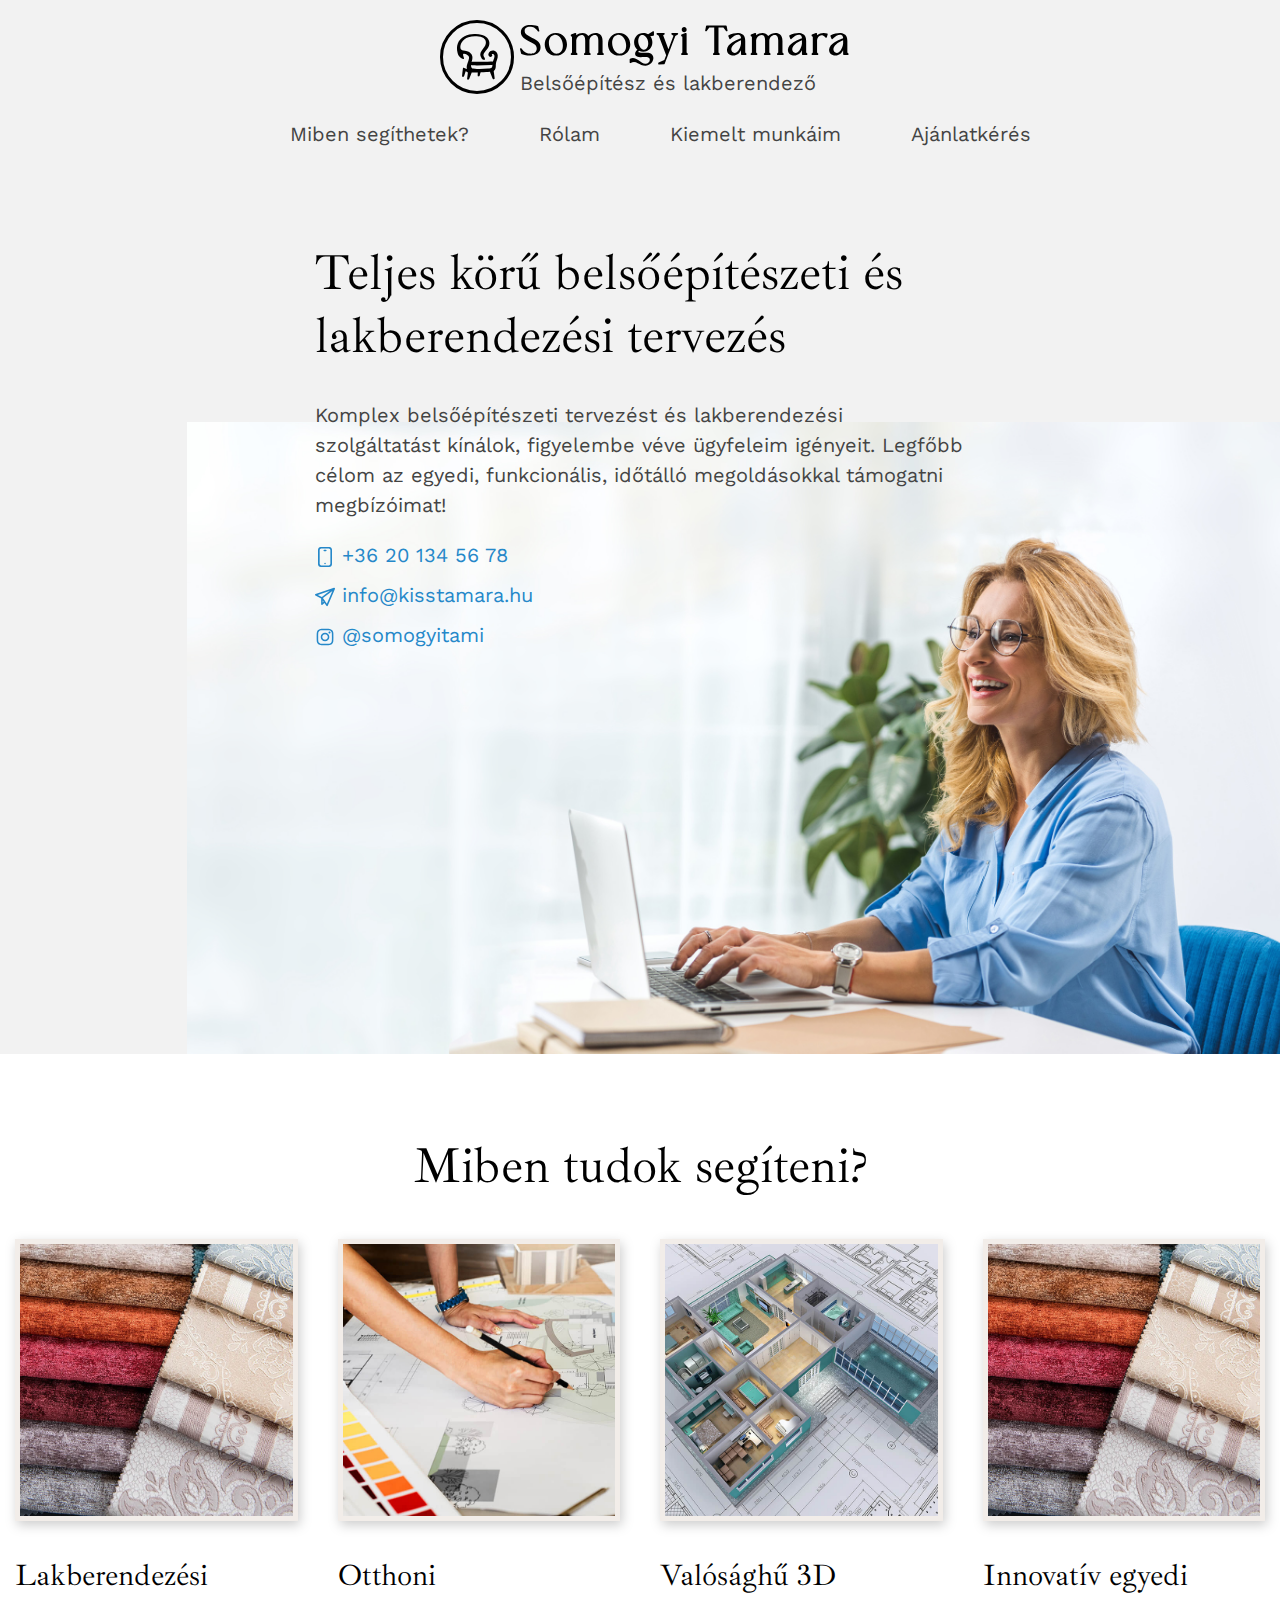
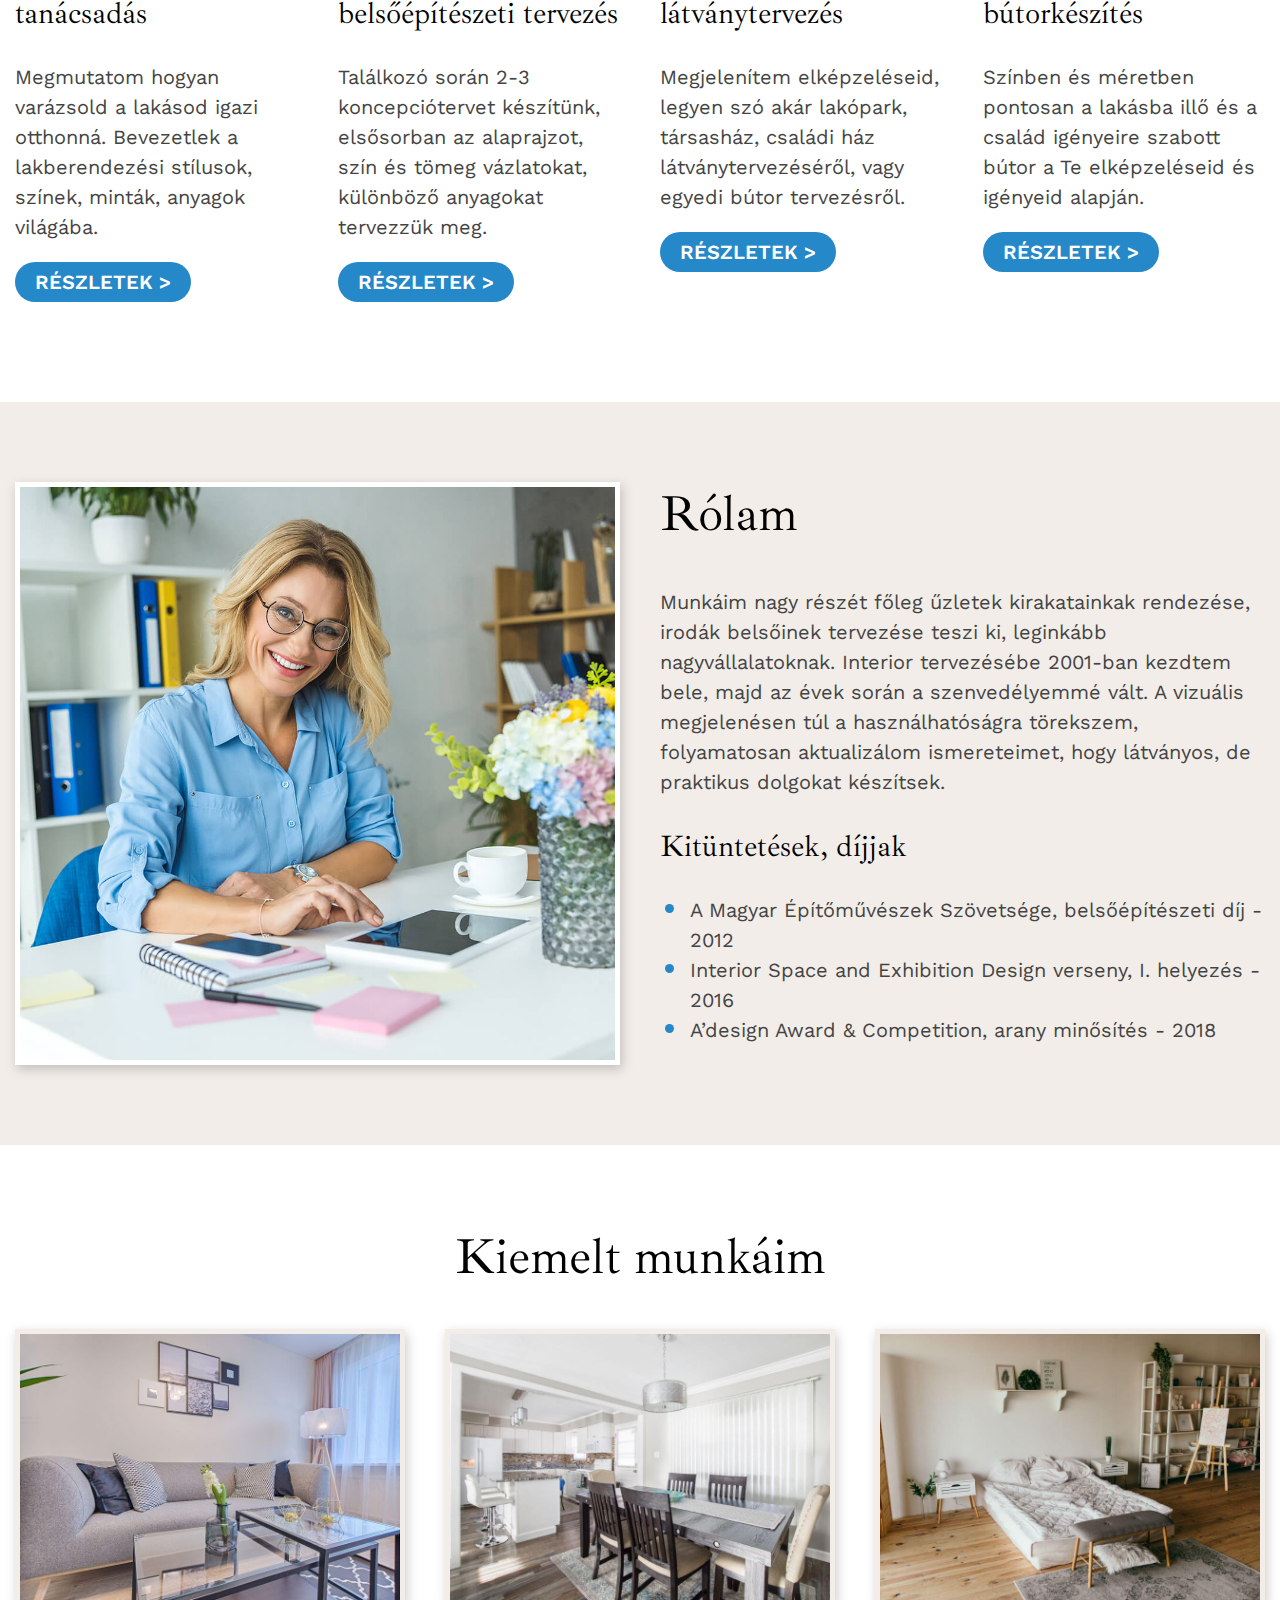
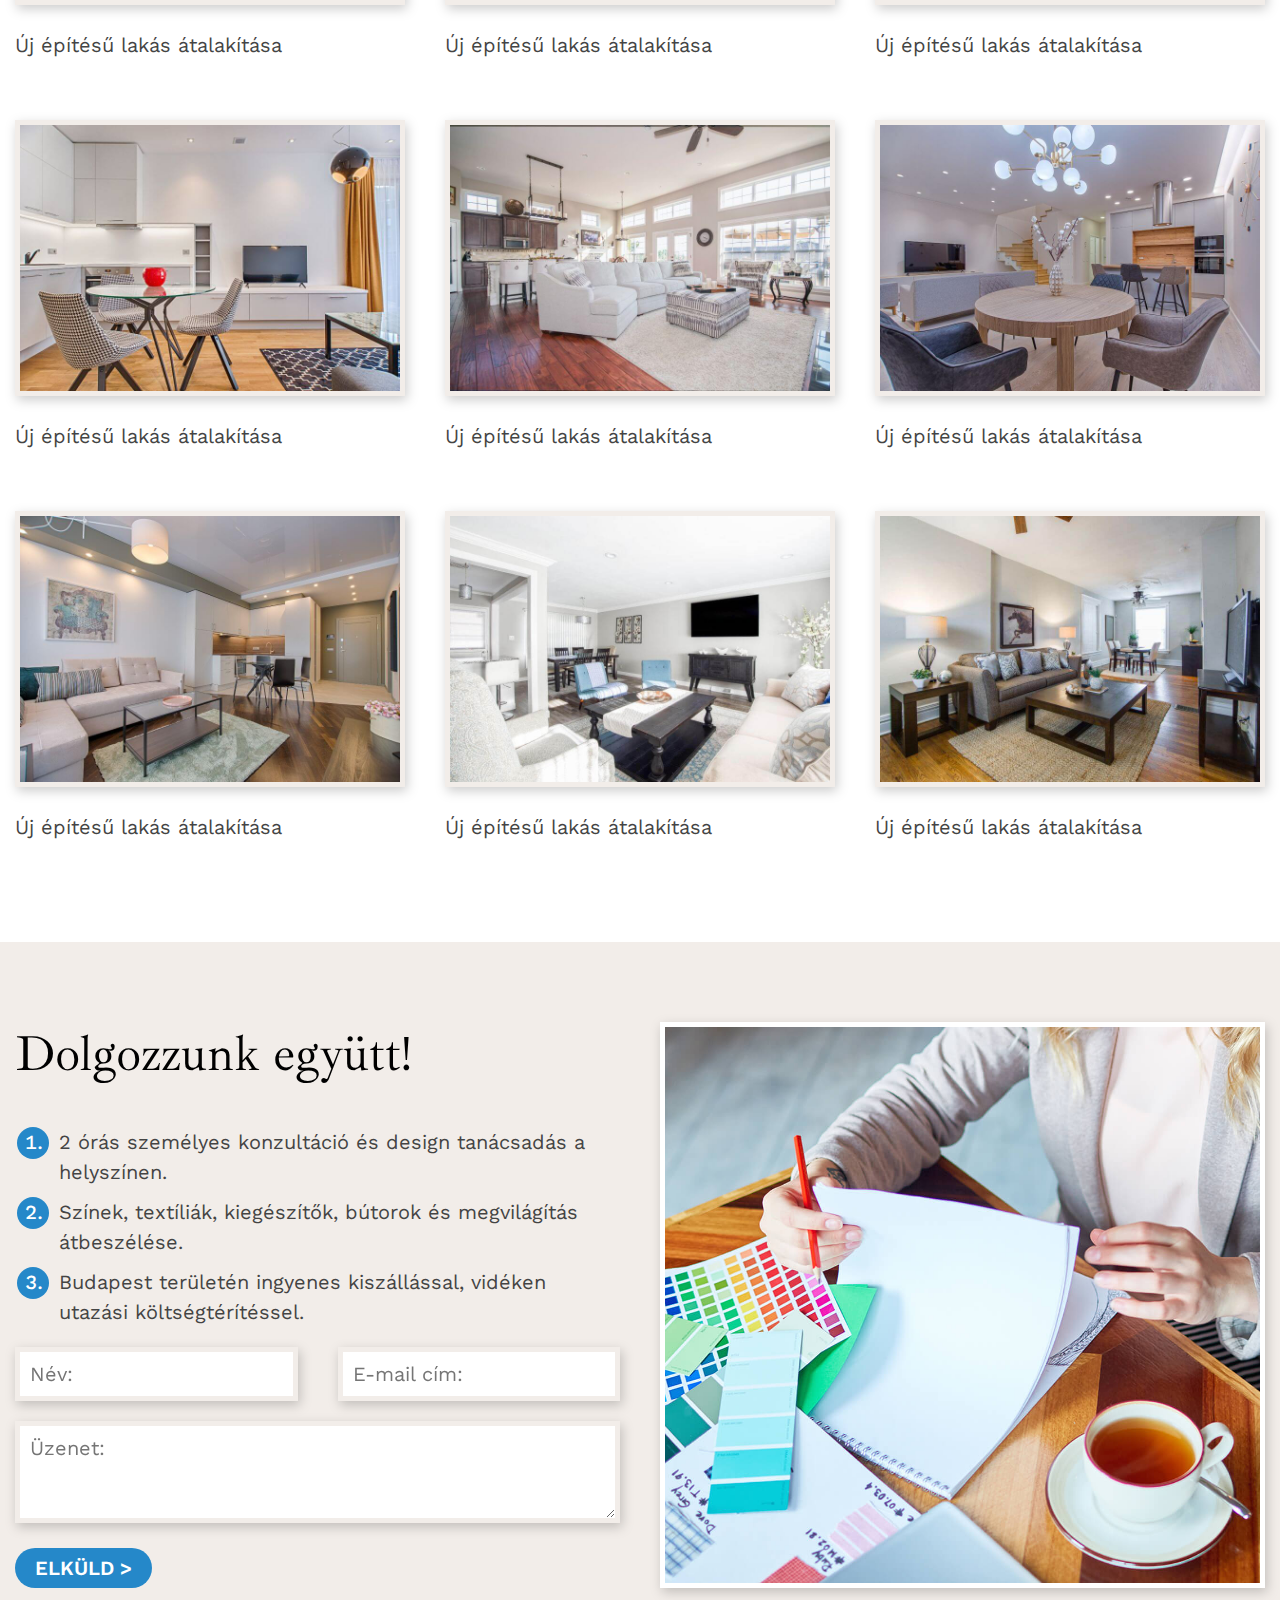
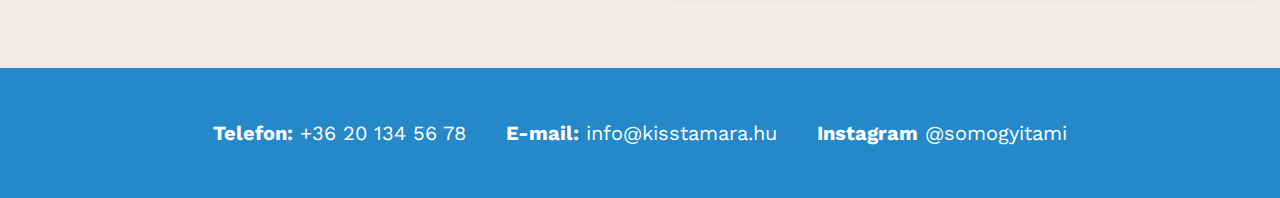
<file: index.html>
<!DOCTYPE html>
<html lang="en">
  <head>
    <meta charset="UTF-8" />
    <meta name="viewport" content="width=device-width, initial-scale=1.0" />
    <link rel="stylesheet" href="css/grid.css" />
    <link rel="stylesheet" href="css/style.css" />
    <title>Somogyi Tamara - Belsőépítész és lakberendező</title>
  </head>
  <body>
    <section id="hero">
      <header>
        <div class="content-box">
          <div id="logo">
            <a href="/">
              <span
                ><svg
                  xmlns="http://www.w3.org/2000/svg"
                  width="74"
                  height="74"
                  viewBox="0 0 74 74"
                  fill="none"
                >
                  <path
                    fill-rule="evenodd"
                    clip-rule="evenodd"
                    d="M51.7195 34.6772C51.7482 34.6282 51.7907 34.5596 51.8316 34.5076C52.213 34.0239 52.9354 33.9297 53.4963 34.2873C54.3577 34.8367 54.591 35.7174 54.4477 36.6596C54.3022 37.6167 53.9978 38.5649 53.6447 39.4682C53.3407 40.2465 53.0714 41.0296 52.8646 41.8257C52.7612 41.6547 52.5769 41.5449 52.3715 41.5449C51.8356 41.5449 51.356 41.5304 50.8778 41.5479C48.732 41.6254 46.5866 41.7626 44.4404 41.7845C40.5461 41.8246 36.6508 41.7975 32.7561 41.7994C32.369 41.7997 31.9604 41.7474 31.6012 41.8524L31.5675 41.8628C31.6869 41.457 31.8207 41.0533 31.9637 40.6505C33.2775 36.9445 32.0247 33.6974 28.6278 31.8552C27.0956 31.0242 25.4614 30.5564 23.7332 30.4062C23.259 30.365 22.775 30.3079 22.3225 30.1666C21.2754 29.8397 20.5955 29.1516 20.4387 28.0042C20.1677 26.0188 20.6637 24.1969 21.6517 22.5131C23.218 19.8436 25.5615 18.1635 28.4148 17.1968C31.7874 16.0542 35.2564 16.0008 38.7327 16.4485C39.9895 16.6107 41.2725 16.9189 42.4347 17.4231C45.6544 18.819 46.8035 22.2204 45.1886 25.3967C44.6701 26.4161 43.9847 27.3476 43.3563 28.3062C42.6937 29.317 41.9844 30.296 41.3338 31.3143C39.9805 33.4333 39.8742 35.576 41.3113 37.7232C41.5102 38.0203 41.6303 38.3794 41.8541 38.6506C42.1168 38.9693 42.4695 39.276 42.8414 39.4137C43.271 39.5732 43.7467 39.6066 44.4045 39.7257C44.6204 39.765 44.8392 39.6763 44.9705 39.4968C45.1018 39.3172 45.1229 39.0772 45.0246 38.8765C44.6766 38.1643 44.4538 37.5863 44.1298 37.0769C43.1846 35.5912 43.3145 34.1726 44.3366 32.7982C45.1465 31.709 45.9966 30.6514 46.7988 29.5567C47.3474 28.8084 47.9015 28.0528 48.3481 27.24C50.3734 23.5522 49.5219 19.4983 46.2295 16.9534C45.0039 16.0056 43.6284 15.3687 42.1673 14.919C39.5883 14.1255 36.9356 13.9226 34.2655 14.0246C30.889 14.1537 27.6043 14.7729 24.5605 16.3591C17.6282 19.972 15.8453 26.3282 17.6685 33.1554C18.2886 35.4781 19.6898 37.3062 21.8135 38.461C22.1981 38.6703 22.6444 38.7634 23.2862 38.9822C23.4938 39.0531 23.7227 38.9982 23.878 38.8409C24.0337 38.6832 24.0892 38.4499 24.0217 38.237C23.7884 37.4991 23.6157 37.0165 23.484 36.5224C23.3279 35.937 23.1258 35.3505 23.0765 34.7521C23.046 34.3852 23.1077 34.0862 23.2964 33.9C23.4836 33.7152 23.7735 33.664 24.1254 33.71C25.5488 33.8952 26.8481 34.4223 27.9511 35.3928C28.831 36.167 29.2062 37.1615 29.0295 38.313C28.892 39.2108 28.6162 40.0922 28.3394 40.9599C27.9464 42.1911 27.4312 43.3838 27.0764 44.6254C26.6529 46.1074 26.514 47.5768 27.0034 49.0318C25.9436 48.5966 24.8682 48.1555 23.7441 47.694C23.5765 47.6254 23.3867 47.6403 23.2314 47.7348C23.0761 47.8291 22.9727 47.9919 22.9517 48.1756C22.6284 50.9919 22.1803 53.6343 22.0417 56.276C22.0276 56.5476 22.1955 56.7943 22.4499 56.8748C22.9292 57.0261 23.2561 56.9682 23.4912 56.8488C23.8301 56.6763 24.0235 56.3176 24.157 55.9043C24.5296 54.7536 24.9034 53.6028 25.2858 52.455C25.4124 52.0748 25.5481 51.6979 25.6965 51.2861C26.4341 51.6589 27.1406 52.0162 27.8739 52.3872C27.6133 54.5655 27.3568 56.7093 27.1032 58.8294C27.0727 59.0854 27.2077 59.3324 27.437 59.4404C27.8993 59.6574 28.2606 59.6681 28.5368 59.5709C28.8477 59.4611 29.1064 59.2096 29.2708 58.753C29.5131 58.0804 29.7758 57.4164 30.0327 56.7494C30.5929 55.2941 31.1546 53.8395 31.7152 52.3868C33.7721 52.4528 35.7825 52.5174 37.7915 52.5819C37.7948 53.0297 37.7469 53.4656 37.7088 53.8929C37.6471 54.5818 37.6094 55.2507 37.7527 55.9102C37.7962 56.1094 37.9366 56.2719 38.125 56.3402C38.5447 56.4927 38.8448 56.4537 39.0654 56.3535C39.3876 56.2074 39.5995 55.8776 39.7203 55.4317C39.9602 54.5454 40.2588 53.6729 40.4569 52.7774C40.4899 52.6283 40.5182 52.5159 40.5995 52.4524C40.6905 52.3812 40.8197 52.376 40.9837 52.3712C42.6959 52.3208 44.4067 52.2139 46.1171 52.1097C47.3543 52.0344 48.5905 51.9349 49.8705 51.84C50.1064 52.3901 50.3368 52.9184 50.5505 53.4533C51.1818 55.0329 51.8023 56.6166 52.4245 58.1999C52.5983 58.642 52.8294 59.0371 53.1912 59.1944C53.4564 59.3098 53.8214 59.3421 54.3359 59.0883C54.554 58.9807 54.6839 58.7463 54.6617 58.5C54.6171 58.001 54.5899 57.4709 54.5184 56.9471C54.2731 55.1431 54.0079 53.342 53.7619 51.538C53.7474 51.4301 53.7289 51.3236 53.7209 51.219C53.714 51.1251 53.7195 51.0316 53.8189 50.9489C55.1563 49.8371 55.7027 48.3184 55.7887 46.6071C55.8268 45.8451 55.8206 45.0813 55.8431 44.3186C55.8907 42.7268 56.4367 41.2689 57.0183 39.8203C57.5985 38.375 57.9036 36.8788 57.7451 35.3082C57.5463 33.3391 56.6247 31.8474 54.8718 30.9615C52.7649 29.8965 50.0592 30.6863 48.9138 32.6713C48.388 33.5817 48.1569 34.5596 48.6083 35.6012C48.9602 36.4125 49.5411 36.9749 50.4456 37.0109C51.4061 37.0488 52.0069 36.5123 52.311 35.6098C52.4035 35.3353 52.2881 35.0329 52.0388 34.8949C51.914 34.8259 51.7878 34.7309 51.7195 34.6772ZM52.4412 44.6937C52.1767 44.8183 51.8077 44.8984 51.2903 44.9311C45.0866 45.3206 38.8771 45.4942 32.6614 45.3651C32.504 45.3618 32.3469 45.3451 32.1897 45.3343C31.7028 45.3006 31.3179 45.1722 31.0301 44.9789C31.0258 45.1281 31.0251 45.2779 31.028 45.4285C31.0349 45.7728 31.0762 46.12 31.1386 46.4587C31.3578 47.6492 32.0221 48.4341 33.2053 48.6237C34.4248 48.8192 35.6595 48.9809 36.8917 49.0199C40.6524 49.1379 44.4107 49.0388 48.1533 48.6048C48.8971 48.5187 49.6412 48.3748 50.3658 48.1808C51.0109 48.0079 51.4808 47.7682 51.8015 47.388C52.1241 47.0059 52.2892 46.4917 52.373 45.8169C52.4024 45.581 52.4412 45.3425 52.4383 45.1058C52.4365 44.9678 52.4376 44.8302 52.4412 44.6937Z"
                    fill="black"
                  />
                  <circle
                    cx="37"
                    cy="37"
                    r="35.5"
                    stroke="black"
                    stroke-width="3"
                  /></svg
              ></span>
              <span>
                <span
                  ><svg
                    xmlns="http://www.w3.org/2000/svg"
                    width="329"
                    height="41"
                    viewBox="0 0 329 41"
                    fill="none"
                  >
                    <path
                      d="M133.955 6.89428C133.955 6.65413 133.828 6.4324 133.624 6.31316C133.418 6.19435 133.166 6.19602 132.963 6.31818L128.104 9.23713C126.726 8.38785 125.07 7.91216 123.233 7.91216C117.744 7.91216 114.089 12.1013 114.089 17.2941C114.089 20.2996 115.342 22.9834 117.427 24.6879C116.85 25.2154 116.266 25.8409 115.837 26.5195C115.395 27.2177 115.116 27.9733 115.116 28.7397C115.116 29.6643 115.384 30.3442 115.824 30.8504C116.251 31.3412 116.855 31.6725 117.598 31.8708C118.452 32.0984 119.505 32.1519 120.644 32.1319C122.624 32.0971 124.882 31.8403 126.72 32.0758C128.269 32.2737 129.511 32.8192 129.768 34.427C130.104 36.664 128.019 38.5375 125.649 38.6781C124.37 38.7408 123.209 38.3065 122.094 37.6803C120.888 37.0025 119.736 36.1009 118.568 35.2801C116.003 33.4786 113.356 32.0955 110.051 33.6363C109.817 33.7451 109.668 33.9827 109.668 34.2442V37.5355C109.668 37.7761 109.794 37.9982 110 38.117C110.205 38.2363 110.458 38.2338 110.661 38.1108C113.438 36.4314 115.588 37.1272 117.744 38.1702C120.181 39.3491 122.636 40.9201 125.799 40.7318C125.799 40.7318 125.8 40.7318 125.8 40.7318C128.633 40.5586 131.289 38.7718 132.576 36.2817C134.322 32.9581 133.276 28.9682 129.472 28.0101C129.469 28.0093 129.466 28.0084 129.462 28.0076C127.593 27.5687 123.738 28.0093 120.953 27.793C120.13 27.7285 119.409 27.611 118.897 27.3633C118.584 27.2119 118.361 27.0169 118.361 26.6902C118.361 26.532 118.483 26.3743 118.613 26.2028C118.733 26.045 118.876 25.889 119.026 25.7409C120.252 26.3617 121.674 26.6759 123.233 26.6759C128.721 26.6759 132.376 22.4868 132.376 17.2941C132.376 14.934 131.617 12.8125 130.275 11.1708L133.397 10.6834C133.718 10.6336 133.955 10.3525 133.955 10.0224V6.89428ZM152.02 7.91216C151.657 7.91216 151.363 8.21171 151.363 8.58113V8.93758C151.363 9.15848 151.47 9.36473 151.649 9.48941L153.471 10.7583L148.424 24.1883L143.153 10.3584L144.415 9.49192C144.596 9.36766 144.705 9.15973 144.705 8.93758V8.58113C144.705 8.21171 144.41 7.91216 144.047 7.91216H137.179C136.816 7.91216 136.522 8.21171 136.522 8.58113V8.93758C136.522 9.16559 136.636 9.3777 136.824 9.5007L138.736 10.7487L146.144 30.1873L144.322 34.9512L138.648 37.5305C138.435 37.6271 138.288 37.8313 138.263 38.0668L138.184 38.7847C138.162 38.9793 138.226 39.1734 138.357 39.3161C138.488 39.4587 138.674 39.5361 138.866 39.5273L144.194 39.288C144.456 39.2763 144.685 39.1086 144.779 38.8605C144.779 38.8605 154.329 13.6434 155.315 11.0411L157.843 9.51242C158.042 9.39193 158.164 9.17354 158.164 8.93758V8.58113C158.164 8.21171 157.87 7.91216 157.507 7.91216H152.02ZM99.142 7.90714C91.7206 7.90714 87.9852 13.8337 87.9852 19.38C87.9852 24.9305 91.7148 30.5718 99.142 30.5718C106.57 30.5718 110.259 24.9313 110.259 19.38C110.259 13.8329 106.564 7.90714 99.142 7.90714ZM35.879 7.90714C28.4576 7.90714 24.7222 13.8337 24.7222 19.38C24.7222 24.9305 28.4518 30.5718 35.879 30.5718C43.307 30.5718 46.9963 24.9313 46.9963 19.38C46.9963 13.8329 43.3013 7.90714 35.879 7.90714ZM9.53764 1.81488C13.7353 1.81488 15.4761 3.07249 17.8145 6.28388C17.9382 6.45457 18.1344 6.55498 18.3429 6.55498H18.6974C18.9026 6.55498 19.0963 6.45708 19.2209 6.29099C19.3451 6.12448 19.3858 5.9086 19.3311 5.70737L18.1488 1.3689C18.0809 1.11913 17.8774 0.932122 17.6265 0.888194C15.062 0.440541 12.1762 0 9.97192 0C6.36813 0 0.868487 1.78978 0.868487 7.33189C0.868487 9.75298 2.03726 11.5783 3.67486 13.02C5.20964 14.3709 7.16185 15.3775 8.84509 16.2439C10.8656 17.2911 12.8889 18.1053 14.4093 19.2269C15.7858 20.2423 16.7205 21.5242 16.7394 23.5624C16.7378 27.1069 14.0342 28.7569 11.0778 28.7569C6.7399 28.7569 4.23662 27.5746 1.51209 23.6189C1.38872 23.4403 1.18803 23.334 0.973356 23.334H0.657515C0.453947 23.334 0.261482 23.4298 0.136873 23.5938C0.0126755 23.7582 -0.0300945 23.9716 0.0213118 24.172L1.12634 28.4703C1.1798 28.6782 1.32826 28.8473 1.52525 28.9251C3.30761 29.6271 5.70232 30.5718 10.1697 30.5718C15.5629 30.5718 20.5764 27.9277 20.5764 22.3559C20.5764 19.301 19.2053 17.2987 17.2013 15.7386C15.3293 14.2814 12.8799 13.2254 10.5551 12.0025C9.15353 11.2411 7.63437 10.5353 6.46889 9.54505C5.4128 8.64807 4.66597 7.503 4.66597 5.80568C4.66597 5.80275 4.66597 5.80024 4.66597 5.79732C4.63184 2.93024 7.26877 1.81488 9.53764 1.81488ZM225.225 27.5888V15.9678C225.225 12.8945 224.313 11.0072 223.127 9.83456C221.339 8.0657 218.865 7.91216 217.622 7.91216C215.481 7.91216 211.285 8.54766 208.612 10.3483C208.356 10.5207 208.252 10.8504 208.361 11.1424L209.346 13.794C209.425 14.0065 209.604 14.1638 209.823 14.2115C210.041 14.2592 210.268 14.191 210.426 14.0304C213.188 11.2198 215.775 9.72704 217.978 9.72704C220.747 9.72704 221.007 12.3205 221.008 13.274C219.748 13.8731 215.532 15.2102 212.099 17.4539C209.41 19.2118 207.218 21.5258 206.98 24.3866C206.626 28.4494 210.298 30.5718 213.317 30.5718C217.155 30.5718 219.553 28.1001 220.993 25.3095V29.3405C220.993 29.7099 221.288 30.0095 221.651 30.0095H225.831C226.194 30.0095 226.488 29.7099 226.488 29.3405V28.9841C226.488 28.787 226.403 28.6 226.255 28.4728L225.225 27.5888ZM327.352 27.5888V15.9678C327.352 12.8945 326.439 11.0072 325.254 9.83456C323.466 8.0657 320.992 7.91216 319.749 7.91216C317.608 7.91216 313.412 8.54766 310.739 10.3483C310.483 10.5207 310.379 10.8504 310.487 11.1424L311.472 13.794C311.551 14.0065 311.731 14.1638 311.949 14.2115C312.168 14.2592 312.395 14.191 312.553 14.0304C315.315 11.2198 317.901 9.72704 320.104 9.72704C322.874 9.72704 323.133 12.3205 323.135 13.274C321.875 13.8731 317.658 15.2102 314.226 17.4539C311.536 19.2118 309.345 21.5258 309.107 24.3866C308.753 28.4494 312.425 30.5718 315.443 30.5718C319.281 30.5718 321.68 28.1001 323.12 25.3095V29.3405C323.12 29.7099 323.414 30.0095 323.777 30.0095H327.957C328.321 30.0095 328.615 29.7099 328.615 29.3405V28.9841C328.615 28.787 328.53 28.6 328.382 28.4728L327.352 27.5888ZM286.158 27.5888V15.9678C286.158 12.8945 285.246 11.0072 284.061 9.83456C282.272 8.0657 279.798 7.91216 278.556 7.91216C276.415 7.91216 272.218 8.54766 269.546 10.3483C269.29 10.5207 269.185 10.8504 269.294 11.1424L270.279 13.794C270.358 14.0065 270.538 14.1638 270.756 14.2115C270.974 14.2592 271.202 14.191 271.36 14.0304C274.121 11.2198 276.708 9.72704 278.911 9.72704C281.681 9.72704 281.94 12.3205 281.941 13.274C280.681 13.8731 276.465 15.2102 273.033 17.4539C270.343 19.2118 268.151 21.5258 267.914 24.3866C267.56 28.4494 271.232 30.5718 274.25 30.5718C278.088 30.5718 280.487 28.1001 281.927 25.3095V29.3405C281.927 29.7099 282.221 30.0095 282.584 30.0095H286.764C287.127 30.0095 287.422 29.7099 287.422 29.3405V28.9841C287.422 28.787 287.336 28.6 287.188 28.4728L286.158 27.5888ZM262.463 27.5884V15.8875C262.463 13.0526 261.601 11.0792 260.359 9.80486C259.087 8.49871 257.399 7.91216 255.728 7.91216C252.894 7.91216 250.259 9.11162 248.201 11.0964C246.935 8.93047 244.726 7.91216 242.581 7.91216C240.152 7.91216 238.074 8.73969 236.129 10.2178V8.58113C236.129 8.21171 235.835 7.91216 235.472 7.91216H235.117C235.029 7.91216 234.942 7.93015 234.861 7.96488L231.036 9.60655C230.793 9.71114 230.634 9.9538 230.634 10.2228V10.5847C230.634 10.8098 230.746 11.0202 230.931 11.1436L231.898 11.7892V27.5884L230.868 28.4728C230.72 28.6 230.634 28.787 230.634 28.9841V29.3405C230.634 29.7099 230.929 30.0095 231.292 30.0095H236.736C237.099 30.0095 237.393 29.7099 237.393 29.3405V28.9841C237.393 28.787 237.308 28.6 237.16 28.4728L236.129 27.5884V14.9859C236.68 12.0954 238.84 9.96802 241.515 9.96802C244.328 9.96802 245.084 12.4326 245.084 15.6465V27.5884L244.053 28.4728C243.905 28.6 243.82 28.787 243.82 28.9841V29.3405C243.82 29.7099 244.114 30.0095 244.478 30.0095H249.922C250.285 30.0095 250.579 29.7099 250.579 29.3405V28.9841C250.579 28.787 250.494 28.6 250.346 28.4728L249.316 27.5884V15.4043C249.683 12.2887 251.91 9.96802 254.662 9.96802C257.475 9.96802 258.231 12.4326 258.231 15.6465V27.5884L257.2 28.4728C257.052 28.6 256.967 28.787 256.967 28.9841V29.3405C256.967 29.7099 257.261 30.0095 257.624 30.0095H263.068C263.431 30.0095 263.726 29.7099 263.726 29.3405V28.9841C263.726 28.787 263.64 28.6 263.492 28.4728L262.463 27.5884ZM206.649 1.09989C206.587 0.787367 206.317 0.562286 206.004 0.562286H186.703C186.39 0.562286 186.12 0.787367 186.058 1.09989L185.19 5.51366C185.151 5.7103 185.201 5.91404 185.326 6.06884C185.451 6.22405 185.637 6.314 185.834 6.314H186.19C186.401 6.314 186.599 6.21108 186.722 6.03746L189.329 2.37716H194.218C194.218 2.37716 194.218 24.6824 194.218 27.5888L193.188 28.4728C193.04 28.6 192.954 28.787 192.954 28.9841V29.3405C192.954 29.7099 193.249 30.0095 193.612 30.0095H199.095C199.458 30.0095 199.752 29.7099 199.752 29.3405V28.9841C199.752 28.787 199.667 28.6 199.519 28.4728L198.489 27.5888C198.489 27.5888 198.489 6.43616 198.489 2.37716H203.378L205.984 6.03746C206.108 6.21108 206.306 6.314 206.517 6.314H206.872C207.07 6.314 207.256 6.22405 207.381 6.06884C207.506 5.91404 207.556 5.7103 207.517 5.51366L206.649 1.09989ZM166.621 27.5888V8.58113C166.621 8.21171 166.326 7.91216 165.963 7.91216H165.609C165.521 7.91216 165.433 7.93015 165.352 7.96488L161.527 9.61157C161.284 9.71658 161.126 9.95923 161.126 10.2278V10.5893C161.126 10.811 161.234 11.0185 161.414 11.1432L162.35 11.7875V27.5951L161.351 28.4795C161.208 28.6067 161.126 28.7908 161.126 28.9841V29.3405C161.126 29.7099 161.42 30.0095 161.783 30.0095H167.227C167.59 30.0095 167.884 29.7099 167.884 29.3405V28.9841C167.884 28.787 167.799 28.6 167.651 28.4728L166.621 27.5888ZM303.669 7.91216C301.189 7.91216 299.095 8.66397 297.063 10.2132V8.58113C297.063 8.21171 296.768 7.91216 296.405 7.91216H296.051C295.963 7.91216 295.876 7.93015 295.795 7.96488L291.97 9.60655C291.726 9.71114 291.568 9.9538 291.568 10.2228V10.5847C291.568 10.8064 291.676 11.0139 291.856 11.1382L292.791 11.7829V27.5951L291.793 28.4795C291.65 28.6067 291.568 28.7908 291.568 28.9841V29.3405C291.568 29.7099 291.862 30.0095 292.225 30.0095H297.668C298.032 30.0095 298.326 29.7099 298.326 29.3405V28.9841C298.326 28.787 298.241 28.6 298.093 28.4728L297.063 27.5884V14.9855C297.464 12.8652 299.003 10.3295 301.459 10.3295C302.67 10.3295 304.113 10.9085 305.717 12.6489C305.879 12.8251 306.121 12.8983 306.352 12.8414C306.582 12.7845 306.764 12.6062 306.829 12.3741L307.658 9.40364C307.745 9.08987 307.598 8.75768 307.309 8.61711C306.238 8.09666 304.955 7.91216 303.669 7.91216ZM82.5756 27.5884V15.8875C82.5756 13.0526 81.7145 11.0792 80.4725 9.80486C79.1997 8.49871 77.5119 7.91216 75.8418 7.91216C73.0067 7.91216 70.3726 9.11162 68.3143 11.0964C67.0481 8.93047 64.8388 7.91216 62.695 7.91216C60.2657 7.91216 58.1869 8.73969 56.2425 10.2178V8.58113C56.2425 8.21171 55.9484 7.91216 55.5849 7.91216H55.2304C55.1424 7.91216 55.0556 7.93015 54.9746 7.96488L51.1496 9.60655C50.9057 9.71114 50.7474 9.9538 50.7474 10.2228V10.5847C50.7474 10.8098 50.8592 11.0202 51.0443 11.1436L52.0107 11.7892V27.5884L50.9809 28.4728C50.8329 28.6 50.7474 28.787 50.7474 28.9841V29.3405C50.7474 29.7099 51.0418 30.0095 51.4049 30.0095H56.8491C57.2122 30.0095 57.5067 29.7099 57.5067 29.3405V28.9841C57.5067 28.787 57.4211 28.6 57.2731 28.4728L56.2425 27.5884V14.9859C56.7927 12.0954 58.9526 9.96802 61.6286 9.96802C64.4412 9.96802 65.197 12.4326 65.197 15.6465V27.5884L64.1669 28.4728C64.0188 28.6 63.9333 28.787 63.9333 28.9841V29.3405C63.9333 29.7099 64.2277 30.0095 64.5909 30.0095H70.0354C70.3985 30.0095 70.693 29.7099 70.693 29.3405V28.9841C70.693 28.787 70.6074 28.6 70.4594 28.4728L69.4288 27.5884V15.4043C69.7969 12.2887 72.0234 9.96802 74.7755 9.96802C77.588 9.96802 78.3439 12.4326 78.3439 15.6465V27.5884L77.3137 28.4728C77.1656 28.6 77.0801 28.787 77.0801 28.9841V29.3405C77.0801 29.7099 77.3746 30.0095 77.7377 30.0095H83.1814C83.545 30.0095 83.839 29.7099 83.839 29.3405V28.9841C83.839 28.787 83.7539 28.6 83.6058 28.4728L82.5756 27.5884ZM37.7975 28.5251C37.7946 28.5255 37.7913 28.5264 37.7885 28.5268C35.6343 29.0163 33.7348 28.2017 32.2567 26.7115C30.7055 25.1476 29.6107 22.8521 29.1432 20.4557C28.2668 15.8825 29.6515 10.883 33.963 9.95338C33.9638 9.95338 33.9651 9.95296 33.9659 9.95296C38.3539 8.98569 41.662 13.294 42.5758 17.945C42.5762 17.9471 42.577 17.9496 42.5775 17.9521C43.527 22.5236 42.1806 27.5959 37.7975 28.5251ZM101.06 28.5251C101.057 28.5255 101.054 28.5264 101.051 28.5268C98.8969 29.0163 96.9973 28.2017 95.5197 26.7115C93.9685 25.1476 92.8733 22.8521 92.4062 20.4557C91.5294 15.8825 92.914 10.883 97.2256 9.95338C97.2268 9.95338 97.2277 9.95296 97.2289 9.95296C101.617 8.98569 104.925 13.294 105.839 17.945C105.839 17.9471 105.84 17.9496 105.84 17.9521C106.79 22.5236 105.444 27.5959 101.06 28.5251ZM220.993 18.8604C220.738 20.9732 219.818 23.8679 218.279 25.8501C217.329 27.0742 216.143 27.9536 214.699 27.9536C212.537 27.9536 211.289 26.1789 211.289 24.2837C211.289 22.299 212.391 20.7213 213.89 19.4206C215.99 17.5982 218.868 16.3159 220.993 15.329V18.8604ZM323.12 18.8604C322.865 20.9732 321.945 23.8679 320.406 25.8501C319.456 27.0742 318.27 27.9536 316.826 27.9536C314.664 27.9536 313.415 26.1789 313.415 24.2837C313.415 22.299 314.518 20.7213 316.017 19.4206C318.117 17.5982 320.995 16.3159 323.12 15.329V18.8604ZM281.927 18.8604C281.671 20.9732 280.752 23.8679 279.213 25.8501C278.262 27.0742 277.076 27.9536 275.632 27.9536C273.47 27.9536 272.222 26.1789 272.222 24.2837C272.222 22.299 273.324 20.7213 274.823 19.4206C276.924 17.5982 279.802 16.3159 281.927 15.329V18.8604ZM125.606 24.3385C124.692 24.8347 123.677 24.8322 122.707 24.4364C121.117 23.7867 119.663 22.1233 118.836 19.8022C118.016 17.4288 118.023 14.9211 118.72 12.9937C119.156 11.7888 119.86 10.8131 120.818 10.2906C120.819 10.2902 120.819 10.2897 120.82 10.2893C121.749 9.77808 122.774 9.77641 123.748 10.1726C125.342 10.8211 126.786 12.4883 127.59 14.7864C127.59 14.7876 127.591 14.7884 127.591 14.7897C128.434 17.161 128.435 19.6679 127.734 21.6028C127.295 22.8152 126.58 23.8001 125.606 24.3385ZM164.189 7.15659C165.532 7.15659 166.66 6.00901 166.66 4.64262C166.66 3.22561 165.528 2.08849 164.189 2.08849C162.797 2.08849 161.718 3.22561 161.718 4.64262C161.718 6.00901 162.792 7.15659 164.189 7.15659Z"
                      fill="black"
                    /></svg
                ></span>
                <span>Belsőépítész és lakberendező</span></span
              >
            </a>
          </div>
          <div id="menu">
            <nav>
              <ul>
                <li><a href="#services">Miben segíthetek?</a></li>
                <li><a href="#about">Rólam</a></li>
                <li><a href="#portfolio">Kiemelt munkáim</a></li>
                <li><a href="#work">Ajánlatkérés</a></li>
              </ul>
            </nav>
          </div>
        </div>
      </header>

      <div class="content-box">
        <div id="hero-txt">
          <h1>Teljes körű belsőépítészeti és lakberendezési tervezés</h1>
          <p>
            Komplex belsőépítészeti tervezést és lakberendezési szolgáltatást
            kínálok, figyelembe véve ügyfeleim igényeit. Legfőbb célom az
            egyedi, funkcionális, időtálló megoldásokkal támogatni megbízóimat!
          </p>
          <ul id="contact-info">
            <li>
              <a href="tel:+3612345678"
                ><img src="./img/phone.svg" alt="phone" />+36 20 134 56 78</a
              >
            </li>
            <li>
              <a href="mailto:info@kisstamara.hu"
                ><img
                  src="./img/paper-plane.svg"
                  alt="paper-plane"
                />info@kisstamara.hu</a
              >
            </li>
            <li>
              <a href="https://instagram.com"
                ><img
                  src="./img/instagram.svg"
                  alt="instagram"
                />@somogyitami</a
              >
            </li>
          </ul>
        </div>
      </div>
    </section>
    <main>
      <section id="services">
        <div class="content-box">
          <h2 class="align-center">Miben tudok segíteni?</h2>
          <div class="column-4">
            <div>
              <img src="./img/lakberendezesi-tanacsadas.jpg" alt="tanacsadas" />
              <h3>Lakberendezési tanácsadás</h3>
              <p>
                Megmutatom hogyan varázsold a lakásod igazi otthonná. Bevezetlek
                a lakberendezési stílusok, színek, minták, anyagok világába.
              </p>
              <p><a class="button" href="#">részletek ></a></p>
            </div>
            <div>
              <img src="./img/belsoepiteszeti-tervezes.jpg" alt="tanacsadas" />
              <h3>Otthoni belsőépítészeti tervezés</h3>
              <p>
                Találkozó során 2-3 koncepciótervet készítünk, elsősorban az
                alaprajzot, szín és tömeg vázlatokat, különböző anyagokat
                tervezzük meg.
              </p>
              <p><a class="button" href="#">részletek ></a></p>
            </div>
            <div>
              <img
                src="./img/valosaghu-3d-latvanytervezes.jpg"
                alt="tanacsadas"
              />
              <h3>Valósághű 3D látványtervezés</h3>
              <p>
                Megjelenítem elképzeléseid, legyen szó akár lakópark, társasház,
                családi ház látványtervezéséről, vagy egyedi bútor tervezésről.
              </p>
              <p><a class="button" href="#">részletek ></a></p>
            </div>
            <div>
              <img src="./img/lakberendezesi-tanacsadas.jpg" alt="tanacsadas" />
              <h3>Innovatív egyedi bútorkészítés</h3>
              <p>
                Színben és méretben pontosan a lakásba illő és a család
                igényeire szabott bútor a Te elképzeléseid és igényeid alapján.
              </p>
              <p><a class="button" href="#">részletek ></a></p>
            </div>
          </div>
        </div>
      </section>
      <section id="about" class="beige">
        <div class="content-box">
          <div class="row">
            <div class="col-1-2">
              <img class="cover-img" src="./img/kiss-tamara-interior-designer.jpg" alt="tamara" />
            </div>
            <div class="col-1-2">
              <h2>Rólam</h2>
              <p>
                Munkáim nagy részét főleg űzletek kirakatainkak rendezése,
                irodák belsőinek tervezése teszi ki, leginkább
                nagyvállalatoknak. Interior tervezésébe 2001-ban kezdtem bele,
                majd az évek során a szenvedélyemmé vált. A vizuális
                megjelenésen túl a használhatóságra törekszem, folyamatosan
                aktualizálom ismereteimet, hogy látványos, de praktikus dolgokat
                készítsek.
              </p>
              <h3>Kitüntetések, díjjak</h3>
              <ul>
                <li>
                  A Magyar Építőművészek Szövetsége, belsőépítészeti díj - 2012
                </li>
                <li>
                  Interior Space and Exhibition Design verseny, I. helyezés -
                  2016
                </li>
                <li>A’design Award & Competition, arany minősítés - 2018</li>
              </ul>
            </div>
          </div>
        </div>
      </section>
      <section id="portfolio">
        <div class="content-box">
          <h2 class="align-center">Kiemelt munkáim</h2>
          <div class="column-3">
            <div><img src="./img/portfolio-1.jpg" alt="portfolio"><p>Új építésű lakás átalakítása</p></div>
            <div><img src="./img/portfolio-2.jpg" alt="portfolio"><p>Új építésű lakás átalakítása</p></div>
            <div><img src="./img/portfolio-3.jpg" alt="portfolio"><p>Új építésű lakás átalakítása</p></div>
            <div><img src="./img/portfolio-4.jpg" alt="portfolio"><p>Új építésű lakás átalakítása</p></div>
            <div><img src="./img/portfolio-5.jpg" alt="portfolio"><p>Új építésű lakás átalakítása</p></div>
            <div><img src="./img/portfolio-6.jpg" alt="portfolio"><p>Új építésű lakás átalakítása</p></div>
            <div><img src="./img/portfolio-7.jpg" alt="portfolio"><p>Új építésű lakás átalakítása</p></div>
            <div><img src="./img/portfolio-8.jpg" alt="portfolio"><p>Új építésű lakás átalakítása</p></div>
            <div><img src="./img/portfolio-9.jpg" alt="portfolio"><p>Új építésű lakás átalakítása</p></div>
          </div>
        </div>
      </section>
      <section id="work" class="beige">
        <div class="content-box">
          <div class="row">
            
            <div class="col-1-2">
              <h2>Dolgozzunk együtt!</h2>
              <ol>
                <li>
                 2 órás személyes konzultáció és design tanácsadás a helyszínen.
                </li>
                <li>
                  Színek, textíliák, kiegészítők, bútorok és megvilágítás átbeszélése.
                </li>
                <li>Budapest területén ingyenes kiszállással, vidéken utazási költségtérítéssel.</li>
              </ol>
              <form>
                <div class="row">
                  <div class="col-1-2">
                    <input type="text" placeholder="Név:">
                  </div>
                  <div class="col-1-2">
                    <input type="email" placeholder="E-mail cím:">
                  </div>
                </div>
                <textarea name="textarea" id="" cols="20" rows="3" placeholder="Üzenet:"></textarea>
                <input type="submit" value="Elküld >">
              </form>
            </div>
            <div class="col-1-2">
              <img class="cover-img" src="./img/dolgozzunk-egyutt.jpg" alt="dolgozzunk egyutt" />
            </div>
          </div>
        </div>
      </section>
    </main>
    <footer><div class="content-box">
      <p class="align-center">
        <ul>
        <li>
          <a href="tel:+3612345678"
            ><b>Telefon:</b> +36 20 134 56 78</a
          >
        </li>
        <li>
          <a href="mailto:info@kisstamara.hu"
            ><b>E-mail:</b> info@kisstamara.hu</a
          >
        </li>
        <li>
          <a href="https://instagram.com"
            ><b>Instagram</b> @somogyitami</a
          >
        </li>
      </ul></p>
    </div></footer>
  </body>
</html>
</file>
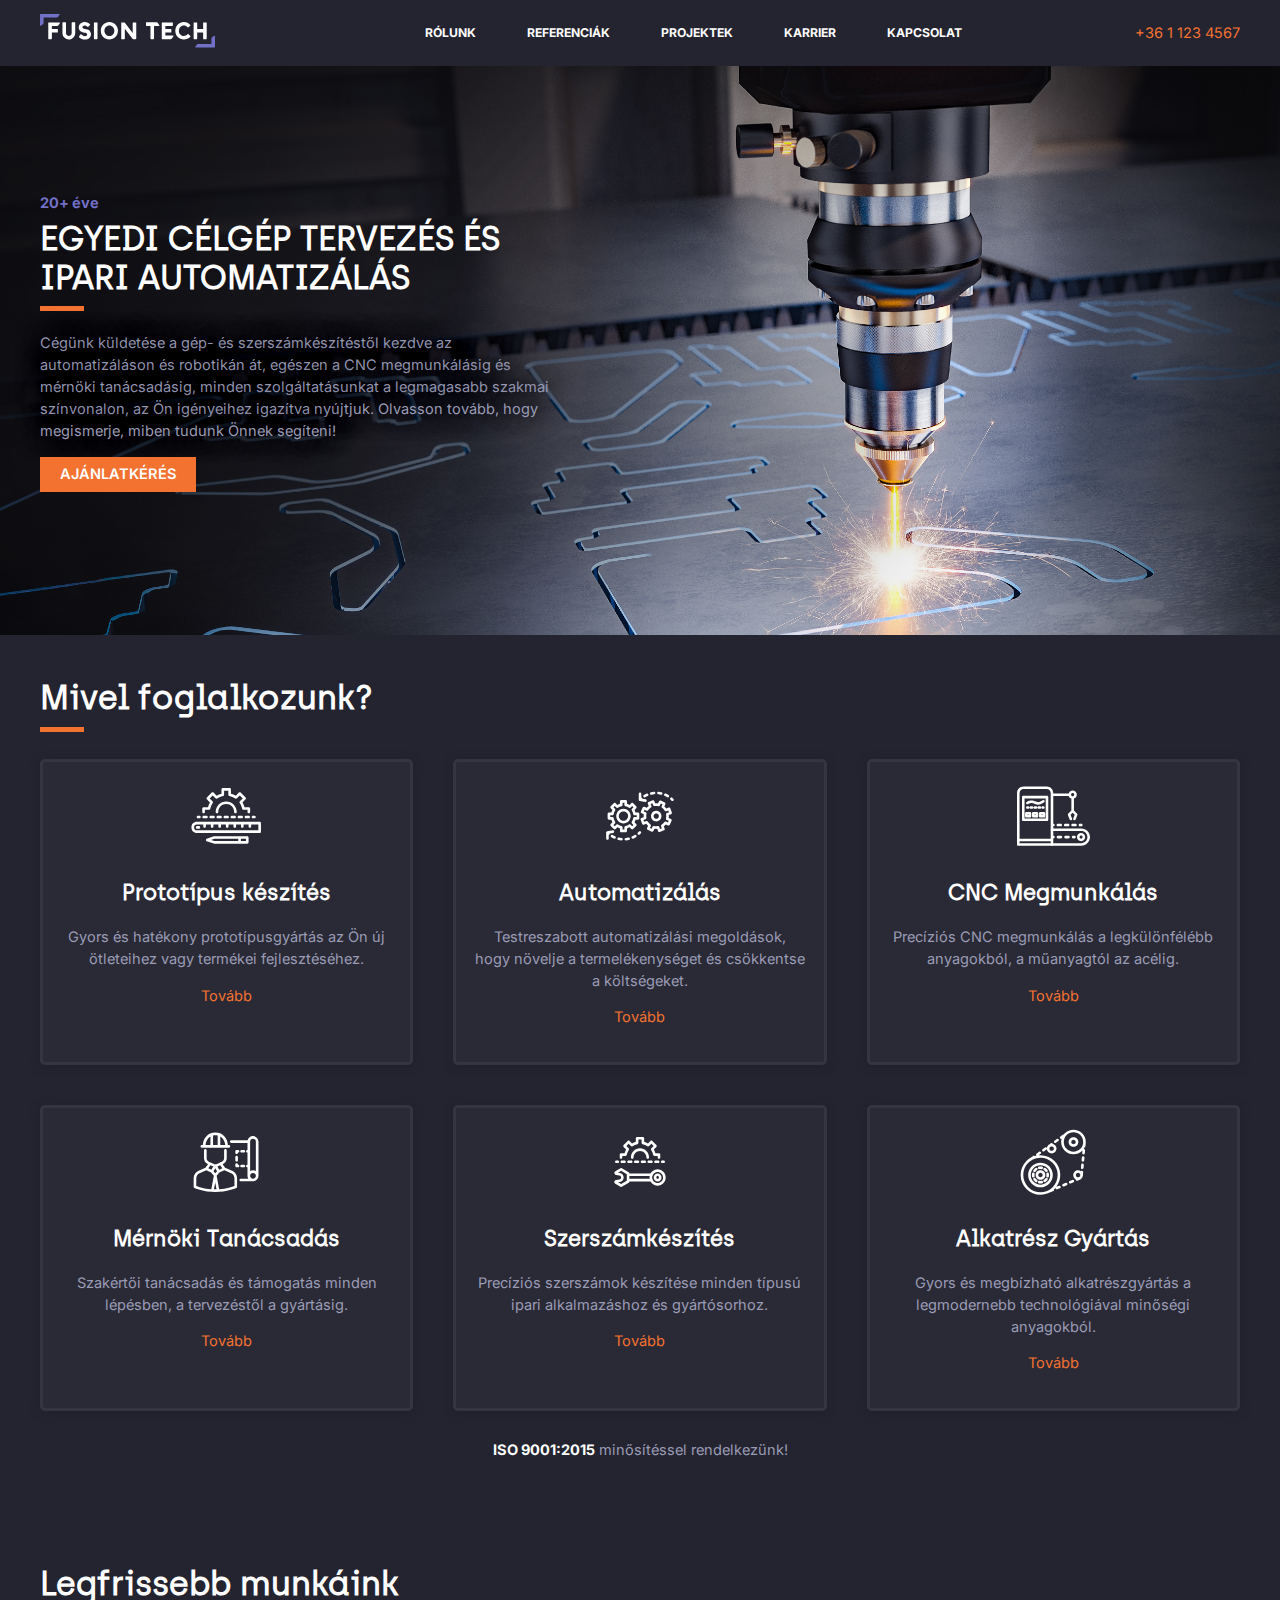
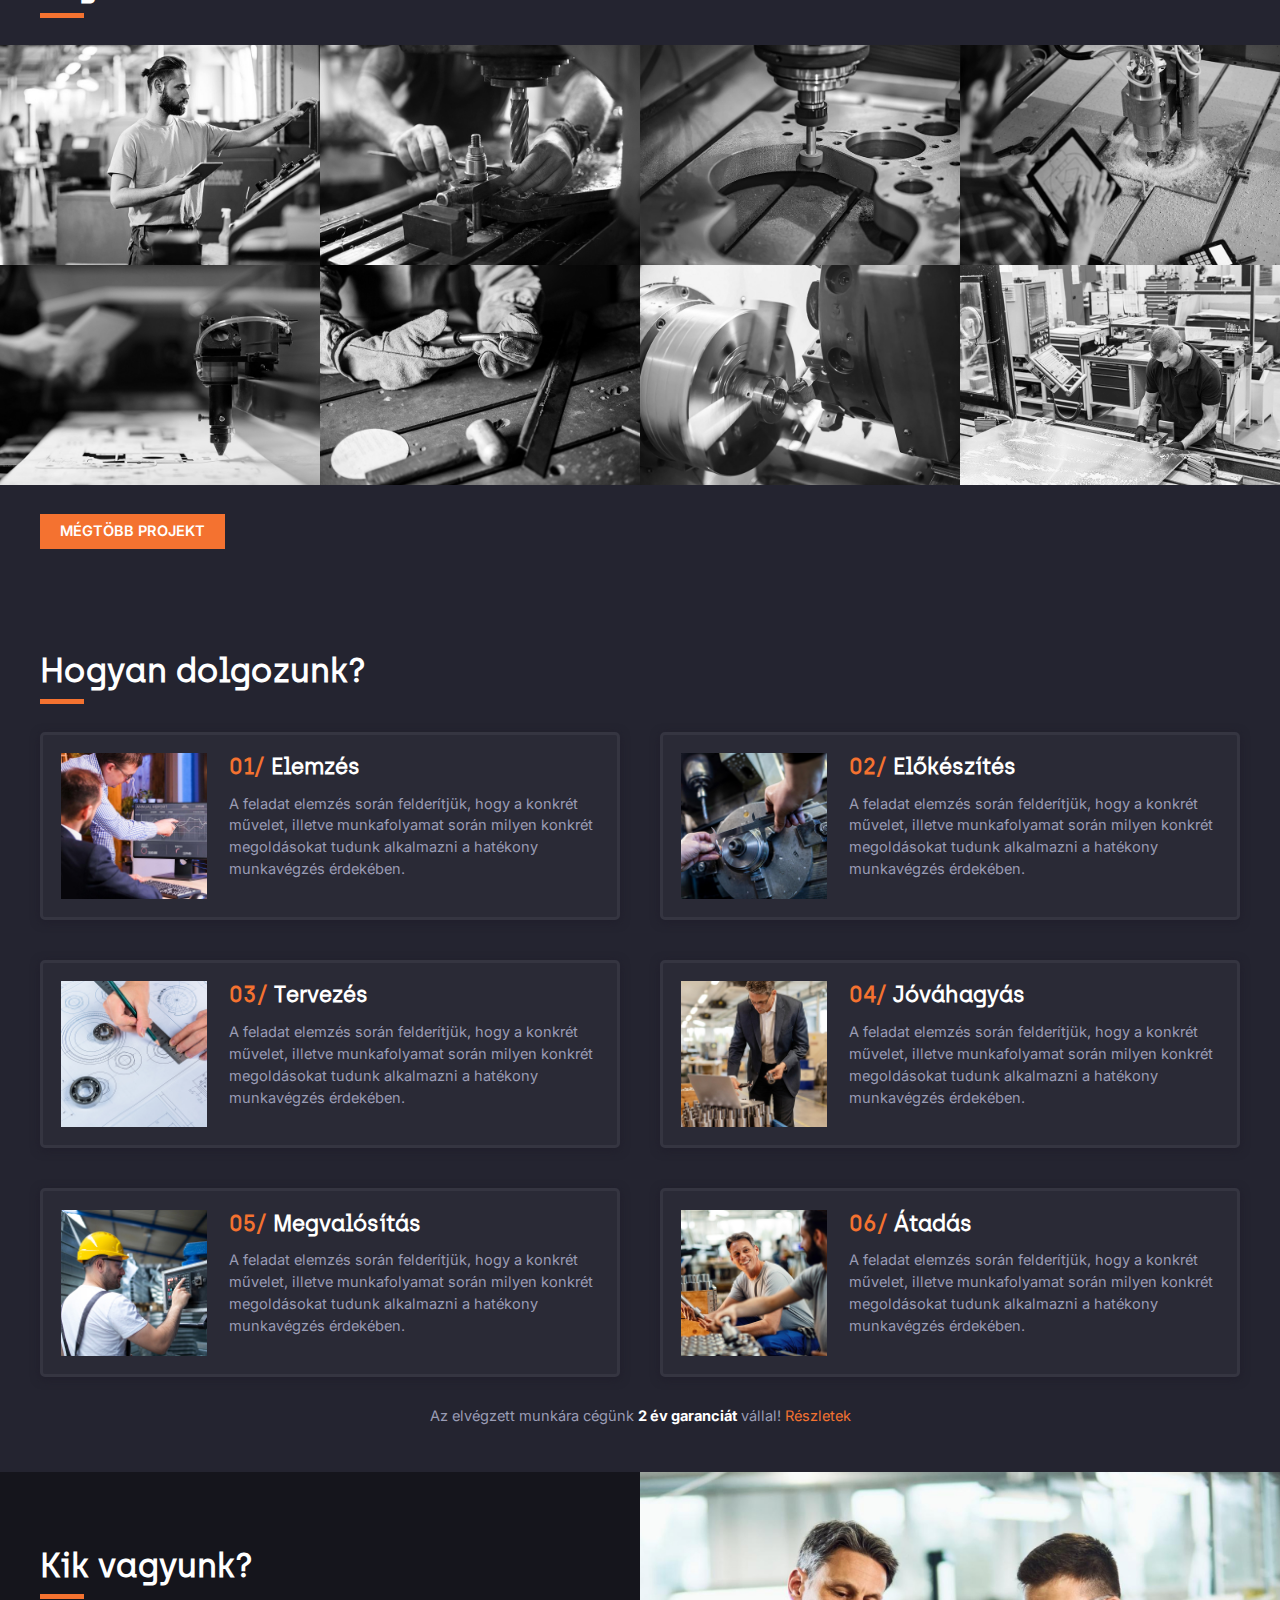
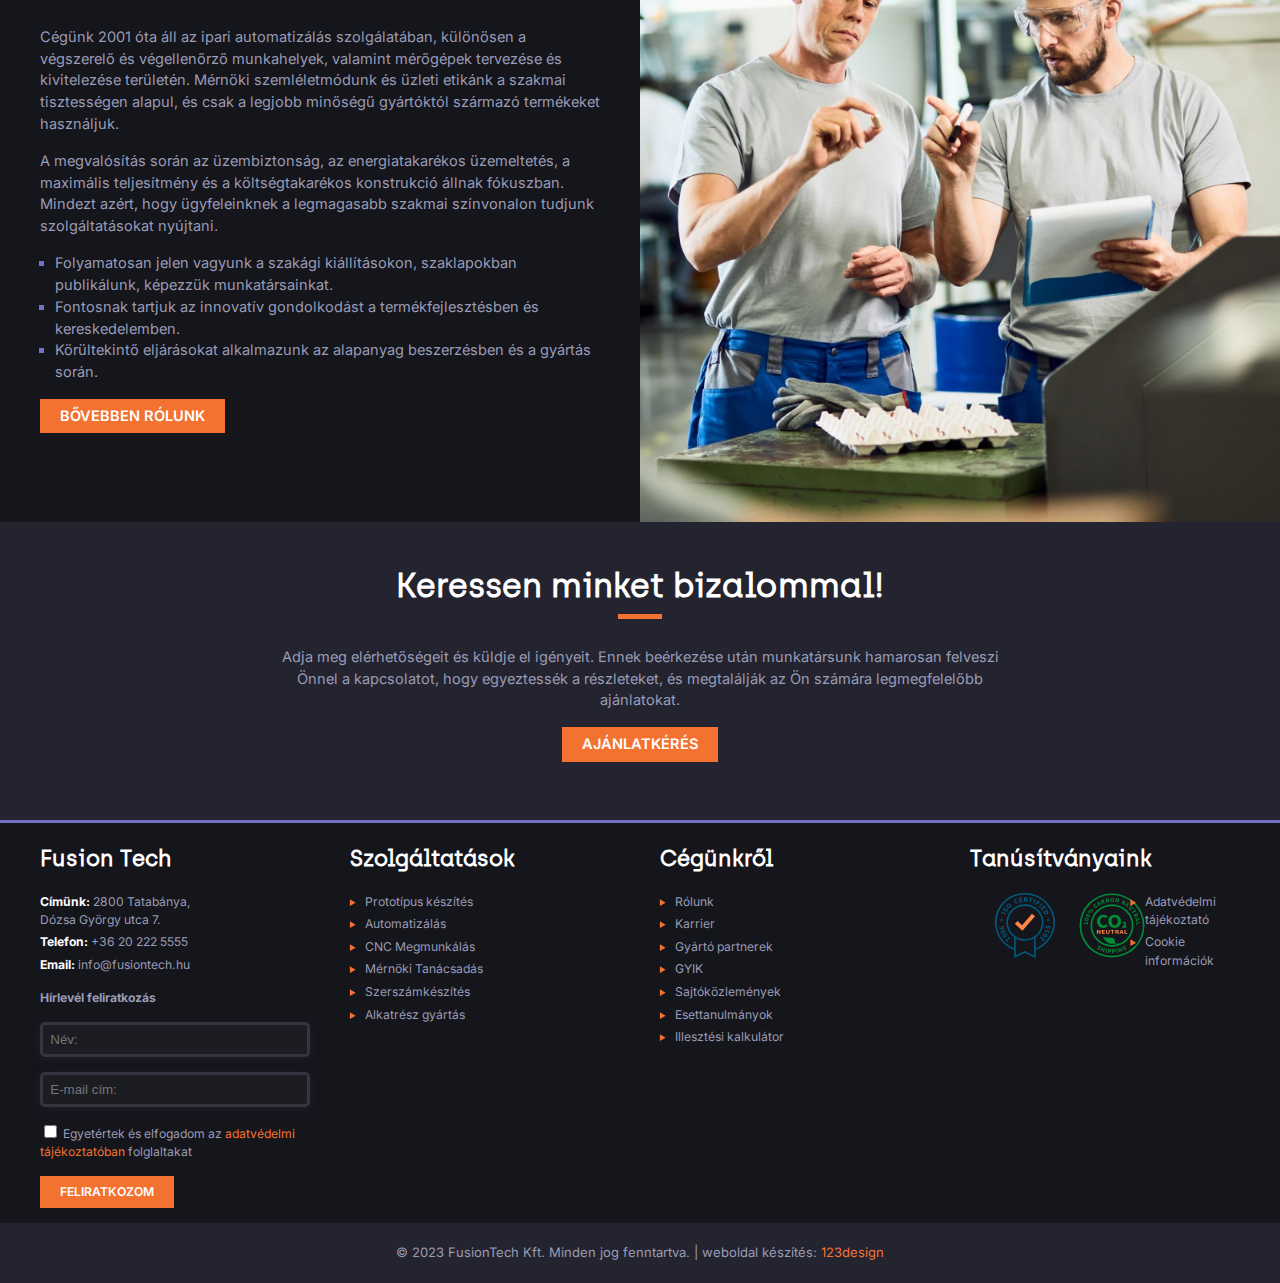
<file: fusion-tech/index.html>
<!DOCTYPE html>
<html lang="hu">
  <head>
    <meta charset="UTF-8" />
    <meta name="viewport" content="width=device-width, initial-scale=1.0" />
    <link rel="stylesheet" href="css/grid.css" />
    <link rel="stylesheet" href="css/style.css" />
    <title>Fusion-tech</title>
  </head>
  <body class="home">
    <header>
      <div class="content-box">
        <div id="logo">
          <a href="/"><img src="img/logo.svg" alt="fusiontech" /></a>
        </div>
        <div id="menu">
          <ul>
            <li><a href="#about">Rólunk</a></li>
            <li><a href="#portfolio">Referenciák</a></li>
            <li><a href="#">Projektek</a></li>
            <li><a href="#">Karrier</a></li>
            <li><a href="#contact">Kapcsolat</a></li>
          </ul>
        </div>
        <div id="tel"><a href="tel:+3611234567">+36 1 123 4567</a></div>
      </div>
    </header>
    <main>
      <section id="hero">
        <div class="content-box">
          <div id="hero-txt">
            <span class="purple"><b>20+ éve</b></span>
            <h1>Egyedi célgép tervezés és ipari automatizálás</h1>
            <p>
              Cégünk küldetése a gép- és szerszámkészítéstől kezdve az
              automatizáláson és robotikán át, egészen a CNC megmunkálásig és
              mérnöki tanácsadásig, minden szolgáltatásunkat a legmagasabb
              szakmai színvonalon, az Ön igényeihez igazítva nyújtjuk. Olvasson
              tovább, hogy megismerje, miben tudunk Önnek segíteni!
            </p>
            <p><a href="#" class="button">Ajánlatkérés</a></p>
          </div>
        </div>
      </section>
      <section id="services">
        <div class="content-box">
          <h2>Mivel foglalkozunk?</h2>
          <div class="column-3">
            <div class="box-style">
              <img src="img/prototype.svg" alt="prototype" />
              <h3>Prototípus készítés</h3>
              <p>
                Gyors és hatékony prototípusgyártás az Ön új ötleteihez vagy
                termékei fejlesztéséhez.
              </p>
              <p><a href="#" class="more">Tovább</a></p>
            </div>
            <div class="box-style">
              <img src="img/automation.svg" alt="prototype" />
              <h3>Automatizálás</h3>
              <p>
                Testreszabott automatizálási megoldások, hogy növelje a
                termelékenységet és csökkentse a költségeket.
              </p>
              <p><a href="#" class="more">Tovább</a></p>
            </div>
            <div class="box-style">
              <img src="img/cnc.svg" alt="prototype" />
              <h3>CNC Megmunkálás</h3>
              <p>
                Precíziós CNC megmunkálás a legkülönfélébb anyagokból, a
                műanyagtól az acélig.
              </p>
              <p><a href="#" class="more">Tovább</a></p>
            </div>
            <div class="box-style">
              <img src="img/engineering.svg" alt="prototype" />
              <h3>Mérnöki Tanácsadás</h3>
              <p>
                Szakértői tanácsadás és támogatás minden lépésben, a tervezéstől
                a gyártásig.
              </p>
              <p><a href="#" class="more">Tovább</a></p>
            </div>
            <div class="box-style">
              <img src="img/tool-making.svg" alt="prototype" />
              <h3>Szerszámkészítés</h3>
              <p>
                Precíziós szerszámok készítése minden típusú ipari alkalmazáshoz
                és gyártósorhoz.
              </p>
              <p><a href="#" class="more">Tovább</a></p>
            </div>
            <div class="box-style">
              <img src="img/part-manufacturing.svg" alt="prototype" />
              <h3>Alkatrész Gyártás</h3>
              <p>
                Gyors és megbízható alkatrészgyártás a legmodernebb
                technológiával minőségi anyagokból.
              </p>
              <p><a href="#" class="more">Tovább</a></p>
            </div>
          </div>
          <p class="align-center spacer-2">
            <b>ISO 9001:2015</b> minősítéssel rendelkezünk!
          </p>
        </div>
      </section>
      <section id="portfolio">
        <div class="content-box">
          <h2>Legfrissebb munkáink</h2>
        </div>
        <div class="column-4 no-gap">
          <div>
            <a href="#"><img src="img/portfolio-1.jpg" alt="pic" /></a>
          </div>
          <div>
            <a href="#"><img src="img/portfolio-2.jpg" alt="pic" /></a>
          </div>
          <div>
            <a href="#"><img src="img/portfolio-3.jpg" alt="pic" /></a>
          </div>
          <div>
            <a href="#"><img src="img/portfolio-4.jpg" alt="pic" /></a>
          </div>
          <div>
            <a href="#"><img src="img/portfolio-5.jpg" alt="pic" /></a>
          </div>
          <div>
            <a href="#"><img src="img/portfolio-6.jpg" alt="pic" /></a>
          </div>
          <div>
            <a href="#"><img src="img/portfolio-7.jpg" alt="pic" /></a>
          </div>
          <div>
            <a href="#"><img src="img/portfolio-8.jpg" alt="pic" /></a>
          </div>
        </div>
        <div class="content-box spacer-2">
          <p><a href="#" class="button">Mégtöbb projekt</a></p>
        </div>
      </section>
      <section id="how-we-work">
        <div class="content-box">
          <h2>Hogyan dolgozunk?</h2>
          <div class="column-2">
            <div class="box-style">
              <img src="img/01.jpg" alt="pic" />
              <div>
                <h3><span>01/</span> Elemzés</h3>
                <p>
                  A feladat elemzés során felderítjük, hogy a konkrét művelet,
                  illetve munkafolyamat során milyen konkrét megoldásokat tudunk
                  alkalmazni a hatékony munkavégzés érdekében.
                </p>
              </div>
            </div>
            <div class="box-style">
              <img src="img/02.jpg" alt="pic" />
              <div>
                <h3><span>02/</span> Előkészítés</h3>
                <p>
                  A feladat elemzés során felderítjük, hogy a konkrét művelet,
                  illetve munkafolyamat során milyen konkrét megoldásokat tudunk
                  alkalmazni a hatékony munkavégzés érdekében.
                </p>
              </div>
            </div>
            <div class="box-style">
              <img src="img/03.jpg" alt="pic" />
              <div>
                <h3><span>03/</span> Tervezés</h3>
                <p>
                  A feladat elemzés során felderítjük, hogy a konkrét művelet,
                  illetve munkafolyamat során milyen konkrét megoldásokat tudunk
                  alkalmazni a hatékony munkavégzés érdekében.
                </p>
              </div>
            </div>
            <div class="box-style">
              <img src="img/04.jpg" alt="pic" />
              <div>
                <h3><span>04/</span> Jóváhagyás</h3>
                <p>
                  A feladat elemzés során felderítjük, hogy a konkrét művelet,
                  illetve munkafolyamat során milyen konkrét megoldásokat tudunk
                  alkalmazni a hatékony munkavégzés érdekében.
                </p>
              </div>
            </div>
            <div class="box-style">
              <img src="img/05.jpg" alt="pic" />
              <div>
                <h3><span>05/</span> Megvalósítás</h3>
                <p>
                  A feladat elemzés során felderítjük, hogy a konkrét művelet,
                  illetve munkafolyamat során milyen konkrét megoldásokat tudunk
                  alkalmazni a hatékony munkavégzés érdekében.
                </p>
              </div>
            </div>
            <div class="box-style">
              <img src="img/06.jpg" alt="pic" />
              <div>
                <h3><span>06/</span> Átadás</h3>
                <p>
                  A feladat elemzés során felderítjük, hogy a konkrét művelet,
                  illetve munkafolyamat során milyen konkrét megoldásokat tudunk
                  alkalmazni a hatékony munkavégzés érdekében.
                </p>
              </div>
            </div>
          </div>
        </div>
        <p class="align-center spacer-2">
          Az elvégzett munkára cégünk <b>2 év garanciát</b> vállal!
          <a href="#" class="more">Részletek</a>
        </p>
      </section>
      <section id="about" class="dark-bg">
        <div class="row no-gap vertical-center">
          <div class="col-1-2 offset-left">
            <h2>Kik vagyunk?</h2>
            <p>
              Cégünk 2001 óta áll az ipari automatizálás szolgálatában,
              különösen a végszerelő és végellenőrző munkahelyek, valamint
              mérőgépek tervezése és kivitelezése területén. Mérnöki
              szemléletmódunk és üzleti etikánk a szakmai tisztességen alapul,
              és csak a legjobb minőségű gyártóktól származó termékeket
              használjuk.
            </p>
            <p>
              A megvalósítás során az üzembiztonság, az energiatakarékos
              üzemeltetés, a maximális teljesítmény és a költségtakarékos
              konstrukció állnak fókuszban. Mindezt azért, hogy ügyfeleinknek a
              legmagasabb szakmai színvonalon tudjunk szolgáltatásokat nyújtani.
            </p>
            <ul>
              <li>
                Folyamatosan jelen vagyunk a szakági kiállításokon, szaklapokban
                publikálunk, képezzük munkatársainkat.
              </li>
              <li>
                Fontosnak tartjuk az innovatív gondolkodást a
                termékfejlesztésben és kereskedelemben.
              </li>
              <li>
                Körültekintő eljárásokat alkalmazunk az alapanyag beszerzésben
                és a gyártás során.
              </li>
            </ul>
            <p><a href="#" class="button">Bővebben rólunk</a></p>
          </div>
          <div class="col-1-2">
            <img src="img/kik-vagyunk.jpg" alt="kik-vagyunk" />
          </div>
        </div>
      </section>
      <section id="offer">
        <div class="content-box">
          <h2 class="align-center">Keressen minket bizalommal!</h2>
          <p class="narrow align-center">
            Adja meg elérhetőségeit és küldje el igényeit. Ennek beérkezése után
            munkatársunk hamarosan felveszi Önnel a kapcsolatot, hogy
            egyeztessék a részleteket, és megtalálják az Ön számára
            legmegfelelőbb ajánlatokat.
          </p>
          <p class="align-center">
            <a href="#" class="button">Ajánlatkérés</a>
          </p>
        </div>
      </section>
    </main>
    <footer id="contact" class="dark-bg">
      <div class="content-box">
        <div class="row">
          <div class="col-1-4">
            <h3>Fusion Tech</h3>
            <ul class="contact-info">
              <li><b>Címünk:</b> 2800 Tatabánya,<br />Dózsa György utca 7.</li>
              <li><b>Telefon:</b> +36 20 222 5555</li>
              <li><b>Email:</b> info@fusiontech.hu</li>
            </ul>
            <h4>Hírlevél feliratkozás</h4>
            <form>
              <input type="text" placeholder="Név:" />
              <input type="email" placeholder="E-mail cím:" />
              <label for="adatvedelem">
                <input type="checkbox" id="adatvedelem" /> Egyetértek és
                elfogadom az
                <a href="#">adatvédelmi tájékoztatóban</a> folglaltakat </label
              ><br />
              <input type="submit" value="Feliratkozom" /><br />
            </form>
          </div>
          <div class="col-1-4">
            <h3>Szolgáltatások</h3>
            <ul>
              <li><a href="./prototipus-keszites/">Prototípus készítés</a></li>
              <li><a href="#">Automatizálás</a></li>
              <li><a href="#">CNC Megmunkálás</a></li>
              <li><a href="#">Mérnöki Tanácsadás</a></li>
              <li><a href="#">Szerszámkészítés</a></li>
              <li><a href="#">Alkatrész gyártás</a></li>
            </ul>
          </div>
          <div class="col-1-4">
            <h3>Cégünkről</h3>
            <ul>
              <li><a href="#">Rólunk</a></li>
              <li><a href="#">Karrier</a></li>
              <li><a href="#">Gyártó partnerek</a></li>
              <li><a href="#">GYIK</a></li>
              <li><a href="#">Sajtóközlemények</a></li>
              <li><a href="#">Esettanulmányok</a></li>
              <li><a href="#">Illesztési kalkulátor</a></li>
            </ul>
          </div>
          <div class="col-1-4">
            <h3>Tanúsítványaink</h3>
            <img src="img/iso-9001.svg" alt="iso" class="cert" />
            <img src="img/CO2.svg" alt="col-1-2" class="cert" />
            <ul>
              <li><a href="#">Adatvédelmi tájékoztató</a></li>
              <li><a href="#">Cookie információk</a></li>
            </ul>
          </div>
        </div>
      </div>
    </footer>
    <div id="copyright">
      <div class="content-box">
        <p class="align-center">
          © 2023 FusionTech Kft. Minden jog fenntartva. | weboldal készítés:
          <a href="#">123design</a>
        </p>
      </div>
    </div>
  </body>
</html>
</file>
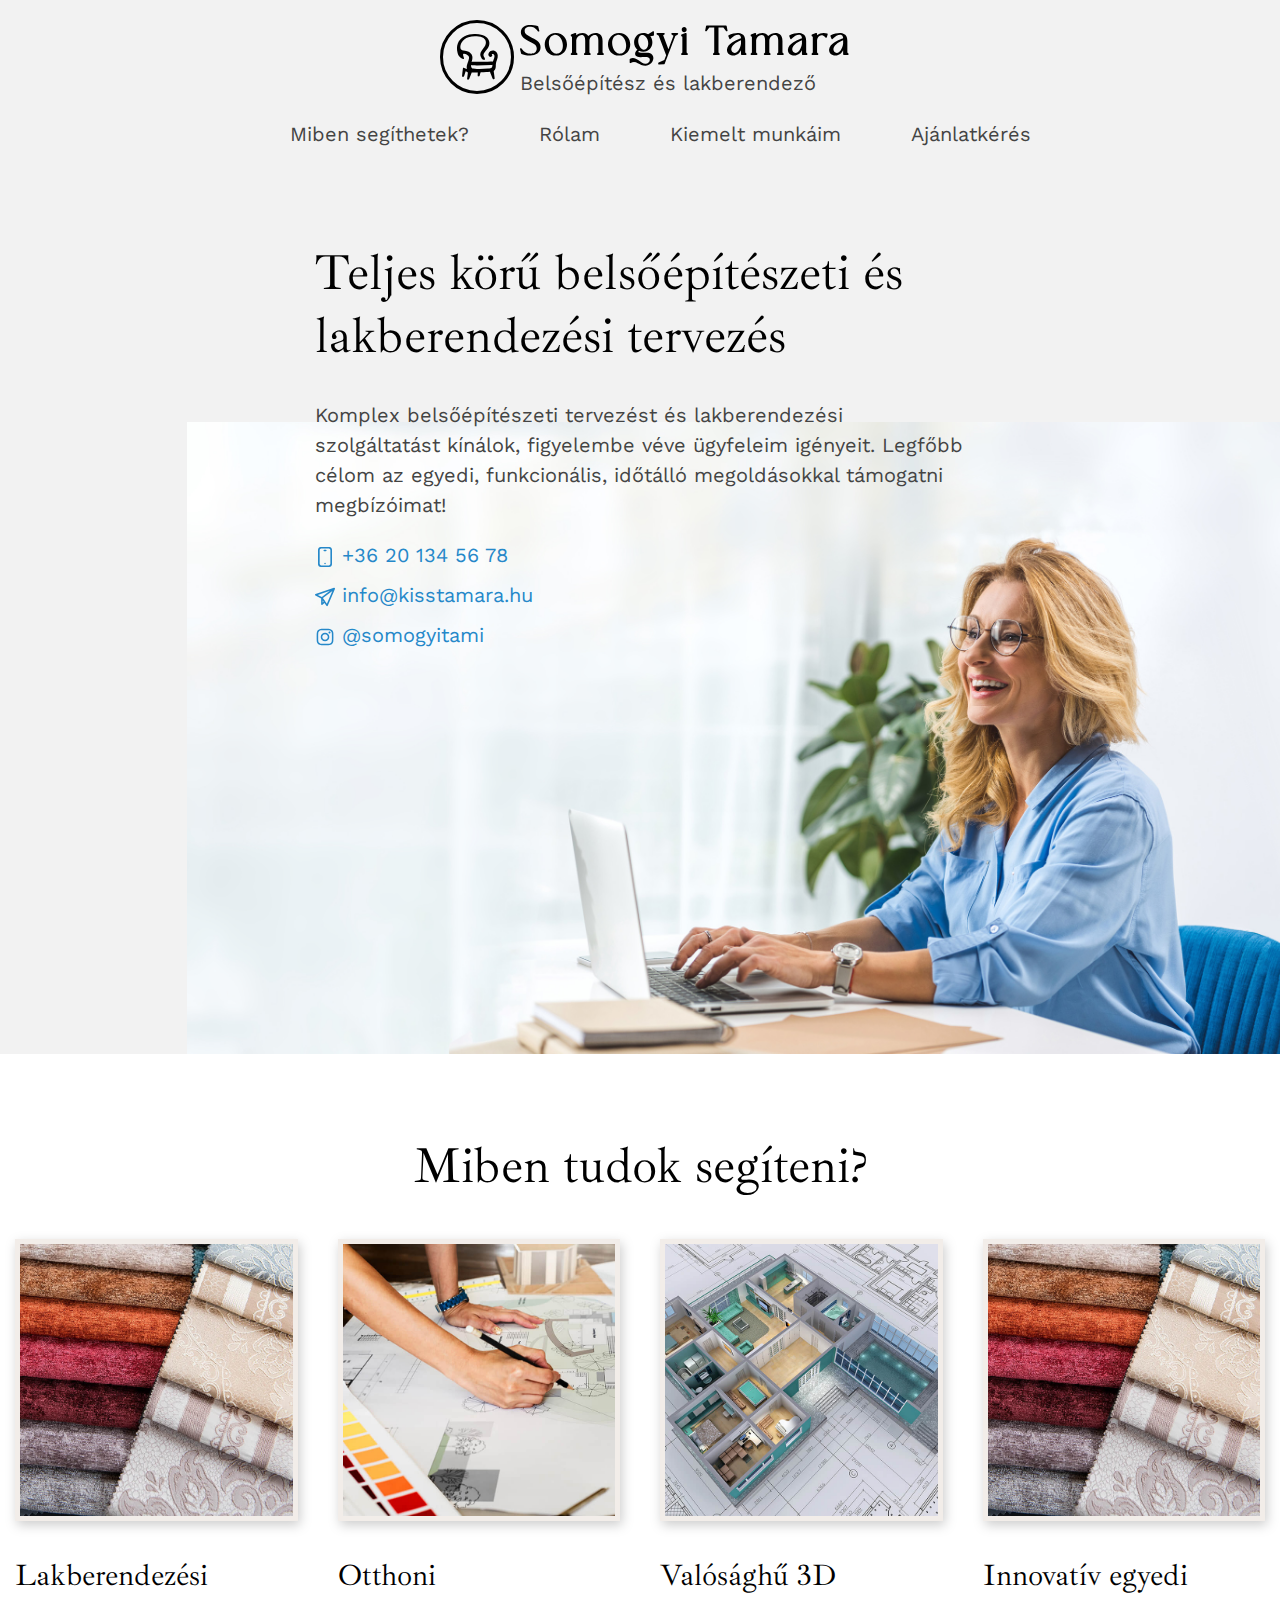
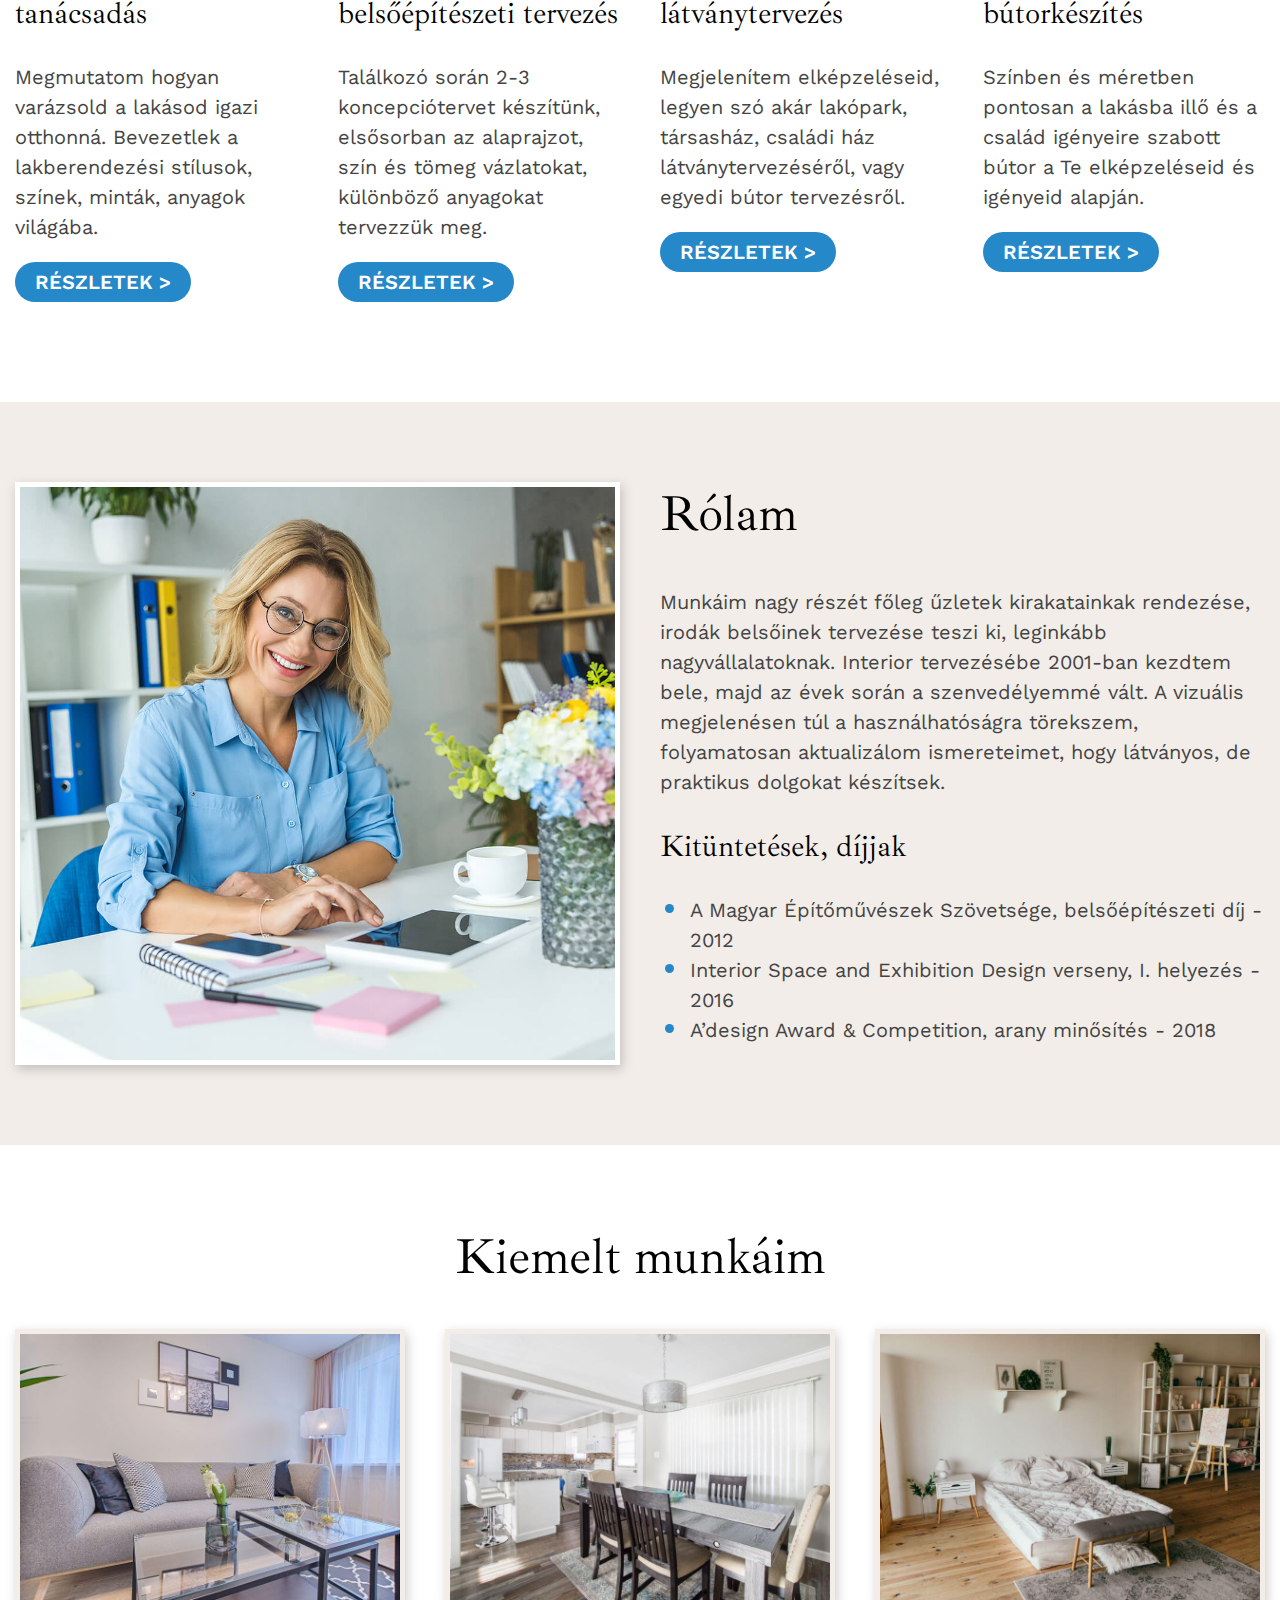
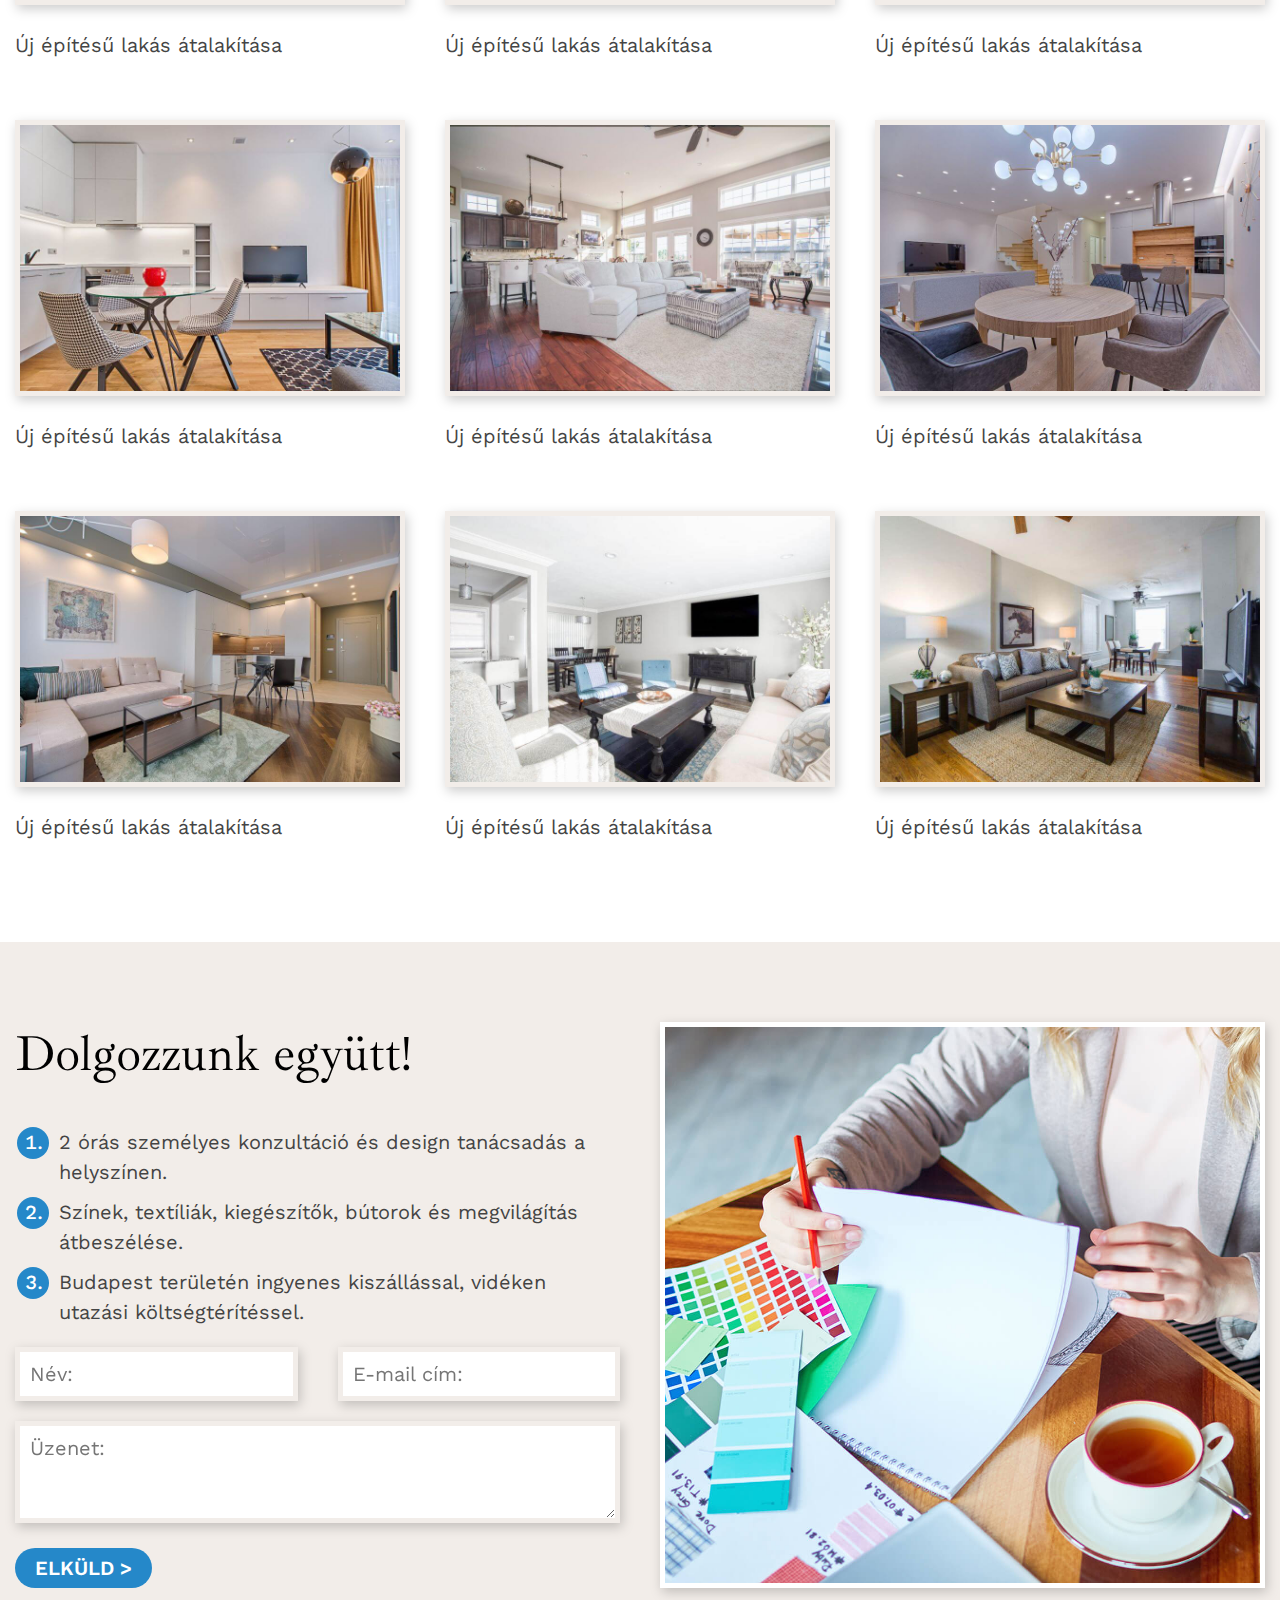
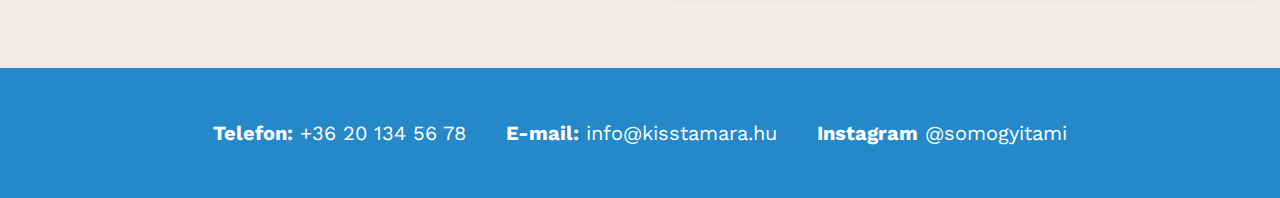
<file: tamara-belsoepitesz/index.html>
<!DOCTYPE html>
<html lang="en">
  <head>
    <meta charset="UTF-8" />
    <meta name="viewport" content="width=device-width, initial-scale=1.0" />
    <link rel="stylesheet" href="css/grid.css" />
    <link rel="stylesheet" href="css/style.css" />
    <link rel="icon" href="img/favicon.svg" type="image/x-icon">
    <title>Somogyi Tamara - Belsőépítész és lakberendező</title>
  </head>
  <body>
    <section id="hero">
      <header>
        <div class="content-box">
          <div id="logo">
            <a href="/">
              <span
                ><svg
                  xmlns="http://www.w3.org/2000/svg"
                  width="74"
                  height="74"
                  viewBox="0 0 74 74"
                  fill="none"
                >
                  <path
                    fill-rule="evenodd"
                    clip-rule="evenodd"
                    d="M51.7195 34.6772C51.7482 34.6282 51.7907 34.5596 51.8316 34.5076C52.213 34.0239 52.9354 33.9297 53.4963 34.2873C54.3577 34.8367 54.591 35.7174 54.4477 36.6596C54.3022 37.6167 53.9978 38.5649 53.6447 39.4682C53.3407 40.2465 53.0714 41.0296 52.8646 41.8257C52.7612 41.6547 52.5769 41.5449 52.3715 41.5449C51.8356 41.5449 51.356 41.5304 50.8778 41.5479C48.732 41.6254 46.5866 41.7626 44.4404 41.7845C40.5461 41.8246 36.6508 41.7975 32.7561 41.7994C32.369 41.7997 31.9604 41.7474 31.6012 41.8524L31.5675 41.8628C31.6869 41.457 31.8207 41.0533 31.9637 40.6505C33.2775 36.9445 32.0247 33.6974 28.6278 31.8552C27.0956 31.0242 25.4614 30.5564 23.7332 30.4062C23.259 30.365 22.775 30.3079 22.3225 30.1666C21.2754 29.8397 20.5955 29.1516 20.4387 28.0042C20.1677 26.0188 20.6637 24.1969 21.6517 22.5131C23.218 19.8436 25.5615 18.1635 28.4148 17.1968C31.7874 16.0542 35.2564 16.0008 38.7327 16.4485C39.9895 16.6107 41.2725 16.9189 42.4347 17.4231C45.6544 18.819 46.8035 22.2204 45.1886 25.3967C44.6701 26.4161 43.9847 27.3476 43.3563 28.3062C42.6937 29.317 41.9844 30.296 41.3338 31.3143C39.9805 33.4333 39.8742 35.576 41.3113 37.7232C41.5102 38.0203 41.6303 38.3794 41.8541 38.6506C42.1168 38.9693 42.4695 39.276 42.8414 39.4137C43.271 39.5732 43.7467 39.6066 44.4045 39.7257C44.6204 39.765 44.8392 39.6763 44.9705 39.4968C45.1018 39.3172 45.1229 39.0772 45.0246 38.8765C44.6766 38.1643 44.4538 37.5863 44.1298 37.0769C43.1846 35.5912 43.3145 34.1726 44.3366 32.7982C45.1465 31.709 45.9966 30.6514 46.7988 29.5567C47.3474 28.8084 47.9015 28.0528 48.3481 27.24C50.3734 23.5522 49.5219 19.4983 46.2295 16.9534C45.0039 16.0056 43.6284 15.3687 42.1673 14.919C39.5883 14.1255 36.9356 13.9226 34.2655 14.0246C30.889 14.1537 27.6043 14.7729 24.5605 16.3591C17.6282 19.972 15.8453 26.3282 17.6685 33.1554C18.2886 35.4781 19.6898 37.3062 21.8135 38.461C22.1981 38.6703 22.6444 38.7634 23.2862 38.9822C23.4938 39.0531 23.7227 38.9982 23.878 38.8409C24.0337 38.6832 24.0892 38.4499 24.0217 38.237C23.7884 37.4991 23.6157 37.0165 23.484 36.5224C23.3279 35.937 23.1258 35.3505 23.0765 34.7521C23.046 34.3852 23.1077 34.0862 23.2964 33.9C23.4836 33.7152 23.7735 33.664 24.1254 33.71C25.5488 33.8952 26.8481 34.4223 27.9511 35.3928C28.831 36.167 29.2062 37.1615 29.0295 38.313C28.892 39.2108 28.6162 40.0922 28.3394 40.9599C27.9464 42.1911 27.4312 43.3838 27.0764 44.6254C26.6529 46.1074 26.514 47.5768 27.0034 49.0318C25.9436 48.5966 24.8682 48.1555 23.7441 47.694C23.5765 47.6254 23.3867 47.6403 23.2314 47.7348C23.0761 47.8291 22.9727 47.9919 22.9517 48.1756C22.6284 50.9919 22.1803 53.6343 22.0417 56.276C22.0276 56.5476 22.1955 56.7943 22.4499 56.8748C22.9292 57.0261 23.2561 56.9682 23.4912 56.8488C23.8301 56.6763 24.0235 56.3176 24.157 55.9043C24.5296 54.7536 24.9034 53.6028 25.2858 52.455C25.4124 52.0748 25.5481 51.6979 25.6965 51.2861C26.4341 51.6589 27.1406 52.0162 27.8739 52.3872C27.6133 54.5655 27.3568 56.7093 27.1032 58.8294C27.0727 59.0854 27.2077 59.3324 27.437 59.4404C27.8993 59.6574 28.2606 59.6681 28.5368 59.5709C28.8477 59.4611 29.1064 59.2096 29.2708 58.753C29.5131 58.0804 29.7758 57.4164 30.0327 56.7494C30.5929 55.2941 31.1546 53.8395 31.7152 52.3868C33.7721 52.4528 35.7825 52.5174 37.7915 52.5819C37.7948 53.0297 37.7469 53.4656 37.7088 53.8929C37.6471 54.5818 37.6094 55.2507 37.7527 55.9102C37.7962 56.1094 37.9366 56.2719 38.125 56.3402C38.5447 56.4927 38.8448 56.4537 39.0654 56.3535C39.3876 56.2074 39.5995 55.8776 39.7203 55.4317C39.9602 54.5454 40.2588 53.6729 40.4569 52.7774C40.4899 52.6283 40.5182 52.5159 40.5995 52.4524C40.6905 52.3812 40.8197 52.376 40.9837 52.3712C42.6959 52.3208 44.4067 52.2139 46.1171 52.1097C47.3543 52.0344 48.5905 51.9349 49.8705 51.84C50.1064 52.3901 50.3368 52.9184 50.5505 53.4533C51.1818 55.0329 51.8023 56.6166 52.4245 58.1999C52.5983 58.642 52.8294 59.0371 53.1912 59.1944C53.4564 59.3098 53.8214 59.3421 54.3359 59.0883C54.554 58.9807 54.6839 58.7463 54.6617 58.5C54.6171 58.001 54.5899 57.4709 54.5184 56.9471C54.2731 55.1431 54.0079 53.342 53.7619 51.538C53.7474 51.4301 53.7289 51.3236 53.7209 51.219C53.714 51.1251 53.7195 51.0316 53.8189 50.9489C55.1563 49.8371 55.7027 48.3184 55.7887 46.6071C55.8268 45.8451 55.8206 45.0813 55.8431 44.3186C55.8907 42.7268 56.4367 41.2689 57.0183 39.8203C57.5985 38.375 57.9036 36.8788 57.7451 35.3082C57.5463 33.3391 56.6247 31.8474 54.8718 30.9615C52.7649 29.8965 50.0592 30.6863 48.9138 32.6713C48.388 33.5817 48.1569 34.5596 48.6083 35.6012C48.9602 36.4125 49.5411 36.9749 50.4456 37.0109C51.4061 37.0488 52.0069 36.5123 52.311 35.6098C52.4035 35.3353 52.2881 35.0329 52.0388 34.8949C51.914 34.8259 51.7878 34.7309 51.7195 34.6772ZM52.4412 44.6937C52.1767 44.8183 51.8077 44.8984 51.2903 44.9311C45.0866 45.3206 38.8771 45.4942 32.6614 45.3651C32.504 45.3618 32.3469 45.3451 32.1897 45.3343C31.7028 45.3006 31.3179 45.1722 31.0301 44.9789C31.0258 45.1281 31.0251 45.2779 31.028 45.4285C31.0349 45.7728 31.0762 46.12 31.1386 46.4587C31.3578 47.6492 32.0221 48.4341 33.2053 48.6237C34.4248 48.8192 35.6595 48.9809 36.8917 49.0199C40.6524 49.1379 44.4107 49.0388 48.1533 48.6048C48.8971 48.5187 49.6412 48.3748 50.3658 48.1808C51.0109 48.0079 51.4808 47.7682 51.8015 47.388C52.1241 47.0059 52.2892 46.4917 52.373 45.8169C52.4024 45.581 52.4412 45.3425 52.4383 45.1058C52.4365 44.9678 52.4376 44.8302 52.4412 44.6937Z"
                    fill="black"
                  />
                  <circle
                    cx="37"
                    cy="37"
                    r="35.5"
                    stroke="black"
                    stroke-width="3"
                  /></svg
              ></span>
              <span>
                <span
                  ><svg
                    xmlns="http://www.w3.org/2000/svg"
                    width="329"
                    height="41"
                    viewBox="0 0 329 41"
                    fill="none"
                  >
                    <path
                      d="M133.955 6.89428C133.955 6.65413 133.828 6.4324 133.624 6.31316C133.418 6.19435 133.166 6.19602 132.963 6.31818L128.104 9.23713C126.726 8.38785 125.07 7.91216 123.233 7.91216C117.744 7.91216 114.089 12.1013 114.089 17.2941C114.089 20.2996 115.342 22.9834 117.427 24.6879C116.85 25.2154 116.266 25.8409 115.837 26.5195C115.395 27.2177 115.116 27.9733 115.116 28.7397C115.116 29.6643 115.384 30.3442 115.824 30.8504C116.251 31.3412 116.855 31.6725 117.598 31.8708C118.452 32.0984 119.505 32.1519 120.644 32.1319C122.624 32.0971 124.882 31.8403 126.72 32.0758C128.269 32.2737 129.511 32.8192 129.768 34.427C130.104 36.664 128.019 38.5375 125.649 38.6781C124.37 38.7408 123.209 38.3065 122.094 37.6803C120.888 37.0025 119.736 36.1009 118.568 35.2801C116.003 33.4786 113.356 32.0955 110.051 33.6363C109.817 33.7451 109.668 33.9827 109.668 34.2442V37.5355C109.668 37.7761 109.794 37.9982 110 38.117C110.205 38.2363 110.458 38.2338 110.661 38.1108C113.438 36.4314 115.588 37.1272 117.744 38.1702C120.181 39.3491 122.636 40.9201 125.799 40.7318C125.799 40.7318 125.8 40.7318 125.8 40.7318C128.633 40.5586 131.289 38.7718 132.576 36.2817C134.322 32.9581 133.276 28.9682 129.472 28.0101C129.469 28.0093 129.466 28.0084 129.462 28.0076C127.593 27.5687 123.738 28.0093 120.953 27.793C120.13 27.7285 119.409 27.611 118.897 27.3633C118.584 27.2119 118.361 27.0169 118.361 26.6902C118.361 26.532 118.483 26.3743 118.613 26.2028C118.733 26.045 118.876 25.889 119.026 25.7409C120.252 26.3617 121.674 26.6759 123.233 26.6759C128.721 26.6759 132.376 22.4868 132.376 17.2941C132.376 14.934 131.617 12.8125 130.275 11.1708L133.397 10.6834C133.718 10.6336 133.955 10.3525 133.955 10.0224V6.89428ZM152.02 7.91216C151.657 7.91216 151.363 8.21171 151.363 8.58113V8.93758C151.363 9.15848 151.47 9.36473 151.649 9.48941L153.471 10.7583L148.424 24.1883L143.153 10.3584L144.415 9.49192C144.596 9.36766 144.705 9.15973 144.705 8.93758V8.58113C144.705 8.21171 144.41 7.91216 144.047 7.91216H137.179C136.816 7.91216 136.522 8.21171 136.522 8.58113V8.93758C136.522 9.16559 136.636 9.3777 136.824 9.5007L138.736 10.7487L146.144 30.1873L144.322 34.9512L138.648 37.5305C138.435 37.6271 138.288 37.8313 138.263 38.0668L138.184 38.7847C138.162 38.9793 138.226 39.1734 138.357 39.3161C138.488 39.4587 138.674 39.5361 138.866 39.5273L144.194 39.288C144.456 39.2763 144.685 39.1086 144.779 38.8605C144.779 38.8605 154.329 13.6434 155.315 11.0411L157.843 9.51242C158.042 9.39193 158.164 9.17354 158.164 8.93758V8.58113C158.164 8.21171 157.87 7.91216 157.507 7.91216H152.02ZM99.142 7.90714C91.7206 7.90714 87.9852 13.8337 87.9852 19.38C87.9852 24.9305 91.7148 30.5718 99.142 30.5718C106.57 30.5718 110.259 24.9313 110.259 19.38C110.259 13.8329 106.564 7.90714 99.142 7.90714ZM35.879 7.90714C28.4576 7.90714 24.7222 13.8337 24.7222 19.38C24.7222 24.9305 28.4518 30.5718 35.879 30.5718C43.307 30.5718 46.9963 24.9313 46.9963 19.38C46.9963 13.8329 43.3013 7.90714 35.879 7.90714ZM9.53764 1.81488C13.7353 1.81488 15.4761 3.07249 17.8145 6.28388C17.9382 6.45457 18.1344 6.55498 18.3429 6.55498H18.6974C18.9026 6.55498 19.0963 6.45708 19.2209 6.29099C19.3451 6.12448 19.3858 5.9086 19.3311 5.70737L18.1488 1.3689C18.0809 1.11913 17.8774 0.932122 17.6265 0.888194C15.062 0.440541 12.1762 0 9.97192 0C6.36813 0 0.868487 1.78978 0.868487 7.33189C0.868487 9.75298 2.03726 11.5783 3.67486 13.02C5.20964 14.3709 7.16185 15.3775 8.84509 16.2439C10.8656 17.2911 12.8889 18.1053 14.4093 19.2269C15.7858 20.2423 16.7205 21.5242 16.7394 23.5624C16.7378 27.1069 14.0342 28.7569 11.0778 28.7569C6.7399 28.7569 4.23662 27.5746 1.51209 23.6189C1.38872 23.4403 1.18803 23.334 0.973356 23.334H0.657515C0.453947 23.334 0.261482 23.4298 0.136873 23.5938C0.0126755 23.7582 -0.0300945 23.9716 0.0213118 24.172L1.12634 28.4703C1.1798 28.6782 1.32826 28.8473 1.52525 28.9251C3.30761 29.6271 5.70232 30.5718 10.1697 30.5718C15.5629 30.5718 20.5764 27.9277 20.5764 22.3559C20.5764 19.301 19.2053 17.2987 17.2013 15.7386C15.3293 14.2814 12.8799 13.2254 10.5551 12.0025C9.15353 11.2411 7.63437 10.5353 6.46889 9.54505C5.4128 8.64807 4.66597 7.503 4.66597 5.80568C4.66597 5.80275 4.66597 5.80024 4.66597 5.79732C4.63184 2.93024 7.26877 1.81488 9.53764 1.81488ZM225.225 27.5888V15.9678C225.225 12.8945 224.313 11.0072 223.127 9.83456C221.339 8.0657 218.865 7.91216 217.622 7.91216C215.481 7.91216 211.285 8.54766 208.612 10.3483C208.356 10.5207 208.252 10.8504 208.361 11.1424L209.346 13.794C209.425 14.0065 209.604 14.1638 209.823 14.2115C210.041 14.2592 210.268 14.191 210.426 14.0304C213.188 11.2198 215.775 9.72704 217.978 9.72704C220.747 9.72704 221.007 12.3205 221.008 13.274C219.748 13.8731 215.532 15.2102 212.099 17.4539C209.41 19.2118 207.218 21.5258 206.98 24.3866C206.626 28.4494 210.298 30.5718 213.317 30.5718C217.155 30.5718 219.553 28.1001 220.993 25.3095V29.3405C220.993 29.7099 221.288 30.0095 221.651 30.0095H225.831C226.194 30.0095 226.488 29.7099 226.488 29.3405V28.9841C226.488 28.787 226.403 28.6 226.255 28.4728L225.225 27.5888ZM327.352 27.5888V15.9678C327.352 12.8945 326.439 11.0072 325.254 9.83456C323.466 8.0657 320.992 7.91216 319.749 7.91216C317.608 7.91216 313.412 8.54766 310.739 10.3483C310.483 10.5207 310.379 10.8504 310.487 11.1424L311.472 13.794C311.551 14.0065 311.731 14.1638 311.949 14.2115C312.168 14.2592 312.395 14.191 312.553 14.0304C315.315 11.2198 317.901 9.72704 320.104 9.72704C322.874 9.72704 323.133 12.3205 323.135 13.274C321.875 13.8731 317.658 15.2102 314.226 17.4539C311.536 19.2118 309.345 21.5258 309.107 24.3866C308.753 28.4494 312.425 30.5718 315.443 30.5718C319.281 30.5718 321.68 28.1001 323.12 25.3095V29.3405C323.12 29.7099 323.414 30.0095 323.777 30.0095H327.957C328.321 30.0095 328.615 29.7099 328.615 29.3405V28.9841C328.615 28.787 328.53 28.6 328.382 28.4728L327.352 27.5888ZM286.158 27.5888V15.9678C286.158 12.8945 285.246 11.0072 284.061 9.83456C282.272 8.0657 279.798 7.91216 278.556 7.91216C276.415 7.91216 272.218 8.54766 269.546 10.3483C269.29 10.5207 269.185 10.8504 269.294 11.1424L270.279 13.794C270.358 14.0065 270.538 14.1638 270.756 14.2115C270.974 14.2592 271.202 14.191 271.36 14.0304C274.121 11.2198 276.708 9.72704 278.911 9.72704C281.681 9.72704 281.94 12.3205 281.941 13.274C280.681 13.8731 276.465 15.2102 273.033 17.4539C270.343 19.2118 268.151 21.5258 267.914 24.3866C267.56 28.4494 271.232 30.5718 274.25 30.5718C278.088 30.5718 280.487 28.1001 281.927 25.3095V29.3405C281.927 29.7099 282.221 30.0095 282.584 30.0095H286.764C287.127 30.0095 287.422 29.7099 287.422 29.3405V28.9841C287.422 28.787 287.336 28.6 287.188 28.4728L286.158 27.5888ZM262.463 27.5884V15.8875C262.463 13.0526 261.601 11.0792 260.359 9.80486C259.087 8.49871 257.399 7.91216 255.728 7.91216C252.894 7.91216 250.259 9.11162 248.201 11.0964C246.935 8.93047 244.726 7.91216 242.581 7.91216C240.152 7.91216 238.074 8.73969 236.129 10.2178V8.58113C236.129 8.21171 235.835 7.91216 235.472 7.91216H235.117C235.029 7.91216 234.942 7.93015 234.861 7.96488L231.036 9.60655C230.793 9.71114 230.634 9.9538 230.634 10.2228V10.5847C230.634 10.8098 230.746 11.0202 230.931 11.1436L231.898 11.7892V27.5884L230.868 28.4728C230.72 28.6 230.634 28.787 230.634 28.9841V29.3405C230.634 29.7099 230.929 30.0095 231.292 30.0095H236.736C237.099 30.0095 237.393 29.7099 237.393 29.3405V28.9841C237.393 28.787 237.308 28.6 237.16 28.4728L236.129 27.5884V14.9859C236.68 12.0954 238.84 9.96802 241.515 9.96802C244.328 9.96802 245.084 12.4326 245.084 15.6465V27.5884L244.053 28.4728C243.905 28.6 243.82 28.787 243.82 28.9841V29.3405C243.82 29.7099 244.114 30.0095 244.478 30.0095H249.922C250.285 30.0095 250.579 29.7099 250.579 29.3405V28.9841C250.579 28.787 250.494 28.6 250.346 28.4728L249.316 27.5884V15.4043C249.683 12.2887 251.91 9.96802 254.662 9.96802C257.475 9.96802 258.231 12.4326 258.231 15.6465V27.5884L257.2 28.4728C257.052 28.6 256.967 28.787 256.967 28.9841V29.3405C256.967 29.7099 257.261 30.0095 257.624 30.0095H263.068C263.431 30.0095 263.726 29.7099 263.726 29.3405V28.9841C263.726 28.787 263.64 28.6 263.492 28.4728L262.463 27.5884ZM206.649 1.09989C206.587 0.787367 206.317 0.562286 206.004 0.562286H186.703C186.39 0.562286 186.12 0.787367 186.058 1.09989L185.19 5.51366C185.151 5.7103 185.201 5.91404 185.326 6.06884C185.451 6.22405 185.637 6.314 185.834 6.314H186.19C186.401 6.314 186.599 6.21108 186.722 6.03746L189.329 2.37716H194.218C194.218 2.37716 194.218 24.6824 194.218 27.5888L193.188 28.4728C193.04 28.6 192.954 28.787 192.954 28.9841V29.3405C192.954 29.7099 193.249 30.0095 193.612 30.0095H199.095C199.458 30.0095 199.752 29.7099 199.752 29.3405V28.9841C199.752 28.787 199.667 28.6 199.519 28.4728L198.489 27.5888C198.489 27.5888 198.489 6.43616 198.489 2.37716H203.378L205.984 6.03746C206.108 6.21108 206.306 6.314 206.517 6.314H206.872C207.07 6.314 207.256 6.22405 207.381 6.06884C207.506 5.91404 207.556 5.7103 207.517 5.51366L206.649 1.09989ZM166.621 27.5888V8.58113C166.621 8.21171 166.326 7.91216 165.963 7.91216H165.609C165.521 7.91216 165.433 7.93015 165.352 7.96488L161.527 9.61157C161.284 9.71658 161.126 9.95923 161.126 10.2278V10.5893C161.126 10.811 161.234 11.0185 161.414 11.1432L162.35 11.7875V27.5951L161.351 28.4795C161.208 28.6067 161.126 28.7908 161.126 28.9841V29.3405C161.126 29.7099 161.42 30.0095 161.783 30.0095H167.227C167.59 30.0095 167.884 29.7099 167.884 29.3405V28.9841C167.884 28.787 167.799 28.6 167.651 28.4728L166.621 27.5888ZM303.669 7.91216C301.189 7.91216 299.095 8.66397 297.063 10.2132V8.58113C297.063 8.21171 296.768 7.91216 296.405 7.91216H296.051C295.963 7.91216 295.876 7.93015 295.795 7.96488L291.97 9.60655C291.726 9.71114 291.568 9.9538 291.568 10.2228V10.5847C291.568 10.8064 291.676 11.0139 291.856 11.1382L292.791 11.7829V27.5951L291.793 28.4795C291.65 28.6067 291.568 28.7908 291.568 28.9841V29.3405C291.568 29.7099 291.862 30.0095 292.225 30.0095H297.668C298.032 30.0095 298.326 29.7099 298.326 29.3405V28.9841C298.326 28.787 298.241 28.6 298.093 28.4728L297.063 27.5884V14.9855C297.464 12.8652 299.003 10.3295 301.459 10.3295C302.67 10.3295 304.113 10.9085 305.717 12.6489C305.879 12.8251 306.121 12.8983 306.352 12.8414C306.582 12.7845 306.764 12.6062 306.829 12.3741L307.658 9.40364C307.745 9.08987 307.598 8.75768 307.309 8.61711C306.238 8.09666 304.955 7.91216 303.669 7.91216ZM82.5756 27.5884V15.8875C82.5756 13.0526 81.7145 11.0792 80.4725 9.80486C79.1997 8.49871 77.5119 7.91216 75.8418 7.91216C73.0067 7.91216 70.3726 9.11162 68.3143 11.0964C67.0481 8.93047 64.8388 7.91216 62.695 7.91216C60.2657 7.91216 58.1869 8.73969 56.2425 10.2178V8.58113C56.2425 8.21171 55.9484 7.91216 55.5849 7.91216H55.2304C55.1424 7.91216 55.0556 7.93015 54.9746 7.96488L51.1496 9.60655C50.9057 9.71114 50.7474 9.9538 50.7474 10.2228V10.5847C50.7474 10.8098 50.8592 11.0202 51.0443 11.1436L52.0107 11.7892V27.5884L50.9809 28.4728C50.8329 28.6 50.7474 28.787 50.7474 28.9841V29.3405C50.7474 29.7099 51.0418 30.0095 51.4049 30.0095H56.8491C57.2122 30.0095 57.5067 29.7099 57.5067 29.3405V28.9841C57.5067 28.787 57.4211 28.6 57.2731 28.4728L56.2425 27.5884V14.9859C56.7927 12.0954 58.9526 9.96802 61.6286 9.96802C64.4412 9.96802 65.197 12.4326 65.197 15.6465V27.5884L64.1669 28.4728C64.0188 28.6 63.9333 28.787 63.9333 28.9841V29.3405C63.9333 29.7099 64.2277 30.0095 64.5909 30.0095H70.0354C70.3985 30.0095 70.693 29.7099 70.693 29.3405V28.9841C70.693 28.787 70.6074 28.6 70.4594 28.4728L69.4288 27.5884V15.4043C69.7969 12.2887 72.0234 9.96802 74.7755 9.96802C77.588 9.96802 78.3439 12.4326 78.3439 15.6465V27.5884L77.3137 28.4728C77.1656 28.6 77.0801 28.787 77.0801 28.9841V29.3405C77.0801 29.7099 77.3746 30.0095 77.7377 30.0095H83.1814C83.545 30.0095 83.839 29.7099 83.839 29.3405V28.9841C83.839 28.787 83.7539 28.6 83.6058 28.4728L82.5756 27.5884ZM37.7975 28.5251C37.7946 28.5255 37.7913 28.5264 37.7885 28.5268C35.6343 29.0163 33.7348 28.2017 32.2567 26.7115C30.7055 25.1476 29.6107 22.8521 29.1432 20.4557C28.2668 15.8825 29.6515 10.883 33.963 9.95338C33.9638 9.95338 33.9651 9.95296 33.9659 9.95296C38.3539 8.98569 41.662 13.294 42.5758 17.945C42.5762 17.9471 42.577 17.9496 42.5775 17.9521C43.527 22.5236 42.1806 27.5959 37.7975 28.5251ZM101.06 28.5251C101.057 28.5255 101.054 28.5264 101.051 28.5268C98.8969 29.0163 96.9973 28.2017 95.5197 26.7115C93.9685 25.1476 92.8733 22.8521 92.4062 20.4557C91.5294 15.8825 92.914 10.883 97.2256 9.95338C97.2268 9.95338 97.2277 9.95296 97.2289 9.95296C101.617 8.98569 104.925 13.294 105.839 17.945C105.839 17.9471 105.84 17.9496 105.84 17.9521C106.79 22.5236 105.444 27.5959 101.06 28.5251ZM220.993 18.8604C220.738 20.9732 219.818 23.8679 218.279 25.8501C217.329 27.0742 216.143 27.9536 214.699 27.9536C212.537 27.9536 211.289 26.1789 211.289 24.2837C211.289 22.299 212.391 20.7213 213.89 19.4206C215.99 17.5982 218.868 16.3159 220.993 15.329V18.8604ZM323.12 18.8604C322.865 20.9732 321.945 23.8679 320.406 25.8501C319.456 27.0742 318.27 27.9536 316.826 27.9536C314.664 27.9536 313.415 26.1789 313.415 24.2837C313.415 22.299 314.518 20.7213 316.017 19.4206C318.117 17.5982 320.995 16.3159 323.12 15.329V18.8604ZM281.927 18.8604C281.671 20.9732 280.752 23.8679 279.213 25.8501C278.262 27.0742 277.076 27.9536 275.632 27.9536C273.47 27.9536 272.222 26.1789 272.222 24.2837C272.222 22.299 273.324 20.7213 274.823 19.4206C276.924 17.5982 279.802 16.3159 281.927 15.329V18.8604ZM125.606 24.3385C124.692 24.8347 123.677 24.8322 122.707 24.4364C121.117 23.7867 119.663 22.1233 118.836 19.8022C118.016 17.4288 118.023 14.9211 118.72 12.9937C119.156 11.7888 119.86 10.8131 120.818 10.2906C120.819 10.2902 120.819 10.2897 120.82 10.2893C121.749 9.77808 122.774 9.77641 123.748 10.1726C125.342 10.8211 126.786 12.4883 127.59 14.7864C127.59 14.7876 127.591 14.7884 127.591 14.7897C128.434 17.161 128.435 19.6679 127.734 21.6028C127.295 22.8152 126.58 23.8001 125.606 24.3385ZM164.189 7.15659C165.532 7.15659 166.66 6.00901 166.66 4.64262C166.66 3.22561 165.528 2.08849 164.189 2.08849C162.797 2.08849 161.718 3.22561 161.718 4.64262C161.718 6.00901 162.792 7.15659 164.189 7.15659Z"
                      fill="black"
                    /></svg
                ></span>
                <span>Belsőépítész és lakberendező</span></span
              >
            </a>
          </div>
          <div id="menu">
            <nav>
              <ul>
                <li><a href="#services">Miben segíthetek?</a></li>
                <li><a href="#about">Rólam</a></li>
                <li><a href="#portfolio">Kiemelt munkáim</a></li>
                <li><a href="#work">Ajánlatkérés</a></li>
              </ul>
            </nav>
          </div>
        </div>
      </header>

      <div class="content-box">
        <div id="hero-txt">
          <h1>Teljes körű belsőépítészeti és lakberendezési tervezés</h1>
          <p>
            Komplex belsőépítészeti tervezést és lakberendezési szolgáltatást
            kínálok, figyelembe véve ügyfeleim igényeit. Legfőbb célom az
            egyedi, funkcionális, időtálló megoldásokkal támogatni megbízóimat!
          </p>
          <ul id="contact-info">
            <li>
              <a href="tel:+3612345678"
                ><img src="./img/phone.svg" alt="phone" />+36 20 134 56 78</a
              >
            </li>
            <li>
              <a href="mailto:info@kisstamara.hu"
                ><img
                  src="./img/paper-plane.svg"
                  alt="paper-plane"
                />info@kisstamara.hu</a
              >
            </li>
            <li>
              <a href="https://instagram.com"
                ><img
                  src="./img/instagram.svg"
                  alt="instagram"
                />@somogyitami</a
              >
            </li>
          </ul>
        </div>
      </div>
    </section>
    <main>
      <section id="services">
        <div class="content-box">
          <h2 class="align-center">Miben tudok segíteni?</h2>
          <div class="column-4">
            <div>
              <img src="./img/lakberendezesi-tanacsadas.jpg" alt="tanacsadas" />
              <h3>Lakberendezési tanácsadás</h3>
              <p>
                Megmutatom hogyan varázsold a lakásod igazi otthonná. Bevezetlek
                a lakberendezési stílusok, színek, minták, anyagok világába.
              </p>
              <p><a class="button" href="#">részletek ></a></p>
            </div>
            <div>
              <img src="./img/belsoepiteszeti-tervezes.jpg" alt="tanacsadas" />
              <h3>Otthoni belsőépítészeti tervezés</h3>
              <p>
                Találkozó során 2-3 koncepciótervet készítünk, elsősorban az
                alaprajzot, szín és tömeg vázlatokat, különböző anyagokat
                tervezzük meg.
              </p>
              <p><a class="button" href="#">részletek ></a></p>
            </div>
            <div>
              <img
                src="./img/valosaghu-3d-latvanytervezes.jpg"
                alt="tanacsadas"
              />
              <h3>Valósághű 3D látványtervezés</h3>
              <p>
                Megjelenítem elképzeléseid, legyen szó akár lakópark, társasház,
                családi ház látványtervezéséről, vagy egyedi bútor tervezésről.
              </p>
              <p><a class="button" href="#">részletek ></a></p>
            </div>
            <div>
              <img src="./img/lakberendezesi-tanacsadas.jpg" alt="tanacsadas" />
              <h3>Innovatív egyedi bútorkészítés</h3>
              <p>
                Színben és méretben pontosan a lakásba illő és a család
                igényeire szabott bútor a Te elképzeléseid és igényeid alapján.
              </p>
              <p><a class="button" href="#">részletek ></a></p>
            </div>
          </div>
        </div>
      </section>
      <section id="about" class="beige">
        <div class="content-box">
          <div class="row">
            <div class="col-1-2">
              <img class="cover-img" src="./img/kiss-tamara-interior-designer.jpg" alt="tamara" />
            </div>
            <div class="col-1-2">
              <h2>Rólam</h2>
              <p>
                Munkáim nagy részét főleg űzletek kirakatainkak rendezése,
                irodák belsőinek tervezése teszi ki, leginkább
                nagyvállalatoknak. Interior tervezésébe 2001-ban kezdtem bele,
                majd az évek során a szenvedélyemmé vált. A vizuális
                megjelenésen túl a használhatóságra törekszem, folyamatosan
                aktualizálom ismereteimet, hogy látványos, de praktikus dolgokat
                készítsek.
              </p>
              <h3>Kitüntetések, díjjak</h3>
              <ul>
                <li>
                  A Magyar Építőművészek Szövetsége, belsőépítészeti díj - 2012
                </li>
                <li>
                  Interior Space and Exhibition Design verseny, I. helyezés -
                  2016
                </li>
                <li>A’design Award & Competition, arany minősítés - 2018</li>
              </ul>
            </div>
          </div>
        </div>
      </section>
      <section id="portfolio">
        <div class="content-box">
          <h2 class="align-center">Kiemelt munkáim</h2>
          <div class="column-3">
            <div><img src="./img/portfolio-1.jpg" alt="portfolio"><p>Új építésű lakás átalakítása</p></div>
            <div><img src="./img/portfolio-2.jpg" alt="portfolio"><p>Új építésű lakás átalakítása</p></div>
            <div><img src="./img/portfolio-3.jpg" alt="portfolio"><p>Új építésű lakás átalakítása</p></div>
            <div><img src="./img/portfolio-4.jpg" alt="portfolio"><p>Új építésű lakás átalakítása</p></div>
            <div><img src="./img/portfolio-5.jpg" alt="portfolio"><p>Új építésű lakás átalakítása</p></div>
            <div><img src="./img/portfolio-6.jpg" alt="portfolio"><p>Új építésű lakás átalakítása</p></div>
            <div><img src="./img/portfolio-7.jpg" alt="portfolio"><p>Új építésű lakás átalakítása</p></div>
            <div><img src="./img/portfolio-8.jpg" alt="portfolio"><p>Új építésű lakás átalakítása</p></div>
            <div><img src="./img/portfolio-9.jpg" alt="portfolio"><p>Új építésű lakás átalakítása</p></div>
          </div>
        </div>
      </section>
      <section id="work" class="beige">
        <div class="content-box">
          <div class="row">
            
            <div class="col-1-2">
              <h2>Dolgozzunk együtt!</h2>
              <ol>
                <li>
                 2 órás személyes konzultáció és design tanácsadás a helyszínen.
                </li>
                <li>
                  Színek, textíliák, kiegészítők, bútorok és megvilágítás átbeszélése.
                </li>
                <li>Budapest területén ingyenes kiszállással, vidéken utazási költségtérítéssel.</li>
              </ol>
              <form>
                <div class="row">
                  <div class="col-1-2">
                    <input type="text" placeholder="Név:">
                  </div>
                  <div class="col-1-2">
                    <input type="email" placeholder="E-mail cím:">
                  </div>
                </div>
                <textarea name="textarea" id="" cols="20" rows="3" placeholder="Üzenet:"></textarea>
                <input type="submit" value="Elküld >">
              </form>
            </div>
            <div class="col-1-2">
              <img class="cover-img" src="./img/dolgozzunk-egyutt.jpg" alt="dolgozzunk egyutt" />
            </div>
          </div>
        </div>
      </section>
    </main>
    <footer><div class="content-box">
      <p class="align-center">
        <ul>
        <li>
          <a href="tel:+3612345678"
            ><b>Telefon:</b> +36 20 134 56 78</a
          >
        </li>
        <li>
          <a href="mailto:info@kisstamara.hu"
            ><b>E-mail:</b> info@kisstamara.hu</a
          >
        </li>
        <li>
          <a href="https://instagram.com"
            ><b>Instagram</b> @somogyitami</a
          >
        </li>
      </ul></p>
    </div></footer>
  </body>
</html>
</file>
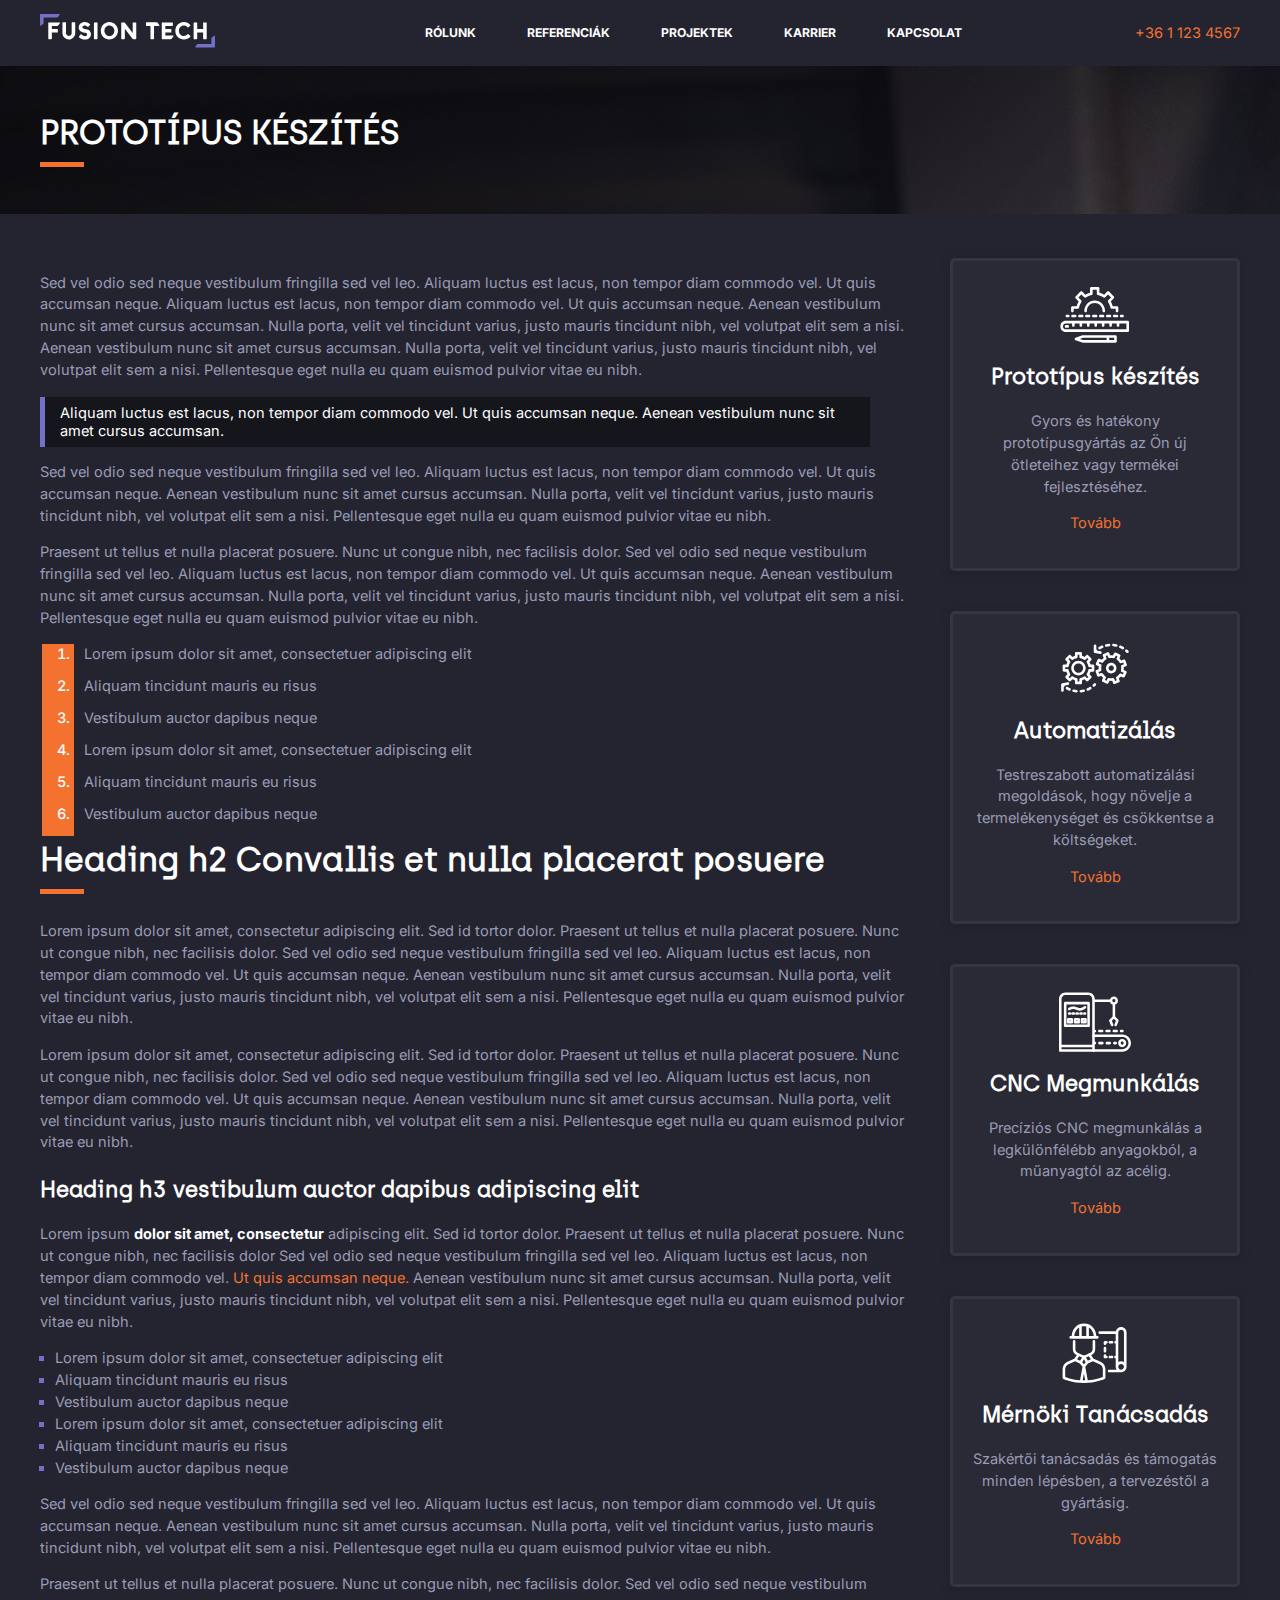
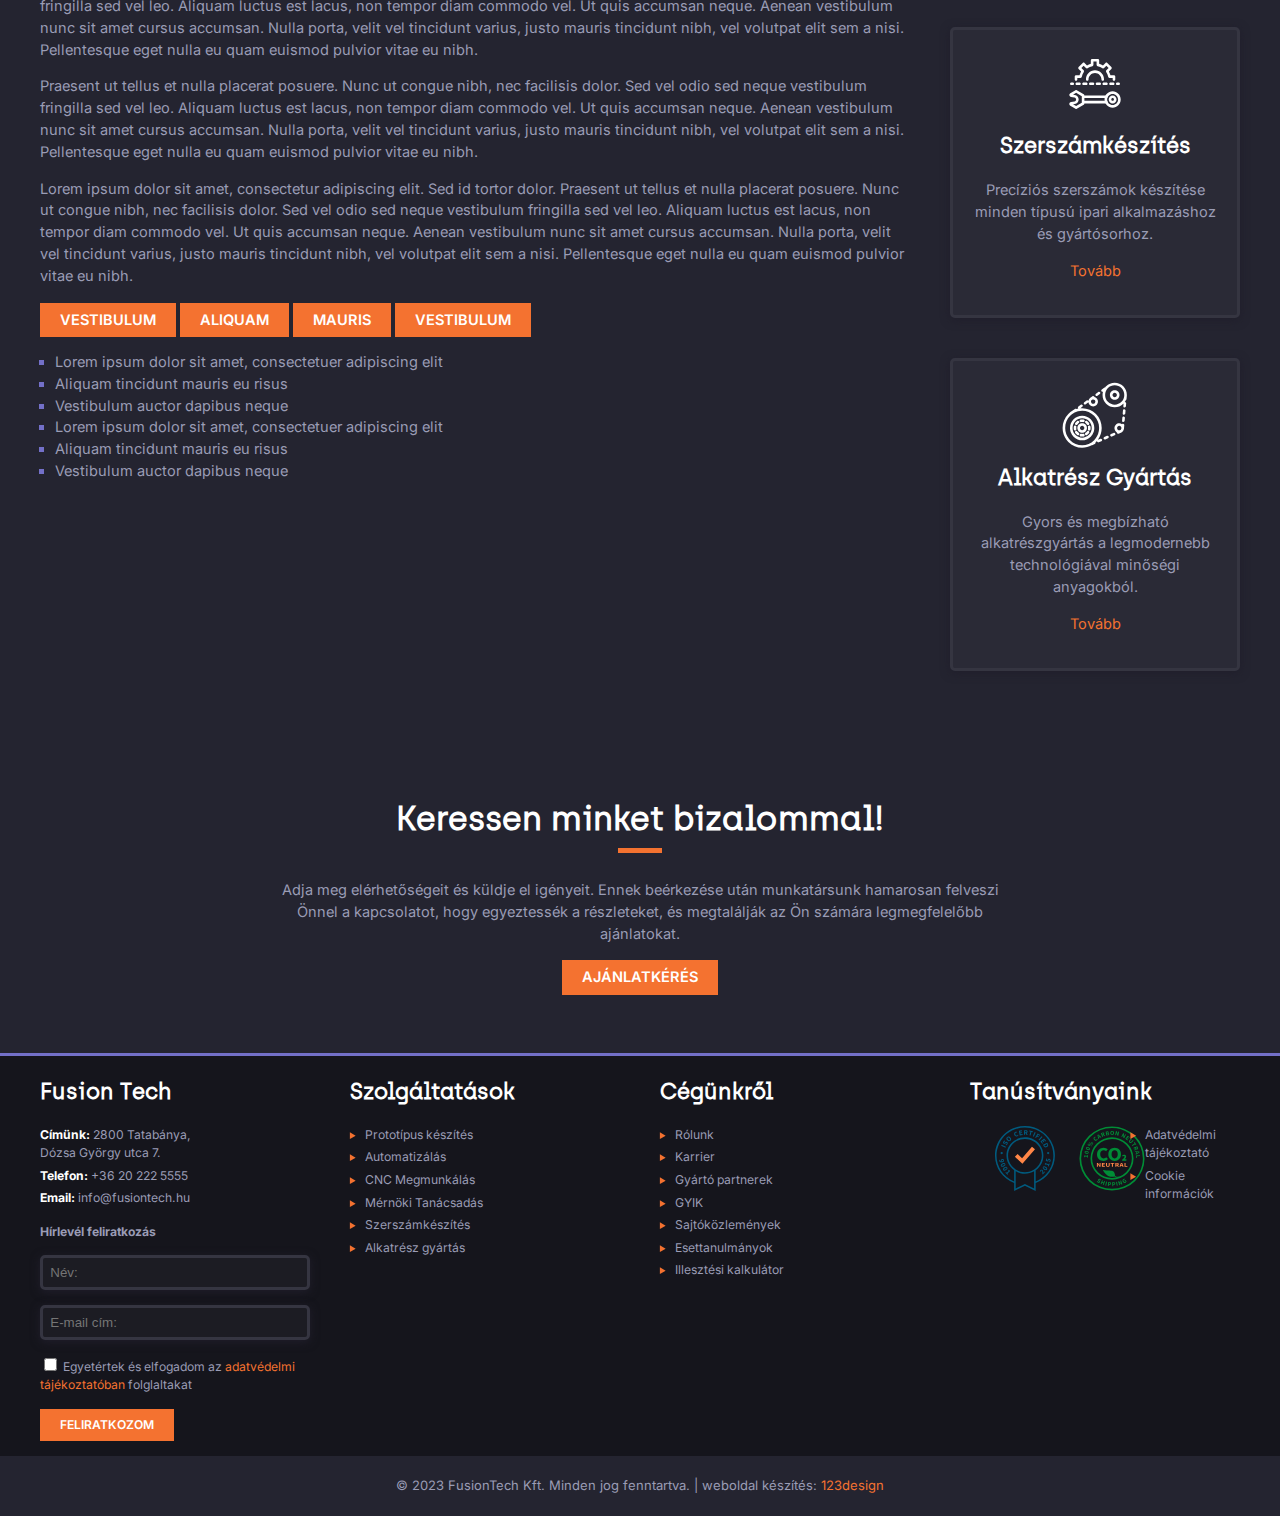
<file: fusion-tech/prototipus-keszites/index.html>
<!DOCTYPE html>
<html lang="hu">
  <head>
    <meta charset="UTF-8" />
    <meta name="viewport" content="width=device-width, initial-scale=1.0" />
    <link rel="stylesheet" href="../css/grid.css" />
    <link rel="stylesheet" href="../css/style.css" />
    <title>Prototípus készítés</title>
  </head>
  <body>
    <header>
      <div class="content-box">
        <div id="logo">
          <a href="../"><img src="../img/logo.svg" alt="fusiontech" /></a>
        </div>
        <div id="menu">
          <ul>
            <li><a href="#about">Rólunk</a></li>
            <li><a href="#portfolio">Referenciák</a></li>
            <li><a href="#">Projektek</a></li>
            <li><a href="#">Karrier</a></li>
            <li><a href="#contact">Kapcsolat</a></li>
          </ul>
        </div>
        <div id="tel"><a href="tel:+3611234567">+36 1 123 4567</a></div>
      </div>
    </header>
    <main>
      <section id="top-section">
        <div class="content-box">
          <h1>Prototípus készítés</h1>
        </div>
      </section>
      <section>
        <div class="content-box">
          <div class="row">
            <div class="col-3-4">
              <p>
                Sed vel odio sed neque vestibulum fringilla sed vel leo. Aliquam
                luctus est lacus, non tempor diam commodo vel. Ut quis accumsan
                neque. Aliquam luctus est lacus, non tempor diam commodo vel. Ut
                quis accumsan neque. Aenean vestibulum nunc sit amet cursus
                accumsan. Nulla porta, velit vel tincidunt varius, justo mauris
                tincidunt nibh, vel volutpat elit sem a nisi. Aenean vestibulum
                nunc sit amet cursus accumsan. Nulla porta, velit vel tincidunt
                varius, justo mauris tincidunt nibh, vel volutpat elit sem a
                nisi. Pellentesque eget nulla eu quam euismod pulvior vitae eu
                nibh.
              </p>
              <blockquote>
                Aliquam luctus est lacus, non tempor diam commodo vel. Ut quis
                accumsan neque. Aenean vestibulum nunc sit amet cursus accumsan.
              </blockquote>
              <p>
                Sed vel odio sed neque vestibulum fringilla sed vel leo. Aliquam
                luctus est lacus, non tempor diam commodo vel. Ut quis accumsan
                neque. Aenean vestibulum nunc sit amet cursus accumsan. Nulla
                porta, velit vel tincidunt varius, justo mauris tincidunt nibh,
                vel volutpat elit sem a nisi. Pellentesque eget nulla eu quam
                euismod pulvior vitae eu nibh.
              </p>
              <p>
                Praesent ut tellus et nulla placerat posuere. Nunc ut congue
                nibh, nec facilisis dolor. Sed vel odio sed neque vestibulum
                fringilla sed vel leo. Aliquam luctus est lacus, non tempor diam
                commodo vel. Ut quis accumsan neque. Aenean vestibulum nunc sit
                amet cursus accumsan. Nulla porta, velit vel tincidunt varius,
                justo mauris tincidunt nibh, vel volutpat elit sem a nisi.
                Pellentesque eget nulla eu quam euismod pulvior vitae eu nibh.
              </p>
              <ol>
                <li>
                  Lorem ipsum dolor sit amet, consectetuer adipiscing elit
                </li>
                <li>Aliquam tincidunt mauris eu risus</li>
                <li>Vestibulum auctor dapibus neque</li>
                <li>
                  Lorem ipsum dolor sit amet, consectetuer adipiscing elit
                </li>
                <li>Aliquam tincidunt mauris eu risus</li>
                <li>Vestibulum auctor dapibus neque</li>
              </ol>
              <h2>Heading h2 Convallis et nulla placerat posuere</h2>
              <p>
                Lorem ipsum dolor sit amet, consectetur adipiscing elit. Sed id
                tortor dolor. Praesent ut tellus et nulla placerat posuere. Nunc
                ut congue nibh, nec facilisis dolor. Sed vel odio sed neque
                vestibulum fringilla sed vel leo. Aliquam luctus est lacus, non
                tempor diam commodo vel. Ut quis accumsan neque. Aenean
                vestibulum nunc sit amet cursus accumsan. Nulla porta, velit vel
                tincidunt varius, justo mauris tincidunt nibh, vel volutpat elit
                sem a nisi. Pellentesque eget nulla eu quam euismod pulvior
                vitae eu nibh.
              </p>
              <p>
                Lorem ipsum dolor sit amet, consectetur adipiscing elit. Sed id
                tortor dolor. Praesent ut tellus et nulla placerat posuere. Nunc
                ut congue nibh, nec facilisis dolor. Sed vel odio sed neque
                vestibulum fringilla sed vel leo. Aliquam luctus est lacus, non
                tempor diam commodo vel. Ut quis accumsan neque. Aenean
                vestibulum nunc sit amet cursus accumsan. Nulla porta, velit vel
                tincidunt varius, justo mauris tincidunt nibh, vel volutpat elit
                sem a nisi. Pellentesque eget nulla eu quam euismod pulvior
                vitae eu nibh.
              </p>
              <h3>Heading h3 vestibulum auctor dapibus adipiscing elit</h3>
              <p>
                Lorem ipsum <b>dolor sit amet, consectetur</b> adipiscing elit.
                Sed id tortor dolor. Praesent ut tellus et nulla placerat
                posuere. Nunc ut congue nibh, nec facilisis dolor Sed vel odio
                sed neque vestibulum fringilla sed vel leo. Aliquam luctus est
                lacus, non tempor diam commodo vel.
                <span>Ut quis accumsan neque.</span> Aenean vestibulum nunc sit
                amet cursus accumsan. Nulla porta, velit vel tincidunt varius,
                justo mauris tincidunt nibh, vel volutpat elit sem a nisi.
                Pellentesque eget nulla eu quam euismod pulvior vitae eu nibh.
              </p>
              <ul>
                <li>
                  Lorem ipsum dolor sit amet, consectetuer adipiscing elit
                </li>
                <li>Aliquam tincidunt mauris eu risus</li>
                <li>Vestibulum auctor dapibus neque</li>
                <li>
                  Lorem ipsum dolor sit amet, consectetuer adipiscing elit
                </li>
                <li>Aliquam tincidunt mauris eu risus</li>
                <li>Vestibulum auctor dapibus neque</li>
              </ul>
              <p>
                Sed vel odio sed neque vestibulum fringilla sed vel leo. Aliquam
                luctus est lacus, non tempor diam commodo vel. Ut quis accumsan
                neque. Aenean vestibulum nunc sit amet cursus accumsan. Nulla
                porta, velit vel tincidunt varius, justo mauris tincidunt nibh,
                vel volutpat elit sem a nisi. Pellentesque eget nulla eu quam
                euismod pulvior vitae eu nibh.
              </p>
              <p>
                Praesent ut tellus et nulla placerat posuere. Nunc ut congue
                nibh, nec facilisis dolor. Sed vel odio sed neque vestibulum
                fringilla sed vel leo. Aliquam luctus est lacus, non tempor diam
                commodo vel. Ut quis accumsan neque. Aenean vestibulum nunc sit
                amet cursus accumsan. Nulla porta, velit vel tincidunt varius,
                justo mauris tincidunt nibh, vel volutpat elit sem a nisi.
                Pellentesque eget nulla eu quam euismod pulvior vitae eu nibh.
              </p>
              <p>
                Praesent ut tellus et nulla placerat posuere. Nunc ut congue
                nibh, nec facilisis dolor. Sed vel odio sed neque vestibulum
                fringilla sed vel leo. Aliquam luctus est lacus, non tempor diam
                commodo vel. Ut quis accumsan neque. Aenean vestibulum nunc sit
                amet cursus accumsan. Nulla porta, velit vel tincidunt varius,
                justo mauris tincidunt nibh, vel volutpat elit sem a nisi.
                Pellentesque eget nulla eu quam euismod pulvior vitae eu nibh.
              </p>
              <p>
                Lorem ipsum dolor sit amet, consectetur adipiscing elit. Sed id
                tortor dolor. Praesent ut tellus et nulla placerat posuere. Nunc
                ut congue nibh, nec facilisis dolor. Sed vel odio sed neque
                vestibulum fringilla sed vel leo. Aliquam luctus est lacus, non
                tempor diam commodo vel. Ut quis accumsan neque. Aenean
                vestibulum nunc sit amet cursus accumsan. Nulla porta, velit vel
                tincidunt varius, justo mauris tincidunt nibh, vel volutpat elit
                sem a nisi. Pellentesque eget nulla eu quam euismod pulvior
                vitae eu nibh.
              </p>

              <a href="#" class="button">vestibulum</a>
              <a href="#" class="button">aliquam</a>
              <a href="#" class="button">mauris</a>
              <a href="#" class="button">vestibulum</a>

              <ul>
                <li>
                  Lorem ipsum dolor sit amet, consectetuer adipiscing elit
                </li>
                <li>Aliquam tincidunt mauris eu risus</li>
                <li>Vestibulum auctor dapibus neque</li>
                <li>
                  Lorem ipsum dolor sit amet, consectetuer adipiscing elit
                </li>
                <li>Aliquam tincidunt mauris eu risus</li>
                <li>Vestibulum auctor dapibus neque</li>
              </ul>
            </div>
            <div class="col-1-4">
              <div id="cta">
                <div class="box-style">
                  <img src="../img/prototype.svg" alt="prototype" />
                  <h3>Prototípus készítés</h3>
                  <p>
                    Gyors és hatékony prototípusgyártás az Ön új ötleteihez vagy
                    termékei fejlesztéséhez.
                  </p>
                  <p><a href="#" class="more">Tovább</a></p>
                </div>
                <div class="box-style">
                  <img src="../img/automation.svg" alt="prototype" />
                  <h3>Automatizálás</h3>
                  <p>
                    Testreszabott automatizálási megoldások, hogy növelje a
                    termelékenységet és csökkentse a költségeket.
                  </p>
                  <p><a href="#" class="more">Tovább</a></p>
                </div>
                <div class="box-style">
                  <img src="../img/cnc.svg" alt="prototype" />
                  <h3>CNC Megmunkálás</h3>
                  <p>
                    Precíziós CNC megmunkálás a legkülönfélébb anyagokból, a
                    műanyagtól az acélig.
                  </p>
                  <p><a href="#" class="more">Tovább</a></p>
                </div>
                <div class="box-style">
                  <img src="../img/engineering.svg" alt="prototype" />
                  <h3>Mérnöki Tanácsadás</h3>
                  <p>
                    Szakértői tanácsadás és támogatás minden lépésben, a
                    tervezéstől a gyártásig.
                  </p>
                  <p><a href="#" class="more">Tovább</a></p>
                </div>
                <div class="box-style">
                  <img src="../img/tool-making.svg" alt="prototype" />
                  <h3>Szerszámkészítés</h3>
                  <p>
                    Precíziós szerszámok készítése minden típusú ipari
                    alkalmazáshoz és gyártósorhoz.
                  </p>
                  <p><a href="#" class="more">Tovább</a></p>
                </div>
                <div class="box-style">
                  <img src="../img/part-manufacturing.svg" alt="prototype" />
                  <h3>Alkatrész Gyártás</h3>
                  <p>
                    Gyors és megbízható alkatrészgyártás a legmodernebb
                    technológiával minőségi anyagokból.
                  </p>
                  <p><a href="#" class="more">Tovább</a></p>
                </div>
              </div>
            </div>
          </div>
        </div>
      </section>
      <section id="offer">
        <div class="content-box">
          <h2 class="align-center">Keressen minket bizalommal!</h2>
          <p class="narrow align-center">
            Adja meg elérhetőségeit és küldje el igényeit. Ennek beérkezése után
            munkatársunk hamarosan felveszi Önnel a kapcsolatot, hogy
            egyeztessék a részleteket, és megtalálják az Ön számára
            legmegfelelőbb ajánlatokat.
          </p>
          <p class="align-center">
            <a href="#" class="button">Ajánlatkérés</a>
          </p>
        </div>
      </section>
    </main>
    <footer id="contact" class="dark-bg">
      <div class="content-box">
        <div class="row">
          <div class="col-1-4">
            <h3>Fusion Tech</h3>
            <ul class="contact-info">
              <li><b>Címünk:</b> 2800 Tatabánya,<br />Dózsa György utca 7.</li>
              <li><b>Telefon:</b> +36 20 222 5555</li>
              <li><b>Email:</b> info@fusiontech.hu</li>
            </ul>
            <h4>Hírlevél feliratkozás</h4>
            <form>
              <input type="text" placeholder="Név:" />
              <input type="email" placeholder="E-mail cím:" />
              <label for="adatvedelem">
                <input type="checkbox" id="adatvedelem" /> Egyetértek és
                elfogadom az
                <a href="#">adatvédelmi tájékoztatóban</a> folglaltakat </label
              ><br />
              <input type="submit" value="Feliratkozom" /><br />
            </form>
          </div>
          <div class="col-1-4">
            <h3>Szolgáltatások</h3>
            <ul>
              <li>
                <a href="/fusion-tech/prototipus-keszites/"
                  >Prototípus készítés</a
                >
              </li>
              <li><a href="#">Automatizálás</a></li>
              <li><a href="#">CNC Megmunkálás</a></li>
              <li><a href="#">Mérnöki Tanácsadás</a></li>
              <li><a href="#">Szerszámkészítés</a></li>
              <li><a href="#">Alkatrész gyártás</a></li>
            </ul>
          </div>
          <div class="col-1-4">
            <h3>Cégünkről</h3>
            <ul>
              <li><a href="#">Rólunk</a></li>
              <li><a href="#">Karrier</a></li>
              <li><a href="#">Gyártó partnerek</a></li>
              <li><a href="#">GYIK</a></li>
              <li><a href="#">Sajtóközlemények</a></li>
              <li><a href="#">Esettanulmányok</a></li>
              <li><a href="#">Illesztési kalkulátor</a></li>
            </ul>
          </div>
          <div class="col-1-4">
            <h3>Tanúsítványaink</h3>
            <img src="../img/iso-9001.svg" alt="iso" class="cert" />
            <img src="../img/CO2.svg" alt="col-1-2" class="cert" />
            <ul>
              <li><a href="#">Adatvédelmi tájékoztató</a></li>
              <li><a href="#">Cookie információk</a></li>
            </ul>
          </div>
        </div>
      </div>
    </footer>
    <div id="copyright">
      <div class="content-box">
        <p class="align-center">
          © 2023 FusionTech Kft. Minden jog fenntartva. | weboldal készítés:
          <a href="#">123design</a>
        </p>
      </div>
    </div>
  </body>
</html>
</file>
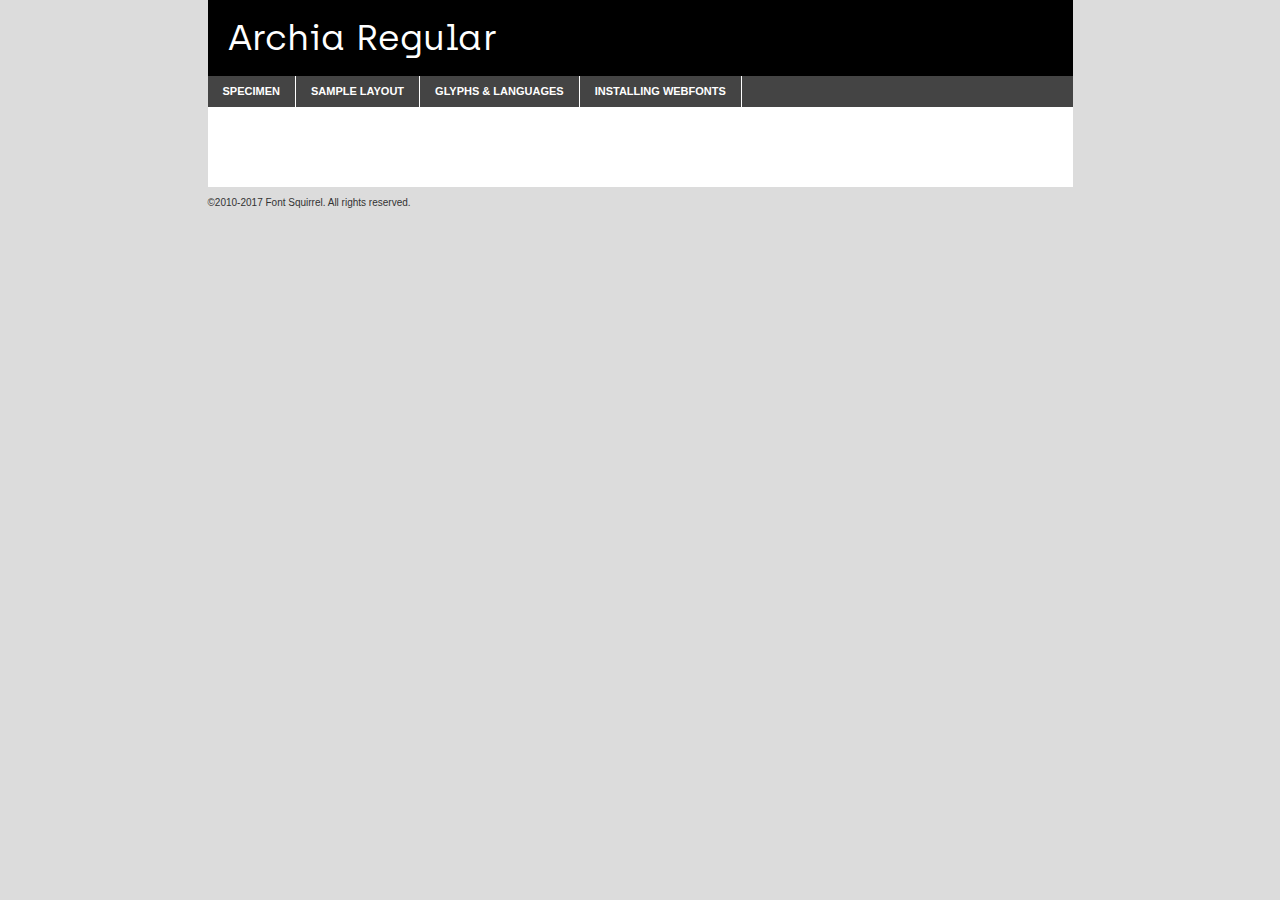
<file: fusion-tech/fonts/Archia_Regular/Archia Regular Webfont/archia-regular-demo.html>
<!DOCTYPE html PUBLIC "-//W3C//DTD XHTML 1.0 Transitional//EN"
	"http://www.w3.org/TR/xhtml1/DTD/xhtml1-transitional.dtd">

<html xmlns="http://www.w3.org/1999/xhtml" xml:lang="en" lang="en">
<head>
	<meta http-equiv="Content-Type" content="text/html; charset=utf-8" />
	<script src="http://ajax.googleapis.com/ajax/libs/jquery/1.7.2/jquery.min.js" type="text/javascript" charset="utf-8"></script>
	<script type="text/javascript">
	(function($){$.fn.easyTabs=function(option){var param=jQuery.extend({fadeSpeed:"fast",defaultContent:1,activeClass:'active'},option);$(this).each(function(){var thisId="#"+this.id;if(param.defaultContent==''){param.defaultContent=1;}
	if(typeof param.defaultContent=="number")
	{var defaultTab=$(thisId+" .tabs li:eq("+(param.defaultContent-1)+") a").attr('href').substr(1);}else{var defaultTab=param.defaultContent;}
	$(thisId+" .tabs li a").each(function(){var tabToHide=$(this).attr('href').substr(1);$("#"+tabToHide).addClass('easytabs-tab-content');});hideAll();changeContent(defaultTab);function hideAll(){$(thisId+" .easytabs-tab-content").hide();}
	function changeContent(tabId){hideAll();$(thisId+" .tabs li").removeClass(param.activeClass);$(thisId+" .tabs li a[href=#"+tabId+"]").closest('li').addClass(param.activeClass);if(param.fadeSpeed!="none")
	{$(thisId+" #"+tabId).fadeIn(param.fadeSpeed);}else{$(thisId+" #"+tabId).show();}}
	$(thisId+" .tabs li").click(function(){var tabId=$(this).find('a').attr('href').substr(1);changeContent(tabId);return false;});});}})(jQuery);
	</script>
	<link rel="stylesheet" href="specimen_files/specimen_stylesheet.css" type="text/css" charset="utf-8" />
	<link rel="stylesheet" href="stylesheet.css" type="text/css" charset="utf-8" />

	<style type="text/css">
					body{
				font-family: 'archiaregular';
							}
		</style>

	<title>Archia Regular Specimen</title>
	
	
	<script type="text/javascript" charset="utf-8">
		$(document).ready(function() {
			$('#container').easyTabs({defaultContent:1});
		});
	</script>
</head>

<body>
<div id="container">
	<div id="header">
		Archia Regular	</div>
	<ul class="tabs">
		<li><a href="#specimen">Specimen</a></li>
		<li><a href="#layout">Sample Layout</a></li>
				<li><a href="#glyphs">Glyphs &amp; Languages</a></li>
		<li><a href="#installing">Installing Webfonts</a></li>
		
	</ul>
	
	<div id="main_content">

		
			<div id="specimen">
		
				<div class="section">
					<div class="grid12 firstcol">
						<div class="huge">AaBb</div>
					</div>
				</div>
		
				<div class="section">
					<div class="glyph_range">A&#x200B;B&#x200b;C&#x200b;D&#x200b;E&#x200b;F&#x200b;G&#x200b;H&#x200b;I&#x200b;J&#x200b;K&#x200b;L&#x200b;M&#x200b;N&#x200b;O&#x200b;P&#x200b;Q&#x200b;R&#x200b;S&#x200b;T&#x200b;U&#x200b;V&#x200b;W&#x200b;X&#x200b;Y&#x200b;Z&#x200b;a&#x200b;b&#x200b;c&#x200b;d&#x200b;e&#x200b;f&#x200b;g&#x200b;h&#x200b;i&#x200b;j&#x200b;k&#x200b;l&#x200b;m&#x200b;n&#x200b;o&#x200b;p&#x200b;q&#x200b;r&#x200b;s&#x200b;t&#x200b;u&#x200b;v&#x200b;w&#x200b;x&#x200b;y&#x200b;z&#x200b;1&#x200b;2&#x200b;3&#x200b;4&#x200b;5&#x200b;6&#x200b;7&#x200b;8&#x200b;9&#x200b;0&#x200b;&amp;&#x200b;.&#x200b;,&#x200b;?&#x200b;!&#x200b;&#64;&#x200b;(&#x200b;)&#x200b;#&#x200b;$&#x200b;%&#x200b;*&#x200b;+&#x200b;-&#x200b;=&#x200b;:&#x200b;;</div>
				</div>
				<div class="section">
					<div class="grid12 firstcol">
						<table class="sample_table">
							<tr><td>10</td><td class="size10">abcdefghijklmnopqrstuvwxyzABCDEFGHIJKLMNOPQRSTUVWXYZ0123456789abcdefghijklmnopqrstuvwxyzABCDEFGHIJKLMNOPQRSTUVWXYZ0123456789abcdefghijklmnopqrstuvwxyzABCDEFGHIJKLMNOPQRSTUVWXYZ</td></tr>
							<tr><td>11</td><td class="size11">abcdefghijklmnopqrstuvwxyzABCDEFGHIJKLMNOPQRSTUVWXYZ0123456789abcdefghijklmnopqrstuvwxyzABCDEFGHIJKLMNOPQRSTUVWXYZ0123456789abcdefghijklmnopqrstuvwxyzABCDEFGHIJKLMNOPQRSTUVWXYZ</td></tr>
							<tr><td>12</td><td class="size12">abcdefghijklmnopqrstuvwxyzABCDEFGHIJKLMNOPQRSTUVWXYZ0123456789abcdefghijklmnopqrstuvwxyzABCDEFGHIJKLMNOPQRSTUVWXYZ0123456789abcdefghijklmnopqrstuvwxyzABCDEFGHIJKLMNOPQRSTUVWXYZ</td></tr>
							<tr><td>13</td><td class="size13">abcdefghijklmnopqrstuvwxyzABCDEFGHIJKLMNOPQRSTUVWXYZ0123456789abcdefghijklmnopqrstuvwxyzABCDEFGHIJKLMNOPQRSTUVWXYZ0123456789abcdefghijklmnopqrstuvwxyzABCDEFGHIJKLMNOPQRSTUVWXYZ</td></tr>
							<tr><td>14</td><td class="size14">abcdefghijklmnopqrstuvwxyzABCDEFGHIJKLMNOPQRSTUVWXYZ0123456789abcdefghijklmnopqrstuvwxyzABCDEFGHIJKLMNOPQRSTUVWXYZ0123456789abcdefghijklmnopqrstuvwxyzABCDEFGHIJKLMNOPQRSTUVWXYZ</td></tr>
							<tr><td>16</td><td class="size16">abcdefghijklmnopqrstuvwxyzABCDEFGHIJKLMNOPQRSTUVWXYZ0123456789abcdefghijklmnopqrstuvwxyzABCDEFGHIJKLMNOPQRSTUVWXYZ</td></tr>
							<tr><td>18</td><td class="size18">abcdefghijklmnopqrstuvwxyzABCDEFGHIJKLMNOPQRSTUVWXYZ0123456789abcdefghijklmnopqrstuvwxyzABCDEFGHIJKLMNOPQRSTUVWXYZ</td></tr>
							<tr><td>20</td><td class="size20">abcdefghijklmnopqrstuvwxyzABCDEFGHIJKLMNOPQRSTUVWXYZ0123456789abcdefghijklmnopqrstuvwxyzABCDEFGHIJKLMNOPQRSTUVWXYZ</td></tr>
							<tr><td>24</td><td class="size24">abcdefghijklmnopqrstuvwxyzABCDEFGHIJKLMNOPQRSTUVWXYZ0123456789abcdefghijklmnopqrstuvwxyzABCDEFGHIJKLMNOPQRSTUVWXYZ</td></tr>
							<tr><td>30</td><td class="size30">abcdefghijklmnopqrstuvwxyzABCDEFGHIJKLMNOPQRSTUVWXYZ0123456789abcdefghijklmnopqrstuvwxyzABCDEFGHIJKLMNOPQRSTUVWXYZ</td></tr>
							<tr><td>36</td><td class="size36">abcdefghijklmnopqrstuvwxyzABCDEFGHIJKLMNOPQRSTUVWXYZ0123456789abcdefghijklmnopqrstuvwxyzABCDEFGHIJKLMNOPQRSTUVWXYZ</td></tr>
							<tr><td>48</td><td class="size48">abcdefghijklmnopqrstuvwxyzABCDEFGHIJKLMNOPQRSTUVWXYZ0123456789abcdefghijklmnopqrstuvwxyzABCDEFGHIJKLMNOPQRSTUVWXYZ</td></tr>
							<tr><td>60</td><td class="size60">abcdefghijklmnopqrstuvwxyzABCDEFGHIJKLMNOPQRSTUVWXYZ0123456789abcdefghijklmnopqrstuvwxyzABCDEFGHIJKLMNOPQRSTUVWXYZ</td></tr>
							<tr><td>72</td><td class="size72">abcdefghijklmnopqrstuvwxyzABCDEFGHIJKLMNOPQRSTUVWXYZ0123456789abcdefghijklmnopqrstuvwxyzABCDEFGHIJKLMNOPQRSTUVWXYZ</td></tr>
							<tr><td>90</td><td class="size90">abcdefghijklmnopqrstuvwxyzABCDEFGHIJKLMNOPQRSTUVWXYZ0123456789abcdefghijklmnopqrstuvwxyzABCDEFGHIJKLMNOPQRSTUVWXYZ</td></tr>
						</table>
				
					</div>
			
				</div>
		
		
		
								<div class="section" id="bodycomparison">


										<div id="xheight">
				<div class="fontbody">&#x25FC;&#x25FC;&#x25FC;&#x25FC;&#x25FC;&#x25FC;&#x25FC;&#x25FC;&#x25FC;&#x25FC;&#x25FC;&#x25FC;&#x25FC;&#x25FC;&#x25FC;&#x25FC;&#x25FC;&#x25FC;&#x25FC;&#x25FC;&#x25FC;&#x25FC;&#x25FC;&#x25FC;&#x25FC;&#x25FC;&#x25FC;&#x25FC;&#x25FC;&#x25FC;&#x25FC;&#x25FC;&#x25FC;&#x25FC;&#x25FC;&#x25FC;&#x25FC;&#x25FC;&#x25FC;&#x25FC;&#x25FC;&#x25FC;&#x25FC;&#x25FC;&#x25FC;&#x25FC;&#x25FC;&#x25FC;&#x25FC;&#x25FC;&#x25FC;&#x25FC;&#x25FC;&#x25FC;&#x25FC;&#x25FC;&#x25FC;&#x25FC;&#x25FC;&#x25FC;&#x25FC;&#x25FC;&#x25FC;&#x25FC;&#x25FC;&#x25FC;&#x25FC;&#x25FC;&#x25FC;&#x25FC;&#x25FC;&#x25FC;&#x25FC;&#x25FC;&#x25FC;&#x25FC;&#x25FC;&#x25FC;&#x25FC;&#x25FC;&#x25FC;&#x25FC;&#x25FC;&#x25FC;&#x25FC;&#x25FC;&#x25FC;&#x25FC;&#x25FC;&#x25FC;&#x25FC;&#x25FC;&#x25FC;&#x25FC;&#x25FC;&#x25FC;&#x25FC;&#x25FC;&#x25FC;body</div><div class="arialbody">body</div><div class="verdanabody">body</div><div class="georgiabody">body</div></div>
										<div class="fontbody" style="z-index:1">
											body<span>Archia Regular</span>
										</div>
										<div class="arialbody" style="z-index:1">
											body<span>Arial</span>
										</div>
										<div class="verdanabody" style="z-index:1">
											body<span>Verdana</span>
										</div>
										<div class="georgiabody" style="z-index:1">
											body<span>Georgia</span>
										</div>



								</div>
		
		
				<div class="section psample psample_row1" id="">
					
					<div class="grid2 firstcol">
						<p class="size10"><span>10.</span>Aenean lacinia bibendum nulla sed consectetur. Fusce dapibus, tellus ac cursus commodo, tortor mauris condimentum nibh, ut fermentum massa justo sit amet risus. Nullam id dolor id nibh ultricies vehicula ut id elit. Cum sociis natoque penatibus et magnis dis parturient montes, nascetur ridiculus mus. Nulla vitae elit libero, a pharetra augue.</p>
			
					</div>
					<div class="grid3">
						<p class="size11"><span>11.</span>Aenean lacinia bibendum nulla sed consectetur. Fusce dapibus, tellus ac cursus commodo, tortor mauris condimentum nibh, ut fermentum massa justo sit amet risus. Nullam id dolor id nibh ultricies vehicula ut id elit. Cum sociis natoque penatibus et magnis dis parturient montes, nascetur ridiculus mus. Nulla vitae elit libero, a pharetra augue.</p>
			
					</div>
					<div class="grid3">
						<p class="size12"><span>12.</span>Aenean lacinia bibendum nulla sed consectetur. Fusce dapibus, tellus ac cursus commodo, tortor mauris condimentum nibh, ut fermentum massa justo sit amet risus. Nullam id dolor id nibh ultricies vehicula ut id elit. Cum sociis natoque penatibus et magnis dis parturient montes, nascetur ridiculus mus. Nulla vitae elit libero, a pharetra augue.</p>
			
					</div>
					<div class="grid4">
						<p class="size13"><span>13.</span>Aenean lacinia bibendum nulla sed consectetur. Fusce dapibus, tellus ac cursus commodo, tortor mauris condimentum nibh, ut fermentum massa justo sit amet risus. Nullam id dolor id nibh ultricies vehicula ut id elit. Cum sociis natoque penatibus et magnis dis parturient montes, nascetur ridiculus mus. Nulla vitae elit libero, a pharetra augue.</p>
			
					</div>
					<div class="white_blend"></div>
					
				</div>
				<div class="section psample psample_row2" id="">
					<div class="grid3 firstcol">
						<p class="size14"><span>14.</span>Aenean lacinia bibendum nulla sed consectetur. Fusce dapibus, tellus ac cursus commodo, tortor mauris condimentum nibh, ut fermentum massa justo sit amet risus. Nullam id dolor id nibh ultricies vehicula ut id elit. Cum sociis natoque penatibus et magnis dis parturient montes, nascetur ridiculus mus. Nulla vitae elit libero, a pharetra augue.</p>
			
					</div>
					<div class="grid4">
						<p class="size16"><span>16.</span>Aenean lacinia bibendum nulla sed consectetur. Fusce dapibus, tellus ac cursus commodo, tortor mauris condimentum nibh, ut fermentum massa justo sit amet risus. Nullam id dolor id nibh ultricies vehicula ut id elit. Cum sociis natoque penatibus et magnis dis parturient montes, nascetur ridiculus mus. Nulla vitae elit libero, a pharetra augue.</p>
			
					</div>
					<div class="grid5">
						<p class="size18"><span>18.</span>Aenean lacinia bibendum nulla sed consectetur. Fusce dapibus, tellus ac cursus commodo, tortor mauris condimentum nibh, ut fermentum massa justo sit amet risus. Nullam id dolor id nibh ultricies vehicula ut id elit. Cum sociis natoque penatibus et magnis dis parturient montes, nascetur ridiculus mus. Nulla vitae elit libero, a pharetra augue.</p>
			
					</div>

					<div class="white_blend"></div>

				</div>
				
				<div class="section psample psample_row3" id="">
					<div class="grid5 firstcol">
						<p class="size20"><span>20.</span>Aenean lacinia bibendum nulla sed consectetur. Fusce dapibus, tellus ac cursus commodo, tortor mauris condimentum nibh, ut fermentum massa justo sit amet risus. Nullam id dolor id nibh ultricies vehicula ut id elit. Cum sociis natoque penatibus et magnis dis parturient montes, nascetur ridiculus mus. Nulla vitae elit libero, a pharetra augue.</p>
					</div>
					<div class="grid7">
						<p class="size24"><span>24.</span>Aenean lacinia bibendum nulla sed consectetur. Fusce dapibus, tellus ac cursus commodo, tortor mauris condimentum nibh, ut fermentum massa justo sit amet risus. Nullam id dolor id nibh ultricies vehicula ut id elit. Cum sociis natoque penatibus et magnis dis parturient montes, nascetur ridiculus mus. Nulla vitae elit libero, a pharetra augue.</p>
					</div>
					
					<div class="white_blend"></div>
					
				</div>
				
				<div class="section psample psample_row4" id="">
					<div class="grid12 firstcol">
						<p class="size30"><span>30.</span>Aenean lacinia bibendum nulla sed consectetur. Fusce dapibus, tellus ac cursus commodo, tortor mauris condimentum nibh, ut fermentum massa justo sit amet risus. Nullam id dolor id nibh ultricies vehicula ut id elit. Cum sociis natoque penatibus et magnis dis parturient montes, nascetur ridiculus mus. Nulla vitae elit libero, a pharetra augue.</p>
					</div>
					<div class="white_blend"></div>
					
				</div>
				
				
				
				<div class="section psample psample_row1 fullreverse">
					<div class="grid2 firstcol">
						<p class="size10"><span>10.</span>Aenean lacinia bibendum nulla sed consectetur. Fusce dapibus, tellus ac cursus commodo, tortor mauris condimentum nibh, ut fermentum massa justo sit amet risus. Nullam id dolor id nibh ultricies vehicula ut id elit. Cum sociis natoque penatibus et magnis dis parturient montes, nascetur ridiculus mus. Nulla vitae elit libero, a pharetra augue.</p>
			
					</div>
					<div class="grid3">
						<p class="size11"><span>11.</span>Aenean lacinia bibendum nulla sed consectetur. Fusce dapibus, tellus ac cursus commodo, tortor mauris condimentum nibh, ut fermentum massa justo sit amet risus. Nullam id dolor id nibh ultricies vehicula ut id elit. Cum sociis natoque penatibus et magnis dis parturient montes, nascetur ridiculus mus. Nulla vitae elit libero, a pharetra augue.</p>
			
					</div>
					<div class="grid3">
						<p class="size12"><span>12.</span>Aenean lacinia bibendum nulla sed consectetur. Fusce dapibus, tellus ac cursus commodo, tortor mauris condimentum nibh, ut fermentum massa justo sit amet risus. Nullam id dolor id nibh ultricies vehicula ut id elit. Cum sociis natoque penatibus et magnis dis parturient montes, nascetur ridiculus mus. Nulla vitae elit libero, a pharetra augue.</p>
			
					</div>
					<div class="grid4">
						<p class="size13"><span>13.</span>Aenean lacinia bibendum nulla sed consectetur. Fusce dapibus, tellus ac cursus commodo, tortor mauris condimentum nibh, ut fermentum massa justo sit amet risus. Nullam id dolor id nibh ultricies vehicula ut id elit. Cum sociis natoque penatibus et magnis dis parturient montes, nascetur ridiculus mus. Nulla vitae elit libero, a pharetra augue.</p>
			
					</div>
					<div class="black_blend"></div>
					
				</div>
				
				<div class="section psample psample_row2 fullreverse">
					<div class="grid3 firstcol">
						<p class="size14"><span>14.</span>Aenean lacinia bibendum nulla sed consectetur. Fusce dapibus, tellus ac cursus commodo, tortor mauris condimentum nibh, ut fermentum massa justo sit amet risus. Nullam id dolor id nibh ultricies vehicula ut id elit. Cum sociis natoque penatibus et magnis dis parturient montes, nascetur ridiculus mus. Nulla vitae elit libero, a pharetra augue.</p>
			
					</div>
					<div class="grid4">
						<p class="size16"><span>16.</span>Aenean lacinia bibendum nulla sed consectetur. Fusce dapibus, tellus ac cursus commodo, tortor mauris condimentum nibh, ut fermentum massa justo sit amet risus. Nullam id dolor id nibh ultricies vehicula ut id elit. Cum sociis natoque penatibus et magnis dis parturient montes, nascetur ridiculus mus. Nulla vitae elit libero, a pharetra augue.</p>
			
					</div>
					<div class="grid5">
						<p class="size18"><span>18.</span>Aenean lacinia bibendum nulla sed consectetur. Fusce dapibus, tellus ac cursus commodo, tortor mauris condimentum nibh, ut fermentum massa justo sit amet risus. Nullam id dolor id nibh ultricies vehicula ut id elit. Cum sociis natoque penatibus et magnis dis parturient montes, nascetur ridiculus mus. Nulla vitae elit libero, a pharetra augue.</p>
			
					</div>
					<div class="black_blend"></div>

				</div>
				
				<div class="section psample fullreverse psample_row3" id="">
					<div class="grid5 firstcol">
						<p class="size20"><span>20.</span>Aenean lacinia bibendum nulla sed consectetur. Fusce dapibus, tellus ac cursus commodo, tortor mauris condimentum nibh, ut fermentum massa justo sit amet risus. Nullam id dolor id nibh ultricies vehicula ut id elit. Cum sociis natoque penatibus et magnis dis parturient montes, nascetur ridiculus mus. Nulla vitae elit libero, a pharetra augue.</p>
					</div>
					<div class="grid7">
						<p class="size24"><span>24.</span>Aenean lacinia bibendum nulla sed consectetur. Fusce dapibus, tellus ac cursus commodo, tortor mauris condimentum nibh, ut fermentum massa justo sit amet risus. Nullam id dolor id nibh ultricies vehicula ut id elit. Cum sociis natoque penatibus et magnis dis parturient montes, nascetur ridiculus mus. Nulla vitae elit libero, a pharetra augue.</p>
					</div>
					
					<div class="black_blend"></div>
					
				</div>
				
				<div class="section psample fullreverse psample_row4" id="" style="border-bottom: 20px #000 solid;">
					<div class="grid12 firstcol">
						<p class="size30"><span>30.</span>Aenean lacinia bibendum nulla sed consectetur. Fusce dapibus, tellus ac cursus commodo, tortor mauris condimentum nibh, ut fermentum massa justo sit amet risus. Nullam id dolor id nibh ultricies vehicula ut id elit. Cum sociis natoque penatibus et magnis dis parturient montes, nascetur ridiculus mus. Nulla vitae elit libero, a pharetra augue.</p>
					</div>
					<div class="black_blend"></div>
					
				</div>
				
				
				
				
			</div>
			
			<div id="layout">
				
				<div class="section">
					
					<div class="grid12 firstcol">
						<h1>Lorem Ipsum Dolor</h1>
						<h2>Etiam porta sem malesuada magna mollis euismod</h2>
						
						<p class="byline">By <a href="#link">Aenean Lacinia</a></p>
					</div>
				</div>
				<div class="section">
					<div class="grid8 firstcol">
						<p class="large">Donec sed odio dui. Morbi leo risus, porta ac consectetur ac, vestibulum at eros. Fusce dapibus, tellus ac cursus commodo, tortor mauris condimentum nibh, ut fermentum massa justo sit amet risus. </p>

						
						<h3>Pellentesque ornare sem</h3>

						<p>Maecenas sed diam eget risus varius blandit sit amet non magna. Maecenas faucibus mollis interdum. Donec ullamcorper nulla non metus auctor fringilla. Nullam id dolor id nibh ultricies vehicula ut id elit. Nullam id dolor id nibh ultricies vehicula ut id elit. </p>

						<p>Aenean eu leo quam. Pellentesque ornare sem lacinia quam venenatis vestibulum. Lorem ipsum dolor sit amet, consectetur adipiscing elit. Cum sociis natoque penatibus et magnis dis parturient montes, nascetur ridiculus mus. </p>

						<p>Nulla vitae elit libero, a pharetra augue. Praesent commodo cursus magna, vel scelerisque nisl consectetur et. Aenean lacinia bibendum nulla sed consectetur. </p>

						<p>Nullam quis risus eget urna mollis ornare vel eu leo. Nullam quis risus eget urna mollis ornare vel eu leo. Maecenas sed diam eget risus varius blandit sit amet non magna. Donec ullamcorper nulla non metus auctor fringilla. </p>

						<h3>Cras mattis consectetur</h3>

						<p>Aenean eu leo quam. Pellentesque ornare sem lacinia quam venenatis vestibulum. Aenean lacinia bibendum nulla sed consectetur. Integer posuere erat a ante venenatis dapibus posuere velit aliquet. Cras mattis consectetur purus sit amet fermentum. </p>

						<p>Nullam id dolor id nibh ultricies vehicula ut id elit. Nullam quis risus eget urna mollis ornare vel eu leo. Cras mattis consectetur purus sit amet fermentum.</p>
					</div>
					
					<div class="grid4 sidebar">
						
						<div class="box reverse">
							<p class="last">Nullam quis risus eget urna mollis ornare vel eu leo. Donec ullamcorper nulla non metus auctor fringilla. Cras mattis consectetur purus sit amet fermentum. Sed posuere consectetur est at lobortis. Lorem ipsum dolor sit amet, consectetur adipiscing elit. </p>
						</div>
						
						<p class="caption">Maecenas sed diam eget risus varius.</p>

						<p>Vestibulum id ligula porta felis euismod semper. Integer posuere erat a ante venenatis dapibus posuere velit aliquet. Vestibulum id ligula porta felis euismod semper. Sed posuere consectetur est at lobortis. Maecenas sed diam eget risus varius blandit sit amet non magna. Fusce dapibus, tellus ac cursus commodo, tortor mauris condimentum nibh, ut fermentum massa justo sit amet risus. </p>

					

						<p>Duis mollis, est non commodo luctus, nisi erat porttitor ligula, eget lacinia odio sem nec elit. Aenean lacinia bibendum nulla sed consectetur. Vivamus sagittis lacus vel augue laoreet rutrum faucibus dolor auctor. Aenean lacinia bibendum nulla sed consectetur. Nullam quis risus eget urna mollis ornare vel eu leo. </p>

						<p>Praesent commodo cursus magna, vel scelerisque nisl consectetur et. Donec ullamcorper nulla non metus auctor fringilla. Maecenas faucibus mollis interdum. Fusce dapibus, tellus ac cursus commodo, tortor mauris condimentum nibh, ut fermentum massa justo sit amet risus. </p>

					</div>
				</div>
				
			</div>


			



		<div id="glyphs">
			<div class="section">
				<div class="grid12 firstcol">
			
				<h1>Language Support</h1>
				<p>The subset of Archia Regular in this kit supports the following languages:<br />
			
					Albanian, Basque, Bosnian, Breton, Catalan, Chamorro, Chichewa_nyanja, Croatian, Czech, Danish, Dutch, English, Estonian, Faroese, Finnish, French, Frisian, Galician, German, Hungarian, Icelandic, Italian, Latvian, Lithuanian, Malagasy, Maltese, Norwegian, Polish, Portuguese, Romanian, Serbian, Slovak, Slovenian, Spanish, Turkish, Welsh, Alsatian, Aragonese, Arapaho, Aromanian, Arrernte, Asturian, Aymara, Bislama, Cebuano, Cheyenne, Cimbrian, Corsican, Fijian, French_creole, Friulian, Genoese, Gilbertese, Greenlandic, Haitian_creole, Hawaiian, Hiligaynon, Hmong, Hopi, Ibanag, Iloko_ilokano, Indonesian, Interglossa_glosa, Interlingua, Irish_gaelic, Istro-romanian, Jerriais, Kashubian, Kurdish_kurmanji, Ladin, Lojban, Lombard, Low_saxon, Luxembourgeois, Manx, Maori, Megleno-romanian, Mohawk, Nahuatl, Norfolk_pitcairnese, Northern_sotho, Occitan, Oromo, Pangasinan, Papiamento, Piedmontese, Potawatomi, Rhaeto-romance, Romansh, Rotokas, Sami_inari, Sami_lule, Samoan, Sardinian, Scots_gaelic, Seychelles_creole, Shona, Sicilian, Somali, Southern_ndebele, Southern_sotho, Swahili, Swati_swazi, Tagalog_filipino_pilipino, Tahitian, Tausug, Tetum, Tok_pisin, Tongan, Tswana, Turkmen, Turkmen_latinized, Tuvaluan, Uyghur_latinized, Veps, Volapuk, Votic_latinized, Walloon, Warlpiri, Xhosa, Yapese, Zulu, Latinbasic, Ubasic, Demo				</p>
				<h1>Glyph Chart</h1>
				<p>The subset of Archia Regular in this kit includes all the glyphs listed below. Unicode entities are included above each glyph to help you insert individual characters into your layout.</p>
				<div id="glyph_chart">
			
																														 <div><p>&amp;#13;</p>&#13;</div>
																				 <div><p>&amp;#32;</p>&#32;</div>
																				 <div><p>&amp;#33;</p>&#33;</div>
																				 <div><p>&amp;#34;</p>&#34;</div>
																				 <div><p>&amp;#35;</p>&#35;</div>
																				 <div><p>&amp;#36;</p>&#36;</div>
																				 <div><p>&amp;#37;</p>&#37;</div>
																				 <div><p>&amp;#38;</p>&#38;</div>
																				 <div><p>&amp;#39;</p>&#39;</div>
																				 <div><p>&amp;#40;</p>&#40;</div>
																				 <div><p>&amp;#41;</p>&#41;</div>
																				 <div><p>&amp;#42;</p>&#42;</div>
																				 <div><p>&amp;#43;</p>&#43;</div>
																				 <div><p>&amp;#44;</p>&#44;</div>
																				 <div><p>&amp;#45;</p>&#45;</div>
																				 <div><p>&amp;#46;</p>&#46;</div>
																				 <div><p>&amp;#47;</p>&#47;</div>
																				 <div><p>&amp;#48;</p>&#48;</div>
																				 <div><p>&amp;#49;</p>&#49;</div>
																				 <div><p>&amp;#50;</p>&#50;</div>
																				 <div><p>&amp;#51;</p>&#51;</div>
																				 <div><p>&amp;#52;</p>&#52;</div>
																				 <div><p>&amp;#53;</p>&#53;</div>
																				 <div><p>&amp;#54;</p>&#54;</div>
																				 <div><p>&amp;#55;</p>&#55;</div>
																				 <div><p>&amp;#56;</p>&#56;</div>
																				 <div><p>&amp;#57;</p>&#57;</div>
																				 <div><p>&amp;#58;</p>&#58;</div>
																				 <div><p>&amp;#59;</p>&#59;</div>
																				 <div><p>&amp;#60;</p>&#60;</div>
																				 <div><p>&amp;#61;</p>&#61;</div>
																				 <div><p>&amp;#62;</p>&#62;</div>
																				 <div><p>&amp;#63;</p>&#63;</div>
																				 <div><p>&amp;#64;</p>&#64;</div>
																				 <div><p>&amp;#65;</p>&#65;</div>
																				 <div><p>&amp;#66;</p>&#66;</div>
																				 <div><p>&amp;#67;</p>&#67;</div>
																				 <div><p>&amp;#68;</p>&#68;</div>
																				 <div><p>&amp;#69;</p>&#69;</div>
																				 <div><p>&amp;#70;</p>&#70;</div>
																				 <div><p>&amp;#71;</p>&#71;</div>
																				 <div><p>&amp;#72;</p>&#72;</div>
																				 <div><p>&amp;#73;</p>&#73;</div>
																				 <div><p>&amp;#74;</p>&#74;</div>
																				 <div><p>&amp;#75;</p>&#75;</div>
																				 <div><p>&amp;#76;</p>&#76;</div>
																				 <div><p>&amp;#77;</p>&#77;</div>
																				 <div><p>&amp;#78;</p>&#78;</div>
																				 <div><p>&amp;#79;</p>&#79;</div>
																				 <div><p>&amp;#80;</p>&#80;</div>
																				 <div><p>&amp;#81;</p>&#81;</div>
																				 <div><p>&amp;#82;</p>&#82;</div>
																				 <div><p>&amp;#83;</p>&#83;</div>
																				 <div><p>&amp;#84;</p>&#84;</div>
																				 <div><p>&amp;#85;</p>&#85;</div>
																				 <div><p>&amp;#86;</p>&#86;</div>
																				 <div><p>&amp;#87;</p>&#87;</div>
																				 <div><p>&amp;#88;</p>&#88;</div>
																				 <div><p>&amp;#89;</p>&#89;</div>
																				 <div><p>&amp;#90;</p>&#90;</div>
																				 <div><p>&amp;#91;</p>&#91;</div>
																				 <div><p>&amp;#92;</p>&#92;</div>
																				 <div><p>&amp;#93;</p>&#93;</div>
																				 <div><p>&amp;#94;</p>&#94;</div>
																				 <div><p>&amp;#95;</p>&#95;</div>
																				 <div><p>&amp;#96;</p>&#96;</div>
																				 <div><p>&amp;#97;</p>&#97;</div>
																				 <div><p>&amp;#98;</p>&#98;</div>
																				 <div><p>&amp;#99;</p>&#99;</div>
																				 <div><p>&amp;#100;</p>&#100;</div>
																				 <div><p>&amp;#101;</p>&#101;</div>
																				 <div><p>&amp;#102;</p>&#102;</div>
																				 <div><p>&amp;#103;</p>&#103;</div>
																				 <div><p>&amp;#104;</p>&#104;</div>
																				 <div><p>&amp;#105;</p>&#105;</div>
																				 <div><p>&amp;#106;</p>&#106;</div>
																				 <div><p>&amp;#107;</p>&#107;</div>
																				 <div><p>&amp;#108;</p>&#108;</div>
																				 <div><p>&amp;#109;</p>&#109;</div>
																				 <div><p>&amp;#110;</p>&#110;</div>
																				 <div><p>&amp;#111;</p>&#111;</div>
																				 <div><p>&amp;#112;</p>&#112;</div>
																				 <div><p>&amp;#113;</p>&#113;</div>
																				 <div><p>&amp;#114;</p>&#114;</div>
																				 <div><p>&amp;#115;</p>&#115;</div>
																				 <div><p>&amp;#116;</p>&#116;</div>
																				 <div><p>&amp;#117;</p>&#117;</div>
																				 <div><p>&amp;#118;</p>&#118;</div>
																				 <div><p>&amp;#119;</p>&#119;</div>
																				 <div><p>&amp;#120;</p>&#120;</div>
																				 <div><p>&amp;#121;</p>&#121;</div>
																				 <div><p>&amp;#122;</p>&#122;</div>
																				 <div><p>&amp;#123;</p>&#123;</div>
																				 <div><p>&amp;#124;</p>&#124;</div>
																				 <div><p>&amp;#125;</p>&#125;</div>
																				 <div><p>&amp;#126;</p>&#126;</div>
																				 <div><p>&amp;#160;</p>&#160;</div>
																				 <div><p>&amp;#161;</p>&#161;</div>
																				 <div><p>&amp;#162;</p>&#162;</div>
																				 <div><p>&amp;#163;</p>&#163;</div>
																				 <div><p>&amp;#165;</p>&#165;</div>
																				 <div><p>&amp;#167;</p>&#167;</div>
																				 <div><p>&amp;#168;</p>&#168;</div>
																				 <div><p>&amp;#169;</p>&#169;</div>
																				 <div><p>&amp;#170;</p>&#170;</div>
																				 <div><p>&amp;#171;</p>&#171;</div>
																				 <div><p>&amp;#173;</p>&#173;</div>
																				 <div><p>&amp;#174;</p>&#174;</div>
																				 <div><p>&amp;#175;</p>&#175;</div>
																				 <div><p>&amp;#176;</p>&#176;</div>
																				 <div><p>&amp;#178;</p>&#178;</div>
																				 <div><p>&amp;#179;</p>&#179;</div>
																				 <div><p>&amp;#180;</p>&#180;</div>
																				 <div><p>&amp;#182;</p>&#182;</div>
																				 <div><p>&amp;#183;</p>&#183;</div>
																				 <div><p>&amp;#184;</p>&#184;</div>
																				 <div><p>&amp;#185;</p>&#185;</div>
																				 <div><p>&amp;#186;</p>&#186;</div>
																				 <div><p>&amp;#187;</p>&#187;</div>
																				 <div><p>&amp;#188;</p>&#188;</div>
																				 <div><p>&amp;#189;</p>&#189;</div>
																				 <div><p>&amp;#190;</p>&#190;</div>
																				 <div><p>&amp;#191;</p>&#191;</div>
																				 <div><p>&amp;#192;</p>&#192;</div>
																				 <div><p>&amp;#193;</p>&#193;</div>
																				 <div><p>&amp;#194;</p>&#194;</div>
																				 <div><p>&amp;#195;</p>&#195;</div>
																				 <div><p>&amp;#196;</p>&#196;</div>
																				 <div><p>&amp;#197;</p>&#197;</div>
																				 <div><p>&amp;#198;</p>&#198;</div>
																				 <div><p>&amp;#199;</p>&#199;</div>
																				 <div><p>&amp;#200;</p>&#200;</div>
																				 <div><p>&amp;#201;</p>&#201;</div>
																				 <div><p>&amp;#202;</p>&#202;</div>
																				 <div><p>&amp;#203;</p>&#203;</div>
																				 <div><p>&amp;#204;</p>&#204;</div>
																				 <div><p>&amp;#205;</p>&#205;</div>
																				 <div><p>&amp;#206;</p>&#206;</div>
																				 <div><p>&amp;#207;</p>&#207;</div>
																				 <div><p>&amp;#208;</p>&#208;</div>
																				 <div><p>&amp;#209;</p>&#209;</div>
																				 <div><p>&amp;#210;</p>&#210;</div>
																				 <div><p>&amp;#211;</p>&#211;</div>
																				 <div><p>&amp;#212;</p>&#212;</div>
																				 <div><p>&amp;#213;</p>&#213;</div>
																				 <div><p>&amp;#214;</p>&#214;</div>
																				 <div><p>&amp;#215;</p>&#215;</div>
																				 <div><p>&amp;#216;</p>&#216;</div>
																				 <div><p>&amp;#217;</p>&#217;</div>
																				 <div><p>&amp;#218;</p>&#218;</div>
																				 <div><p>&amp;#219;</p>&#219;</div>
																				 <div><p>&amp;#220;</p>&#220;</div>
																				 <div><p>&amp;#221;</p>&#221;</div>
																				 <div><p>&amp;#222;</p>&#222;</div>
																				 <div><p>&amp;#223;</p>&#223;</div>
																				 <div><p>&amp;#224;</p>&#224;</div>
																				 <div><p>&amp;#225;</p>&#225;</div>
																				 <div><p>&amp;#226;</p>&#226;</div>
																				 <div><p>&amp;#227;</p>&#227;</div>
																				 <div><p>&amp;#228;</p>&#228;</div>
																				 <div><p>&amp;#229;</p>&#229;</div>
																				 <div><p>&amp;#230;</p>&#230;</div>
																				 <div><p>&amp;#231;</p>&#231;</div>
																				 <div><p>&amp;#232;</p>&#232;</div>
																				 <div><p>&amp;#233;</p>&#233;</div>
																				 <div><p>&amp;#234;</p>&#234;</div>
																				 <div><p>&amp;#235;</p>&#235;</div>
																				 <div><p>&amp;#236;</p>&#236;</div>
																				 <div><p>&amp;#237;</p>&#237;</div>
																				 <div><p>&amp;#238;</p>&#238;</div>
																				 <div><p>&amp;#239;</p>&#239;</div>
																				 <div><p>&amp;#240;</p>&#240;</div>
																				 <div><p>&amp;#241;</p>&#241;</div>
																				 <div><p>&amp;#242;</p>&#242;</div>
																				 <div><p>&amp;#243;</p>&#243;</div>
																				 <div><p>&amp;#244;</p>&#244;</div>
																				 <div><p>&amp;#245;</p>&#245;</div>
																				 <div><p>&amp;#246;</p>&#246;</div>
																				 <div><p>&amp;#247;</p>&#247;</div>
																				 <div><p>&amp;#248;</p>&#248;</div>
																				 <div><p>&amp;#249;</p>&#249;</div>
																				 <div><p>&amp;#250;</p>&#250;</div>
																				 <div><p>&amp;#251;</p>&#251;</div>
																				 <div><p>&amp;#252;</p>&#252;</div>
																				 <div><p>&amp;#253;</p>&#253;</div>
																				 <div><p>&amp;#254;</p>&#254;</div>
																				 <div><p>&amp;#255;</p>&#255;</div>
																				 <div><p>&amp;#256;</p>&#256;</div>
																				 <div><p>&amp;#257;</p>&#257;</div>
																				 <div><p>&amp;#258;</p>&#258;</div>
																				 <div><p>&amp;#259;</p>&#259;</div>
																				 <div><p>&amp;#260;</p>&#260;</div>
																				 <div><p>&amp;#261;</p>&#261;</div>
																				 <div><p>&amp;#262;</p>&#262;</div>
																				 <div><p>&amp;#263;</p>&#263;</div>
																				 <div><p>&amp;#266;</p>&#266;</div>
																				 <div><p>&amp;#267;</p>&#267;</div>
																				 <div><p>&amp;#268;</p>&#268;</div>
																				 <div><p>&amp;#269;</p>&#269;</div>
																				 <div><p>&amp;#270;</p>&#270;</div>
																				 <div><p>&amp;#271;</p>&#271;</div>
																				 <div><p>&amp;#272;</p>&#272;</div>
																				 <div><p>&amp;#273;</p>&#273;</div>
																				 <div><p>&amp;#274;</p>&#274;</div>
																				 <div><p>&amp;#275;</p>&#275;</div>
																				 <div><p>&amp;#278;</p>&#278;</div>
																				 <div><p>&amp;#279;</p>&#279;</div>
																				 <div><p>&amp;#280;</p>&#280;</div>
																				 <div><p>&amp;#281;</p>&#281;</div>
																				 <div><p>&amp;#282;</p>&#282;</div>
																				 <div><p>&amp;#283;</p>&#283;</div>
																				 <div><p>&amp;#286;</p>&#286;</div>
																				 <div><p>&amp;#287;</p>&#287;</div>
																				 <div><p>&amp;#288;</p>&#288;</div>
																				 <div><p>&amp;#289;</p>&#289;</div>
																				 <div><p>&amp;#290;</p>&#290;</div>
																				 <div><p>&amp;#291;</p>&#291;</div>
																				 <div><p>&amp;#292;</p>&#292;</div>
																				 <div><p>&amp;#293;</p>&#293;</div>
																				 <div><p>&amp;#294;</p>&#294;</div>
																				 <div><p>&amp;#295;</p>&#295;</div>
																				 <div><p>&amp;#298;</p>&#298;</div>
																				 <div><p>&amp;#299;</p>&#299;</div>
																				 <div><p>&amp;#302;</p>&#302;</div>
																				 <div><p>&amp;#303;</p>&#303;</div>
																				 <div><p>&amp;#304;</p>&#304;</div>
																				 <div><p>&amp;#305;</p>&#305;</div>
																				 <div><p>&amp;#308;</p>&#308;</div>
																				 <div><p>&amp;#309;</p>&#309;</div>
																				 <div><p>&amp;#310;</p>&#310;</div>
																				 <div><p>&amp;#311;</p>&#311;</div>
																				 <div><p>&amp;#312;</p>&#312;</div>
																				 <div><p>&amp;#313;</p>&#313;</div>
																				 <div><p>&amp;#314;</p>&#314;</div>
																				 <div><p>&amp;#315;</p>&#315;</div>
																				 <div><p>&amp;#316;</p>&#316;</div>
																				 <div><p>&amp;#317;</p>&#317;</div>
																				 <div><p>&amp;#318;</p>&#318;</div>
																				 <div><p>&amp;#319;</p>&#319;</div>
																				 <div><p>&amp;#320;</p>&#320;</div>
																				 <div><p>&amp;#321;</p>&#321;</div>
																				 <div><p>&amp;#322;</p>&#322;</div>
																				 <div><p>&amp;#323;</p>&#323;</div>
																				 <div><p>&amp;#324;</p>&#324;</div>
																				 <div><p>&amp;#325;</p>&#325;</div>
																				 <div><p>&amp;#326;</p>&#326;</div>
																				 <div><p>&amp;#327;</p>&#327;</div>
																				 <div><p>&amp;#328;</p>&#328;</div>
																				 <div><p>&amp;#330;</p>&#330;</div>
																				 <div><p>&amp;#331;</p>&#331;</div>
																				 <div><p>&amp;#332;</p>&#332;</div>
																				 <div><p>&amp;#333;</p>&#333;</div>
																				 <div><p>&amp;#336;</p>&#336;</div>
																				 <div><p>&amp;#337;</p>&#337;</div>
																				 <div><p>&amp;#338;</p>&#338;</div>
																				 <div><p>&amp;#339;</p>&#339;</div>
																				 <div><p>&amp;#340;</p>&#340;</div>
																				 <div><p>&amp;#341;</p>&#341;</div>
																				 <div><p>&amp;#342;</p>&#342;</div>
																				 <div><p>&amp;#343;</p>&#343;</div>
																				 <div><p>&amp;#344;</p>&#344;</div>
																				 <div><p>&amp;#345;</p>&#345;</div>
																				 <div><p>&amp;#346;</p>&#346;</div>
																				 <div><p>&amp;#347;</p>&#347;</div>
																				 <div><p>&amp;#350;</p>&#350;</div>
																				 <div><p>&amp;#351;</p>&#351;</div>
																				 <div><p>&amp;#352;</p>&#352;</div>
																				 <div><p>&amp;#353;</p>&#353;</div>
																				 <div><p>&amp;#354;</p>&#354;</div>
																				 <div><p>&amp;#355;</p>&#355;</div>
																				 <div><p>&amp;#356;</p>&#356;</div>
																				 <div><p>&amp;#357;</p>&#357;</div>
																				 <div><p>&amp;#358;</p>&#358;</div>
																				 <div><p>&amp;#359;</p>&#359;</div>
																				 <div><p>&amp;#362;</p>&#362;</div>
																				 <div><p>&amp;#363;</p>&#363;</div>
																				 <div><p>&amp;#366;</p>&#366;</div>
																				 <div><p>&amp;#367;</p>&#367;</div>
																				 <div><p>&amp;#368;</p>&#368;</div>
																				 <div><p>&amp;#369;</p>&#369;</div>
																				 <div><p>&amp;#370;</p>&#370;</div>
																				 <div><p>&amp;#371;</p>&#371;</div>
																				 <div><p>&amp;#372;</p>&#372;</div>
																				 <div><p>&amp;#373;</p>&#373;</div>
																				 <div><p>&amp;#374;</p>&#374;</div>
																				 <div><p>&amp;#375;</p>&#375;</div>
																				 <div><p>&amp;#376;</p>&#376;</div>
																				 <div><p>&amp;#377;</p>&#377;</div>
																				 <div><p>&amp;#378;</p>&#378;</div>
																				 <div><p>&amp;#379;</p>&#379;</div>
																				 <div><p>&amp;#380;</p>&#380;</div>
																				 <div><p>&amp;#381;</p>&#381;</div>
																				 <div><p>&amp;#382;</p>&#382;</div>
																				 <div><p>&amp;#402;</p>&#402;</div>
																				 <div><p>&amp;#536;</p>&#536;</div>
																				 <div><p>&amp;#537;</p>&#537;</div>
																				 <div><p>&amp;#538;</p>&#538;</div>
																				 <div><p>&amp;#539;</p>&#539;</div>
																				 <div><p>&amp;#567;</p>&#567;</div>
																				 <div><p>&amp;#710;</p>&#710;</div>
																				 <div><p>&amp;#711;</p>&#711;</div>
																				 <div><p>&amp;#728;</p>&#728;</div>
																				 <div><p>&amp;#729;</p>&#729;</div>
																				 <div><p>&amp;#730;</p>&#730;</div>
																				 <div><p>&amp;#731;</p>&#731;</div>
																				 <div><p>&amp;#732;</p>&#732;</div>
																				 <div><p>&amp;#733;</p>&#733;</div>
																				 <div><p>&amp;#806;</p>&#806;</div>
																				 <div><p>&amp;#7808;</p>&#7808;</div>
																				 <div><p>&amp;#7809;</p>&#7809;</div>
																				 <div><p>&amp;#7810;</p>&#7810;</div>
																				 <div><p>&amp;#7811;</p>&#7811;</div>
																				 <div><p>&amp;#7812;</p>&#7812;</div>
																				 <div><p>&amp;#7813;</p>&#7813;</div>
																				 <div><p>&amp;#7922;</p>&#7922;</div>
																				 <div><p>&amp;#7923;</p>&#7923;</div>
																				 <div><p>&amp;#8192;</p>&#8192;</div>
																				 <div><p>&amp;#8193;</p>&#8193;</div>
																				 <div><p>&amp;#8194;</p>&#8194;</div>
																				 <div><p>&amp;#8195;</p>&#8195;</div>
																				 <div><p>&amp;#8196;</p>&#8196;</div>
																				 <div><p>&amp;#8197;</p>&#8197;</div>
																				 <div><p>&amp;#8198;</p>&#8198;</div>
																				 <div><p>&amp;#8199;</p>&#8199;</div>
																				 <div><p>&amp;#8200;</p>&#8200;</div>
																				 <div><p>&amp;#8201;</p>&#8201;</div>
																				 <div><p>&amp;#8202;</p>&#8202;</div>
																				 <div><p>&amp;#8208;</p>&#8208;</div>
																				 <div><p>&amp;#8209;</p>&#8209;</div>
																				 <div><p>&amp;#8210;</p>&#8210;</div>
																				 <div><p>&amp;#8211;</p>&#8211;</div>
																				 <div><p>&amp;#8212;</p>&#8212;</div>
																				 <div><p>&amp;#8216;</p>&#8216;</div>
																				 <div><p>&amp;#8217;</p>&#8217;</div>
																				 <div><p>&amp;#8218;</p>&#8218;</div>
																				 <div><p>&amp;#8220;</p>&#8220;</div>
																				 <div><p>&amp;#8221;</p>&#8221;</div>
																				 <div><p>&amp;#8222;</p>&#8222;</div>
																				 <div><p>&amp;#8224;</p>&#8224;</div>
																				 <div><p>&amp;#8225;</p>&#8225;</div>
																				 <div><p>&amp;#8226;</p>&#8226;</div>
																				 <div><p>&amp;#8230;</p>&#8230;</div>
																				 <div><p>&amp;#8239;</p>&#8239;</div>
																				 <div><p>&amp;#8240;</p>&#8240;</div>
																				 <div><p>&amp;#8249;</p>&#8249;</div>
																				 <div><p>&amp;#8250;</p>&#8250;</div>
																				 <div><p>&amp;#8260;</p>&#8260;</div>
																				 <div><p>&amp;#8287;</p>&#8287;</div>
																				 <div><p>&amp;#8364;</p>&#8364;</div>
																				 <div><p>&amp;#8470;</p>&#8470;</div>
																				 <div><p>&amp;#8482;</p>&#8482;</div>
																				 <div><p>&amp;#8592;</p>&#8592;</div>
																				 <div><p>&amp;#8593;</p>&#8593;</div>
																				 <div><p>&amp;#8594;</p>&#8594;</div>
																				 <div><p>&amp;#8595;</p>&#8595;</div>
																				 <div><p>&amp;#8598;</p>&#8598;</div>
																				 <div><p>&amp;#8599;</p>&#8599;</div>
																				 <div><p>&amp;#8600;</p>&#8600;</div>
																				 <div><p>&amp;#8601;</p>&#8601;</div>
																				 <div><p>&amp;#8722;</p>&#8722;</div>
																				 <div><p>&amp;#9724;</p>&#9724;</div>
																																																																																																																																																																																		</div>	
				</div>
		
		
			</div>
		</div>
		
		
		<div id="specs">
			
		</div>
	
		<div id="installing">
			<div class="section">
				<div class="grid7 firstcol">
					<h1>Installing Webfonts</h1>
					
					<p>Webfonts are supported by all major browser platforms but not all in the same way. There are currently four different font formats that must be included in order to target all browsers. This includes TTF, WOFF, EOT and SVG.</p>
					
					<h2>1. Upload your webfonts</h2>
					<p>You must upload your webfont kit to your website. They should be in or near the same directory as your CSS files.</p>
					
					<h2>2. Include the webfont stylesheet</h2>
					<p>A special CSS @font-face declaration helps the various browsers select the appropriate font it needs without causing you a bunch of headaches. Learn more about this syntax by reading the <a href="https://www.fontspring.com/blog/further-hardening-of-the-bulletproof-syntax">Fontspring blog post</a> about it. The code for it is as follows:</p>


<code>
@font-face{ 
	font-family: 'MyWebFont';
	src: url('WebFont.eot');
	src: url('WebFont.eot?#iefix') format('embedded-opentype'),
	     url('WebFont.woff') format('woff'),
	     url('WebFont.ttf') format('truetype'),
	     url('WebFont.svg#webfont') format('svg');
}
</code>

	<p>We've already gone ahead and generated the code for you. All you have to do is link to the stylesheet in your HTML, like this:</p>
	<code>&lt;link rel=&quot;stylesheet&quot; href=&quot;stylesheet.css&quot; type=&quot;text/css&quot; charset=&quot;utf-8&quot; /&gt;</code>

					<h2>3. Modify your own stylesheet</h2>
					<p>To take advantage of your new fonts, you must tell your stylesheet to use them. Look at the original @font-face declaration above and find the property called "font-family." The name linked there will be what you use to reference the font. Prepend that webfont name to the font stack in the "font-family" property, inside the selector you want to change. For example:</p>
<code>p { font-family: 'WebFont', Arial, sans-serif; }</code>

<h2>4. Test</h2>
<p>Getting webfonts to work cross-browser <em>can</em> be tricky. Use the information in the sidebar to help you if you find that fonts aren't loading in a particular browser.</p>
				</div>
				
				<div class="grid5 sidebar">
					<div class="box">
						<h2>Troubleshooting<br />Font-Face Problems</h2>
						<p>Having trouble getting your webfonts to load in your new website? Here are some tips to sort out what might be the problem.</p>

						<h3>Fonts not showing in any browser</h3>

						<p>This sounds like you need to work on the plumbing. You either did not upload the fonts to the correct directory, or you did not link the fonts properly in the CSS. If you've confirmed that all this is correct and you still have a problem, take a look at your .htaccess file and see if requests are getting intercepted.</p>

						<h3>Fonts not loading in iPhone or iPad</h3>

						<p>The most common problem here is that you are serving the fonts from an IIS server. IIS refuses to serve files that have unknown MIME types. If that is the case, you must set the MIME type for SVG to "image/svg+xml" in the server settings. Follow these instructions from Microsoft if you need help.</p>

						<h3>Fonts not loading in Firefox</h3>

						<p>The primary reason for this failure? You are still using a version Firefox older than 3.5. So upgrade already! If that isn't it, then you are very likely serving fonts from a different domain. Firefox requires that all font assets be served from the same domain. Lastly it is possible that you need to add WOFF to your list of MIME types (if you are serving via IIS.)</p>

						<h3>Fonts not loading in IE</h3>

						<p>Are you looking at Internet Explorer on an actual Windows machine or are you cheating by using a service like Adobe BrowserLab? Many of these screenshot services do not render @font-face for IE. Best to test it on a real machine.</p>

						<h3>Fonts not loading in IE9</h3>

						<p>IE9, like Firefox, requires that fonts be served from the same domain as the website. Make sure that is the case.</p>
					</div>
				</div>
			</div>
			
		</div>
	
	</div>
	<div id="footer">
		<p>&copy;2010-2017 Font Squirrel. All rights reserved.</p>
	</div>
</div>
</body>
</html>
</file>
<file: css/grid.css>
:root {
  --gap: 40px;
}

.content-box {
  max-width: 1488px;
  margin: 0 auto;
  padding: 0 15px;
}

.row {
  display: flex;
  gap: var(--gap);
}

.column-2,
.column-3,
.column-4,
.column-5,
.column-6,
.column-7,
.column-8,
.column-9,
.column-10,
.column-11,
.column-12 {
  display: flex;
  gap: var(--gap);
  flex-wrap: wrap;
}

.column-2 > div {
  width: calc((100% - (1 * var(--gap))) / 2);
}

.column-3 > div {
  width: calc((100% - (2 * var(--gap))) / 3);
}

.column-4 > div {
  width: calc((100% - (3 * var(--gap))) / 4);
}

.column-5 > div {
  width: calc((100% - (4 * var(--gap))) / 5);
}

.column-6 > div {
  width: calc((100% - (5 * var(--gap))) / 6);
}

.column-7 > div {
  width: calc((100% - (6 * var(--gap))) / 7);
}

.column-8 > div {
  width: calc((100% - (7 * var(--gap))) / 8);
}

.column-9 > div {
  width: calc((100% - (8 * var(--gap))) / 9);
}

.column-10 > div {
  width: calc((100% - (9 * var(--gap))) / 10);
}

.column-11 > div {
  width: calc((100% - (10 * var(--gap))) / 11);
}

.column-12 > div {
  width: calc((100% - (11 * var(--gap))) / 12);
}

.col-1-2 {
  flex-basis: calc(100% / 2);
}

.col-1-3 {
  flex-basis: calc(100% / 3);
}

.col-1-4 {
  flex-basis: calc(100% / 4);
}

.col-1-5 {
  flex-basis: calc(100% / 5);
}

.col-1-6 {
  flex-basis: calc(100% / 6);
}

.col-2-3 {
  flex-basis: calc(100% / 3 * 2);
}

.col-2-5 {
  flex-basis: calc(100% / 5 * 2);
}

.col-3-4 {
  flex-basis: calc(100% / 4 * 3);
}

.col-3-5 {
  flex-basis: calc(100% / 5 * 3);
}

.col-4-5 {
  flex-basis: calc(100% / 5 * 4);
}

.col-5-6 {
  flex-basis: calc(100% / 6 * 5);
}

@media only screen and (min-width: 769px) and (max-width: 1200px) {
  .column-5 > div,
  .column-6 > div,
  .column-7 > div,
  .column-8 > div,
  .column-9 > div {
    width: calc((100% - (3 * var(--gap))) / 4);
  }

  .column-10 > div,
  .column-11 > div,
  .column-12 > div {
    width: calc((100% - (4 * var(--gap))) / 5);
  }
}

@media only screen and (min-width: 480px) and (max-width: 768px) {
  :root {
    --gap: 20px;
  }

  .column-3 > div,
  .column-4 > div,
  .column-5 > div {
    width: calc((100% - (1 * var(--gap))) / 2);
  }

  .column-6 > div,
  .column-7 > div,
  .column-8 > div,
  .column-9 > div {
    width: calc((100% - (2 * var(--gap))) / 3);
  }

  .column-10 > div,
  .column-11 > div,
  .column-12 > div {
    width: calc((100% - (2 * var(--gap))) / 3);
  }
}

@media only screen and (max-width: 480px) {
  :root {
    --gap: 15px;
  }

  .column-2 > div,
  .column-3 > div {
    width: 100%;
  }

  .column-4 > div,
  .column-5 > div,
  .column-6 > div {
    width: calc((100% - (1 * var(--gap))) / 2);
  }

  .column-7 > div,
  .column-8 > div,
  .column-9 > div,
  .column-10 > div,
  .column-11 > div,
  .column-12 > div {
    width: calc((100% - (2 * var(--gap))) / 3);
  }
}

@media only screen and (max-width: 768px) {
  .row {
    flex-wrap: wrap;
  }

  .col-1-2,
  .col-1-3,
  .col-1-4,
  .col-1-5,
  .col-1-6,
  .col-2-3,
  .col-2-5,
  .col-3-4,
  .col-3-5,
  .col-4-5,
  .col-5-6 {
    flex-basis: 100%;
  }
}
</file>
<file: css/style.css>
@import url("https://fonts.googleapis.com/css2?family=Ibarra+Real+Nova:ital,wght@0,400..700;1,400..700&family=Work+Sans:ital,wght@0,100..900;1,100..900&display=swap");

*,
*:before,
*:after {
  box-sizing: border-box;
}

body {
  margin: 0;
  padding: 0;
  font-family: "Work Sans", sans-serif;
  font-size: 20px;
  color: #444;
}

img {
  max-width: 100%;
}

a {
  color: #2588c9;
  text-decoration: none;
}

p,
li {
  line-height: 1.5;
}

ul {
  padding: 0;
}

ol {
  padding-left: 34px;
}
ul li::marker {
  color: #2588c9;
  font-size: 30px;
  line-height: 0;
}

ol li::marker {
  color: #fff;
  font-weight: 500;
}

ol li {
  position: relative;
  z-index: 1;
  margin-bottom: 10px;
  padding-left: 10px;
}

ol li::before {
  content: "";
  width: 32px;
  height: 32px;
  display: block;
  position: absolute;
  background-color: #2588c9;
  top: 0;
  left: -32px;
  z-index: -1;
  border-radius: 50%;
}

h1,
h2,
h3 {
  font-family: "Ibarra Real Nova", serif;
  color: #000;
  font-weight: 400;
}

h1 {
  font-size: 50px;
}

h2 {
  font-size: 50px;
  margin-top: 0;
}

h3 {
  font-size: 30px;
}

.button,
input[type="submit"] {
  display: inline-block;
  padding: 10px 20px;
  background-color: #2588c9;
  color: #fff;
  border-radius: 30px;
  text-transform: uppercase;
  font-weight: 600;
  border: none;
  font-family: inherit;
  font-size: inherit;
  line-height: 1;
}

.beige {
  background-color: #f2ede9;
}

.align-center {
  text-align: center;
}

header {
  margin-top: 20px;
}

header .content-box {
  display: flex;
  justify-content: space-between;
  align-items: center;
}

#logo {
  max-width: 400px;
}

#logo a {
  display: flex;
  align-items: center;
  color: inherit;
}

#logo a > span:first-of-type {
  width: 70px;
  flex-shrink: 0;
  margin-right: 10px;
}

#logo a span {
  display: block;
}

#menu ul {
  display: flex;
  list-style: none;
}

#menu ul li {
  margin-left: 40px;
}

#menu ul li a {
  color: inherit;
  padding: 15px;
}

#menu ul li a:hover {
  color: #2588c9;
}

#hero-txt {
  max-width: 650px;
  padding: 8vw 0 14vw 0;
}

#hero {
  background: #f2f2f2 url(../img/hero-t.jpg);
  background-size: cover;
  overflow: hidden;
}

section:not(#hero) {
  padding: 80px 0;
}

#contact-info img {
  width: 27px;
  vertical-align: middle;
  padding-right: 7px;
}
#contact-info {
  list-style: none;
}

#contact-info li {
  margin-bottom: 10px;
}

#services img,
#portfolio img {
  border: solid 5px #f2ede9;
  filter: drop-shadow(2px 4px 6px rgba(0, 0, 0, 0.2));
}

.cover-img {
  height: 100%;
  object-fit: cover;
}

#about img,
#work img {
  border: solid 5px #fff;
  filter: drop-shadow(2px 4px 6px rgba(0, 0, 0, 0.2));
}

#about ul {
  padding-left: 30px;
}

input[type="text"],
input[type="email"],
textarea {
  background-color: #fff;
  font-family: inherit;
  padding: 10px;
  border: solid 5px #f2ede9;
  filter: drop-shadow(2px 4px 6px rgba(0, 0, 0, 0.2));
  width: 100%;
  margin-bottom: 20px;
  font-size: inherit;
  outline: none;
}

footer {
  background-color: #2588c9;
  color: #fff;
  overflow: hidden;
  padding: 20px 0;
}

footer ul a {
  color: #fff;
}

footer ul {
  display: flex;
  justify-content: center;
}

footer ul li {
  margin: 10px 20px;
}

@media only screen and (max-width: 1280px) {
  header .content-box {
    display: block;
  }

  #logo {
    margin: 0 auto;
  }

  #menu ul {
    justify-content: center;
  }

  #hero-txt {
    margin: 0 auto;
    padding: 3vw 0 30vw 0;
  }

  #hero {
    background-size: auto 60%;
    background-position: bottom right -100px;
    background-repeat: no-repeat;
  }
}

@media only screen and (max-width: 768px) {
  body {
    font-size: 16px;
  }

  section:not(#hero) {
    padding: 30px 0;
  }

  #menu ul, footer ul {
    display: block;
  }

  footer ul li, #menu ul li {
    text-align: center;
  }

  h1 {
    font-size: 36px;
  }

  h2 {
    font-size: 32px;
  }

  h3 {
    font-size: 28px;
  }

  #hero {
    background-size: auto 55%;
    background-position: bottom right -150px;
  }

  #hero-txt {
    margin: 0 auto;
    padding: 3vw 0 50vw 0;
  }
}

@media only screen and (max-width: 480px) {
  #hero-txt {
    margin: 0 auto;
    padding: 3vw 0 60vw 0;
  }

  #hero {
    background-size: auto 45%;
    background-position: bottom right -150px;
  }
}
</file>
<file: fusion-tech/css/grid.css>
:root {
  --gap: 40px;
}

.content-box {
  max-width: 1672px;
  margin: 0 auto;
  padding: 0 40px;
}

.offset-left {
  padding-left: calc((100vw - 1622px) / 2);
  padding-right: 3rem;
}

@media only screen and (max-width: 1672px) {
  .offset-left {
    padding-left: 40px;
    padding-right: 40px;
  }
}

.vertical-center {
  align-items: center;
}

.no-gap {
  --gap: 0px;
}

.row {
  display: flex;
  gap: var(--gap);
}

.column-2,
.column-3,
.column-4,
.column-5,
.column-6,
.column-7,
.column-8,
.column-9,
.column-10,
.column-11,
.column-12 {
  display: flex;
  gap: var(--gap);
  flex-wrap: wrap;
}

.column-2 > div {
  width: calc((100% - (1 * var(--gap))) / 2);
}

.column-3 > div {
  width: calc((100% - (2 * var(--gap))) / 3);
}

.column-4 > div {
  width: calc((100% - (3 * var(--gap))) / 4);
}

.column-5 > div {
  width: calc((100% - (4 * var(--gap))) / 5);
}

.column-6 > div {
  width: calc((100% - (5 * var(--gap))) / 6);
}

.column-7 > div {
  width: calc((100% - (6 * var(--gap))) / 7);
}

.column-8 > div {
  width: calc((100% - (7 * var(--gap))) / 8);
}

.column-9 > div {
  width: calc((100% - (8 * var(--gap))) / 9);
}

.column-10 > div {
  width: calc((100% - (9 * var(--gap))) / 10);
}

.column-11 > div {
  width: calc((100% - (10 * var(--gap))) / 11);
}

.column-12 > div {
  width: calc((100% - (11 * var(--gap))) / 12);
}

.col-1-2 {
  flex-basis: calc(100% / 2);
}

.col-1-3 {
  flex-basis: calc(100% / 3);
}

.col-1-4 {
  flex-basis: calc(100% / 4);
}

.col-1-5 {
  flex-basis: calc(100% / 5);
}

.col-1-6 {
  flex-basis: calc(100% / 6);
}

.col-2-3 {
  flex-basis: calc(100% / 3 * 2);
}

.col-2-5 {
  flex-basis: calc(100% / 5 * 2);
}

.col-3-4 {
  flex-basis: calc(100% / 4 * 3);
}

.col-3-5 {
  flex-basis: calc(100% / 5 * 3);
}

.col-4-5 {
  flex-basis: calc(100% / 5 * 4);
}

.col-5-6 {
  flex-basis: calc(100% / 6 * 5);
}

@media only screen and (min-width: 769px) and (max-width: 1200px) {
  .column-5 > div,
  .column-6 > div,
  .column-7 > div,
  .column-8 > div,
  .column-9 > div {
    width: calc((100% - (3 * var(--gap))) / 4);
  }

  .column-10 > div,
  .column-11 > div,
  .column-12 > div {
    width: calc((100% - (4 * var(--gap))) / 5);
  }
}

@media only screen and (min-width: 480px) and (max-width: 768px) {
  :root {
    --gap: 20px;
  }

  .column-3 > div,
  .column-4 > div,
  .column-5 > div {
    width: calc((100% - (1 * var(--gap))) / 2);
  }

  .column-6 > div,
  .column-7 > div,
  .column-8 > div,
  .column-9 > div {
    width: calc((100% - (2 * var(--gap))) / 3);
  }

  .column-10 > div,
  .column-11 > div,
  .column-12 > div {
    width: calc((100% - (2 * var(--gap))) / 3);
  }
}

@media only screen and (max-width: 480px) {
  :root {
    --gap: 15px;
  }

  .column-2 > div,
  .column-3 > div {
    width: 100%;
  }

  .column-4 > div,
  .column-5 > div,
  .column-6 > div {
    width: calc((100% - (1 * var(--gap))) / 2);
  }

  .column-7 > div,
  .column-8 > div,
  .column-9 > div,
  .column-10 > div,
  .column-11 > div,
  .column-12 > div {
    width: calc((100% - (2 * var(--gap))) / 3);
  }
}

@media only screen and (max-width: 768px) {
  .content-box {
    padding: 0 15px;
  }

  .row {
    flex-wrap: wrap;
  }

  .col-1-2,
  .col-1-3,
  .col-1-4,
  .col-1-5,
  .col-1-6,
  .col-2-3,
  .col-2-5,
  .col-3-4,
  .col-3-5,
  .col-4-5,
  .col-5-6 {
    flex-basis: 100%;
  }
}
</file>
<file: fusion-tech/css/style.css>
@import url("https://fonts.googleapis.com/css2?family=Inter:wght@100..900&display=swap");

@font-face {
  font-family: "Archiaregular";
  src: url("../fonts/Archia_Regular/Archia\ Regular\ Webfont/archia-regular-webfont.eot");
  src: url("../fonts/Archia_Regular/Archia\ Regular\ Webfont/archia-regular-webfont.eot?#iefix")
      format("embedded-opentype"),
    url("../fonts/Archia_Regular/Archia\ Regular\ Webfont/archia-regular-webfont.woff2")
      format("woff2"),
    url("../fonts/Archia_Regular/Archia\ Regular\ Webfont/archia-regular-webfont.woff")
      format("woff"),
    url("../fonts/Archia_Regular/Archia\ Regular\ Webfont/archia-regular-webfont.ttf")
      format("truetype");
  font-weight: normal;
  font-style: normal;
}

:root {
  --orange: #f47230;
  --purple: #7370c8;
  --dark: rgba(0, 0, 0, 0.4);
}

*,
*:before,
*:after {
  box-sizing: border-box;
}

html {
  font-size: 1.14vw;
}

@media only screen and (max-width: 1025px) {
  html {
    font-size: 1.4vw;
  }
}

@media only screen and (max-width: 768px) {
  html {
    font-size: 20px;
  }
}

@media only screen and (max-width: 480px) {
  html {
    font-size: 16px;
  }
}

body {
  background-color: #242430;
  margin: 0;
  padding: 0;
  font-family: "Inter", sans-serif;
  color: #9a9cb5;
}

img {
  max-width: 100%;
}

a {
  color: var(--orange);
  text-decoration: none;
}

a:hover {
  color: var(--purple);
}

p b,
p strong,
li b,
li strong {
  color: #fff;
}

p,
li {
  line-height: 1.5;
}

ol {
  padding-left: 34px;
}

ul {
  /* padding: 0; */
  padding-left: 1rem;
  list-style-type: square;
}

ul li::marker {
  color: var(--purple);
  font-size: 1rem;
  line-height: 0;
}

ol li::marker {
  color: #fff;
  font-weight: 500;
}

ol li {
  position: relative;
  z-index: 1;
  margin-bottom: 10px;
  padding-left: 10px;
}

ol li::before {
  content: "";
  width: 32px;
  height: 32px;
  display: block;
  position: absolute;
  background-color: var(--orange);
  top: 0;
  left: -32px;
  z-index: -1;
}

h1,
h2,
h3 {
  font-family: "Archiaregular", serif;
  color: #fff;
  font-weight: bold;
}

h1 {
  font-size: 2.25rem;
  text-transform: uppercase;
  position: relative;
  padding-bottom: 1rem;
}

h2 {
  font-size: 2.25rem;
  margin-top: 0;
  position: relative;
  padding-bottom: 1rem;
}

h2.align-center:before {
  left: 50%;
  margin-left: -1.5rem;
}

.home h1 {
  margin-top: 0.5rem;
}

/* .home h2 {
  text-transform: uppercase;
} */

h2::before,
h1::before {
  content: "";
  background-color: var(--orange);
  display: block;
  width: 3rem;
  height: 5px;
  position: absolute;
  bottom: 0;
  left: 0;
}

h3 {
  font-size: 1.5rem;
}

.button,
input[type="submit"] {
  display: inline-block;
  padding: 10px 20px;
  background-color: var(--orange);
  color: #fff;
  text-transform: uppercase;
  font-weight: 600;
  border: none;
  font-family: inherit;
  font-size: inherit;
  line-height: 1;
}

.button:hover,
input[type="submit"]:hover {
  background-color: var(--purple);
  color: #fff;
}

blockquote {
  background-color: var(--dark);
  padding: 0.5rem 1rem;
  margin-left: 0;
  color: #fff;
  border-left: solid 5px var(--purple);
}

.box-style {
  border: solid 3px #353541;
  background-color: rgba(255, 255, 255, 0.03);
  box-shadow: 0 2px 10px #201e2b;
  padding: 1.25rem;
  border-radius: 5px;
}

.align-center {
  text-align: center;
}

.narrow {
  margin-left: auto;
  margin-right: auto;
  max-width: 50rem;
}

header {
  padding: 0.5rem 0;
}

header .content-box {
  display: flex;
  justify-content: space-between;
  align-items: center;
}

#logo a {
  display: inline-block;
}

#logo a img {
  width: 12rem;
  height: auto;
  display: block;
}

#menu ul {
  display: flex;
  list-style: none;
}

#menu ul li {
  margin-left: 1.5rem;
}

#menu ul li a {
  color: inherit;
  padding: 1rem;
  font-weight: bold;
  text-transform: uppercase;
  color: #fff;
  font-size: smaller;
}

#menu ul li a:hover {
  color: var(--purple);
}

section {
  padding: 3rem 0;
}

.dark-bg {
  background-color: var(--dark);
}

.purple {
  color: var(--purple);
}

.spacer-2 {
  margin-top: 2rem;
}

#hero {
  padding: 10vw 0;
  background-color: var(--dark);
  background-image: url(../img/hero-bg.jpg);
  background-size: cover;
}

#hero p:first-of-type {
  text-shadow: 0 0 20px rgba(0, 0, 0, 0.9), 0 0 30px rgba(0, 0, 0, 0.9);
}

#hero-txt {
  max-width: 35rem;
}

#top-section {
  padding: 1.75rem 0;
  background-image: url(../img/hero-bg.jpg);
  /* margin-bottom: 2rem; */
}

#services .column-3 {
  text-align: center;
}

#services .column-3 h3 {
  text-align: center;
}

#services .column-3 img {
  width: 5rem;
  height: auto;
}

/* képek közötti rés is eltűnik */
#portfolio .column-3 a,
#portfolio img {
  display: block;
}

#portfolio .column-4 a img {
  filter: grayscale(1);
}

#portfolio .column-4 a:hover img {
  filter: none;
}

span {
  color: var(--orange);
}

#how-we-work .box-style {
  display: flex;
  gap: 1.5rem;
}

#how-we-work img {
  max-width: 10rem;
}

#how-we-work h3 {
  margin-top: 0;
  margin-bottom: 0.5rem;
}

#how-we-work p {
  margin-bottom: 0;
}

#about {
  padding: 0;
}

#about img {
  display: block;
}

#cta img {
  width: 5rem;
  height: auto;
}

#cta {
  text-align: center;
}

#cta > div {
  margin-bottom: var(--gap);
}

#cta h3 {
  margin-top: 0.5rem;
}

footer {
  border-top: solid 3px var(--purple);
  font-size: smaller;
}

footer ul {
  list-style-type: disclosure-closed;
}

footer ul li::marker {
  font-size: smaller;
  color: var(--orange);
}

footer ul a {
  color: inherit;
}

footer ul li {
  margin-bottom: 0.3rem;
}

.contact-info {
  list-style-type: none;
  padding: 0;
}

footer label {
  line-height: 1.5;
}

input[type="text"],
input[type="email"] {
  border: solid 3px #353541;
  background-color: rgba(255, 255, 255, 0.03);
  box-shadow: 0 2px 10px #201e2b;
  padding: 0.5rem;
  border-radius: 5px;
  margin-bottom: 1rem;
  width: 100%;
}

input[type="submit"] {
  margin-top: 1rem;
}

form {
  padding-bottom: 1rem;
}

.cert {
  float: left;
  width: 4.5rem;
  margin-left: 1.5rem;
  margin-bottom: 2rem;
}

#copyright {
  font-size: small;
  padding: 0.5rem 0;
}

@media only screen and (max-width: 480px) {
  #menu ul,
  #how-we-work .box-style,
  header .content-box {
    display: block;
    text-align: center;
  }

  #menu ul li {
    margin-left: 0;
  }

  h2 {
    font-size: 2rem;
  }

  #how-we-work img {
    margin-bottom: 1rem;
  }

  .offset-left {
    padding: 2rem 15px;
  }

  .cert {
    float: none;
  }
}
</file>
<file: tamara-belsoepitesz/css/grid.css>
:root {
  --gap: 40px;
}

.content-box {
  max-width: 1488px;
  margin: 0 auto;
  padding: 0 15px;
}

.row {
  display: flex;
  gap: var(--gap);
}

.column-2,
.column-3,
.column-4,
.column-5,
.column-6,
.column-7,
.column-8,
.column-9,
.column-10,
.column-11,
.column-12 {
  display: flex;
  gap: var(--gap);
  flex-wrap: wrap;
}

.column-2 > div {
  width: calc((100% - (1 * var(--gap))) / 2);
}

.column-3 > div {
  width: calc((100% - (2 * var(--gap))) / 3);
}

.column-4 > div {
  width: calc((100% - (3 * var(--gap))) / 4);
}

.column-5 > div {
  width: calc((100% - (4 * var(--gap))) / 5);
}

.column-6 > div {
  width: calc((100% - (5 * var(--gap))) / 6);
}

.column-7 > div {
  width: calc((100% - (6 * var(--gap))) / 7);
}

.column-8 > div {
  width: calc((100% - (7 * var(--gap))) / 8);
}

.column-9 > div {
  width: calc((100% - (8 * var(--gap))) / 9);
}

.column-10 > div {
  width: calc((100% - (9 * var(--gap))) / 10);
}

.column-11 > div {
  width: calc((100% - (10 * var(--gap))) / 11);
}

.column-12 > div {
  width: calc((100% - (11 * var(--gap))) / 12);
}

.col-1-2 {
  flex-basis: calc(100% / 2);
}

.col-1-3 {
  flex-basis: calc(100% / 3);
}

.col-1-4 {
  flex-basis: calc(100% / 4);
}

.col-1-5 {
  flex-basis: calc(100% / 5);
}

.col-1-6 {
  flex-basis: calc(100% / 6);
}

.col-2-3 {
  flex-basis: calc(100% / 3 * 2);
}

.col-2-5 {
  flex-basis: calc(100% / 5 * 2);
}

.col-3-4 {
  flex-basis: calc(100% / 4 * 3);
}

.col-3-5 {
  flex-basis: calc(100% / 5 * 3);
}

.col-4-5 {
  flex-basis: calc(100% / 5 * 4);
}

.col-5-6 {
  flex-basis: calc(100% / 6 * 5);
}

@media only screen and (min-width: 769px) and (max-width: 1200px) {
  .column-5 > div,
  .column-6 > div,
  .column-7 > div,
  .column-8 > div,
  .column-9 > div {
    width: calc((100% - (3 * var(--gap))) / 4);
  }

  .column-10 > div,
  .column-11 > div,
  .column-12 > div {
    width: calc((100% - (4 * var(--gap))) / 5);
  }
}

@media only screen and (min-width: 480px) and (max-width: 768px) {
  :root {
    --gap: 20px;
  }

  .column-3 > div,
  .column-4 > div,
  .column-5 > div {
    width: calc((100% - (1 * var(--gap))) / 2);
  }

  .column-6 > div,
  .column-7 > div,
  .column-8 > div,
  .column-9 > div {
    width: calc((100% - (2 * var(--gap))) / 3);
  }

  .column-10 > div,
  .column-11 > div,
  .column-12 > div {
    width: calc((100% - (2 * var(--gap))) / 3);
  }
}

@media only screen and (max-width: 480px) {
  :root {
    --gap: 15px;
  }

  .column-2 > div,
  .column-3 > div {
    width: 100%;
  }

  .column-4 > div,
  .column-5 > div,
  .column-6 > div {
    width: calc((100% - (1 * var(--gap))) / 2);
  }

  .column-7 > div,
  .column-8 > div,
  .column-9 > div,
  .column-10 > div,
  .column-11 > div,
  .column-12 > div {
    width: calc((100% - (2 * var(--gap))) / 3);
  }
}

@media only screen and (max-width: 768px) {
  .row {
    flex-wrap: wrap;
  }

  .col-1-2,
  .col-1-3,
  .col-1-4,
  .col-1-5,
  .col-1-6,
  .col-2-3,
  .col-2-5,
  .col-3-4,
  .col-3-5,
  .col-4-5,
  .col-5-6 {
    flex-basis: 100%;
  }
}
</file>
<file: tamara-belsoepitesz/css/style.css>
@import url("https://fonts.googleapis.com/css2?family=Ibarra+Real+Nova:ital,wght@0,400..700;1,400..700&family=Work+Sans:ital,wght@0,100..900;1,100..900&display=swap");

*,
*:before,
*:after {
  box-sizing: border-box;
}

body {
  margin: 0;
  padding: 0;
  font-family: "Work Sans", sans-serif;
  font-size: 20px;
  color: #444;
}

img {
  max-width: 100%;
}

a {
  color: #2588c9;
  text-decoration: none;
}

p,
li {
  line-height: 1.5;
}

ul {
  padding: 0;
}

ol {
  padding-left: 34px;
}
ul li::marker {
  color: #2588c9;
  font-size: 30px;
  line-height: 0;
}

ol li::marker {
  color: #fff;
  font-weight: 500;
}

ol li {
  position: relative;
  z-index: 1;
  margin-bottom: 10px;
  padding-left: 10px;
}

ol li::before {
  content: "";
  width: 32px;
  height: 32px;
  display: block;
  position: absolute;
  background-color: #2588c9;
  top: 0;
  left: -32px;
  z-index: -1;
  border-radius: 50%;
}

h1,
h2,
h3 {
  font-family: "Ibarra Real Nova", serif;
  color: #000;
  font-weight: 400;
}

h1 {
  font-size: 50px;
}

h2 {
  font-size: 50px;
  margin-top: 0;
}

h3 {
  font-size: 30px;
}

.button,
input[type="submit"] {
  display: inline-block;
  padding: 10px 20px;
  background-color: #2588c9;
  color: #fff;
  border-radius: 30px;
  text-transform: uppercase;
  font-weight: 600;
  border: none;
  font-family: inherit;
  font-size: inherit;
  line-height: 1;
}

.beige {
  background-color: #f2ede9;
}

.align-center {
  text-align: center;
}

header {
  margin-top: 20px;
}

header .content-box {
  display: flex;
  justify-content: space-between;
  align-items: center;
}

#logo {
  max-width: 400px;
}

#logo a {
  display: flex;
  align-items: center;
  color: inherit;
}

#logo a > span:first-of-type {
  width: 70px;
  flex-shrink: 0;
  margin-right: 10px;
}

#logo a span {
  display: block;
}

#menu ul {
  display: flex;
  list-style: none;
}

#menu ul li {
  margin-left: 40px;
}

#menu ul li a {
  color: inherit;
  padding: 15px;
}

#menu ul li a:hover {
  color: #2588c9;
}

#hero-txt {
  max-width: 650px;
  padding: 8vw 0 14vw 0;
}

#hero {
  background: #f2f2f2 url(../img/hero-t.jpg);
  background-size: cover;
  overflow: hidden;
}

section:not(#hero) {
  padding: 80px 0;
}

#contact-info img {
  width: 27px;
  vertical-align: middle;
  padding-right: 7px;
}

#contact-info {
  list-style: none;
}

#contact-info li {
  margin-bottom: 10px;
}

#services img,
#portfolio img {
  border: solid 5px #f2ede9;
  filter: drop-shadow(2px 4px 6px rgba(0, 0, 0, 0.2));
}

.cover-img {
  height: 100%;
  object-fit: cover;
}

#about img,
#work img {
  border: solid 5px #fff;
  filter: drop-shadow(2px 4px 6px rgba(0, 0, 0, 0.2));
}

#about ul {
  padding-left: 30px;
}

input[type="text"],
input[type="email"],
textarea {
  background-color: #fff;
  font-family: inherit;
  padding: 10px;
  border: solid 5px #f2ede9;
  filter: drop-shadow(2px 4px 6px rgba(0, 0, 0, 0.2));
  width: 100%;
  margin-bottom: 20px;
  font-size: inherit;
  outline: none;
}

footer {
  background-color: #2588c9;
  color: #fff;
  overflow: hidden;
  padding: 20px 0;
}

footer ul a {
  color: #fff;
}

footer ul {
  display: flex;
  justify-content: center;
}

footer ul li {
  margin: 10px 20px;
}

@media only screen and (max-width: 1280px) {
  header .content-box {
    display: block;
  }

  #logo {
    margin: 0 auto;
  }

  #menu ul {
    justify-content: center;
  }

  #hero-txt {
    margin: 0 auto;
    padding: 3vw 0 30vw 0;
  }

  #hero {
    background-size: auto 60%;
    background-position: bottom right -100px;
    background-repeat: no-repeat;
  }
}

@media only screen and (max-width: 768px) {
  body {
    font-size: 16px;
  }

  section:not(#hero) {
    padding: 30px 0;
  }

  #menu ul, footer ul {
    display: block;
  }

  footer ul li, #menu ul li {
    text-align: center;
  }

  h1 {
    font-size: 36px;
  }

  h2 {
    font-size: 32px;
  }

  h3 {
    font-size: 28px;
  }

  #hero {
    background-size: auto 55%;
    background-position: bottom right -150px;
  }

  #hero-txt {
    margin: 0 auto;
    padding: 3vw 0 50vw 0;
  }
}

@media only screen and (max-width: 480px) {
  #hero-txt {
    margin: 0 auto;
    padding: 3vw 0 60vw 0;
  }

  #hero {
    background-size: auto 45%;
    background-position: bottom right -150px;
  }
}
</file>
<file: fusion-tech/fonts/Archia_Regular/Archia Regular Webfont/stylesheet.css>
/*! Generated by Font Squirrel (https://www.fontsquirrel.com) on September 12, 2017 */



@font-face {
    font-family: 'archiaregular';
    src: url('archia-regular-webfont.eot');
    src: url('archia-regular-webfont.eot?#iefix') format('embedded-opentype'),
         url('archia-regular-webfont.woff2') format('woff2'),
         url('archia-regular-webfont.woff') format('woff'),
         url('archia-regular-webfont.ttf') format('truetype');
    font-weight: normal;
    font-style: normal;

}
</file>
<file: fusion-tech/fonts/Archia_Regular/Archia Regular Webfont/specimen_files/specimen_stylesheet.css>
@import url('grid_12-825-55-15.css');

/*  
	CSS Reset by Eric Meyer - Released under Public Domain
    http://meyerweb.com/eric/tools/css/reset/
*/
html, body, div, span, applet, object, iframe,
h1, h2, h3, h4, h5, h6, p, blockquote, pre,
a, abbr, acronym, address, big, cite, code,
del, dfn, em, font, img, ins, kbd, q, s, samp,
small, strike, strong, sub, sup, tt, var,
b, u, i, center, dl, dt, dd, ol, ul, li,
fieldset, form, label, legend, table, 
caption, tbody, tfoot, thead, tr, th, td 
                  {margin: 0;padding: 0;border: 0;outline: 0;
                  font-size: 100%;vertical-align: baseline;
                  background: transparent;}
body              {line-height: 1;}
ol, ul            {list-style: none;}
blockquote, q     {quotes: none;}
blockquote:before, blockquote:after,
q:before, q:after {content: '';	content: none;}
:focus            {outline: 0;}
ins               {text-decoration: none;}
del               {text-decoration: line-through;}
table             {border-collapse: collapse;border-spacing: 0;}




body {
	color: #000;
	background-color: #dcdcdc;
}

a {
	text-decoration: none;
	color: #1883ba;
}

h1{
	font-size: 32px;
	font-weight: normal;
	font-style: normal;
	margin-bottom: 18px;
}

h2{
	font-size: 18px;
}

#container {
	width: 865px;
	margin: 0px auto;
}


#header {
	padding: 20px;
	font-size: 36px;
	background-color: #000;
	color: #fff;
}

#header span {
	color: #666;
}
#main_content {
	background-color: #fff;
	padding: 60px 20px 20px;
}


#footer p {
	margin: 0;
	padding-top: 10px;
	padding-bottom: 50px;
	color: #333;
	font: 10px Arial, sans-serif;
}

.tabs {
	width: 100%;
	height: 31px;
	background-color: #444;
}
.tabs li {
	float:  left;
	margin: 0;
	overflow: hidden;
	background-color: #444;
}
.tabs li a {
	display: block;
	color: #fff;
	text-decoration: none;
	font: bold 11px/11px 'Arial';
	text-transform: uppercase;
	padding: 10px 15px;
	border-right: 1px solid #fff;
}

.tabs li a:hover {
		background-color: #00b3ff;

}

.tabs li.active a {
	color:  #000;
	background-color: #fff;
}



div.huge {
	
	font-size: 300px;
	line-height: 1em;
	padding: 0;
	letter-spacing: -.02em;
	overflow: hidden;
}
div.glyph_range {
	font-size: 72px;
	line-height: 1.1em;
}

.size10{ font-size: 10px; }
.size11{ font-size: 11px; }
.size12{ font-size: 12px; }
.size13{ font-size: 13px; }
.size14{ font-size: 14px; }
.size16{ font-size: 16px; }
.size18{ font-size: 18px; }
.size20{ font-size: 20px; }
.size24{ font-size: 24px; }
.size30{ font-size: 30px; }
.size36{ font-size: 36px; }
.size48{ font-size: 48px; }
.size60{ font-size: 60px; }
.size72{ font-size: 72px; }
.size90{ font-size: 90px; }


.psample_row1 {	height: 120px;}
.psample_row1 {	height: 120px;}
.psample_row2 {	height: 160px;}
.psample_row3 {	height: 160px;}
.psample_row4 {	height: 160px;}

.psample {
	overflow: hidden;
	position: relative;
}
.psample p {
	line-height: 1.3em;
	display: block;
	overflow: hidden;
	margin: 0;
}

.psample span {
	margin-right: .5em;
}

.white_blend {
	width: 100%;
	height: 61px;
	background-image: url([data-uri]);
	position: absolute;
	bottom: 0;
}
.black_blend {
	width: 100%;
	height: 61px;
	background-image: url([data-uri]);
	position: absolute;
	bottom: 0;
}
.fullreverse {
	background:  #000 !important;
	color:  #fff !important;
	margin-left: -20px;
	padding-left: 20px;
	margin-right: -20px;
	padding-right: 20px;
	padding: 20px;
	margin-bottom:0;
}


.sample_table td {
	padding-top: 3px;
	padding-bottom:5px;
	padding-left: 5px;
	vertical-align: middle;
	line-height: 1.2em;
}

.sample_table td:first-child {
	background-color: #eee;
	text-align: right;
	padding-right: 5px;
	padding-left: 0;
	padding: 5px;
	font: 11px/12px "Courier New", Courier, mono;
}

code {
	white-space: pre;
	background-color: #eee;
	display: block;
	padding: 10px;
	margin-bottom: 18px;
	overflow: auto;
}


.bottom,.last 	{margin-bottom:0 !important; padding-bottom:0 !important;}

.box  { 
  padding: 18px; 
  margin-bottom: 18px; 
  background: #eee; 
}

.reverse,.reversed { background:  #000 !important;color:  #fff !important; border: none !important;}

#bodycomparison {
	position: relative;
	overflow: hidden;
	font-size: 72px;
	height: 90px;
	white-space: nowrap;
}

#bodycomparison div{
	font-size: 72px;
	line-height: 90px;
	display: inline;
	margin: 0 15px 0 0;
	padding: 0;
}

#bodycomparison div span{
	font: 10px Arial;
	position: absolute;
	left: 0;
}
#xheight {
	float: none;
	position: absolute;
	color: #d9f3ff;
	font-size: 72px;
	line-height: 90px;
}

.fontbody {
 position: relative;
}
.arialbody{
	font-family: Arial;
	position: relative;
}
.verdanabody{
	font-family: Verdana;
	position: relative;
}
.georgiabody{
	font-family: Georgia;
	position: relative;
}

/* @group Layout page
 */

#layout h1 {
	font-size: 36px;
	line-height: 42px;
	font-weight: normal;
	font-style: normal;
}

#layout h2 {
	font-size: 24px;
	line-height: 23px;
	font-weight: normal;
	font-style: normal;
}

#layout h3 {
	font-size: 22px;
	line-height: 1.4em;
	margin-top: 1em;
	font-weight: normal;
	font-style: normal;
}


#layout p.byline {
	font-size: 12px;
	margin-top: 18px;
	line-height: 12px;
	margin-bottom: 0;
}
#layout p {
	font-size: 14px;
	line-height: 21px;
	margin-bottom: .5em;
}

#layout p.large{
	font-size: 18px;
	line-height: 26px;
}

#layout .sidebar p{
	font-size: 12px;
	line-height: 1.4em;
}

#layout p.caption {
	font-size: 10px;
	margin-top: -16px;
	margin-bottom: 18px;
}

/* @end */

/* @group Glyphs */

#glyph_chart div{
	background-color: #d9f3ff;
	color: black;
	float: left;
	font-size: 36px;
	height: 1.2em;
	line-height: 1.2em;
	margin-bottom: 1px;
	margin-right: 1px;
	text-align: center;
	width: 1.2em;
	position: relative;
	padding: .6em .2em .2em;
}

#glyph_chart div p {
	position: absolute;
	left: 0;
	top: 0;
	display: block;
	text-align: center;
	font: bold 9px Arial, sans-serif;
	background-color: #3a768f;
	width: 100%;
	color: #fff;
	padding: 2px 0;
}


#glyphs h1 {
	font-family: Arial, sans-serif;
}
/* @end */

/* @group Installing */

#installing {
	font: 13px Arial, sans-serif;
}

#installing p,
#glyphs p{
	line-height: 1.2em;
	margin-bottom: 18px;
	font: 13px Arial, sans-serif;
}



#installing h3{
	font-size: 15px;
	margin-top: 18px;
}

/* @end */

#rendering h1 {
	font-family: Arial, sans-serif;
}
.render_table td {
	font: 11px "Courier New", Courier, mono;
	vertical-align: middle;
}
</file>
